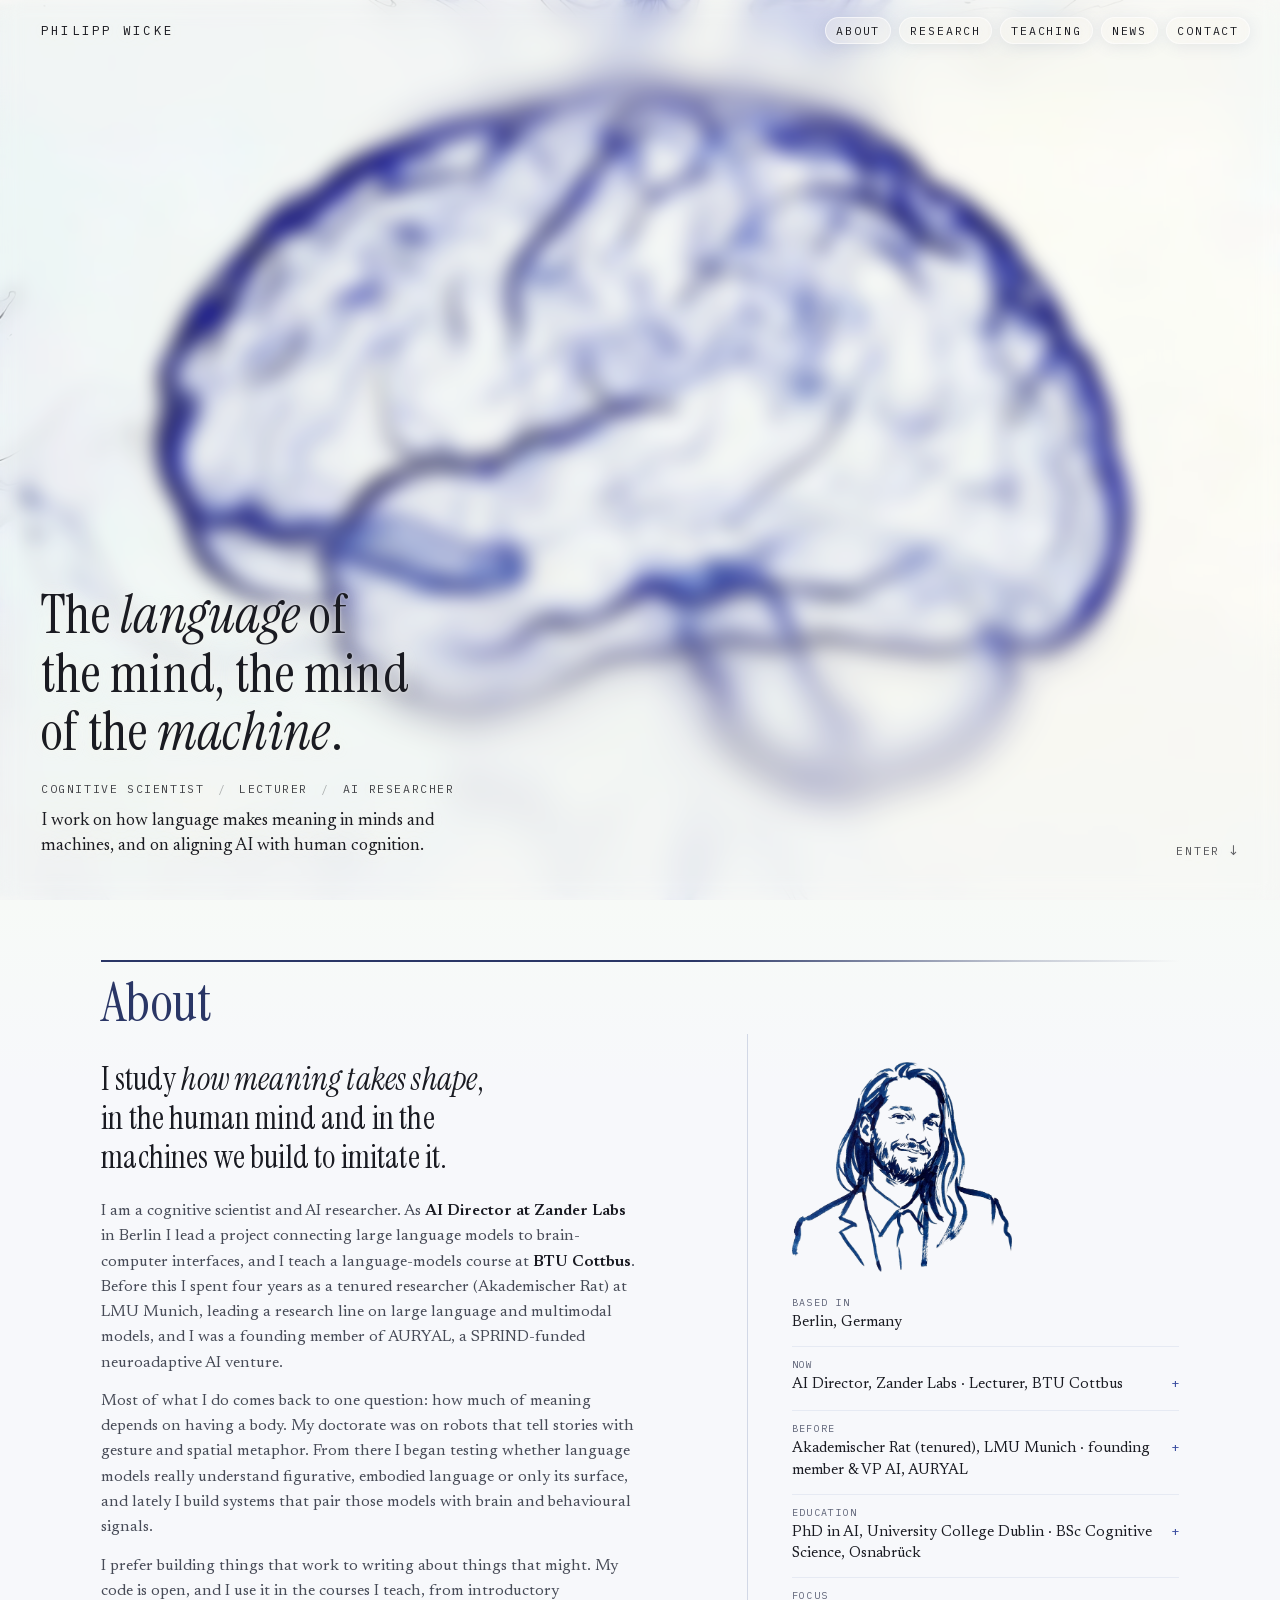
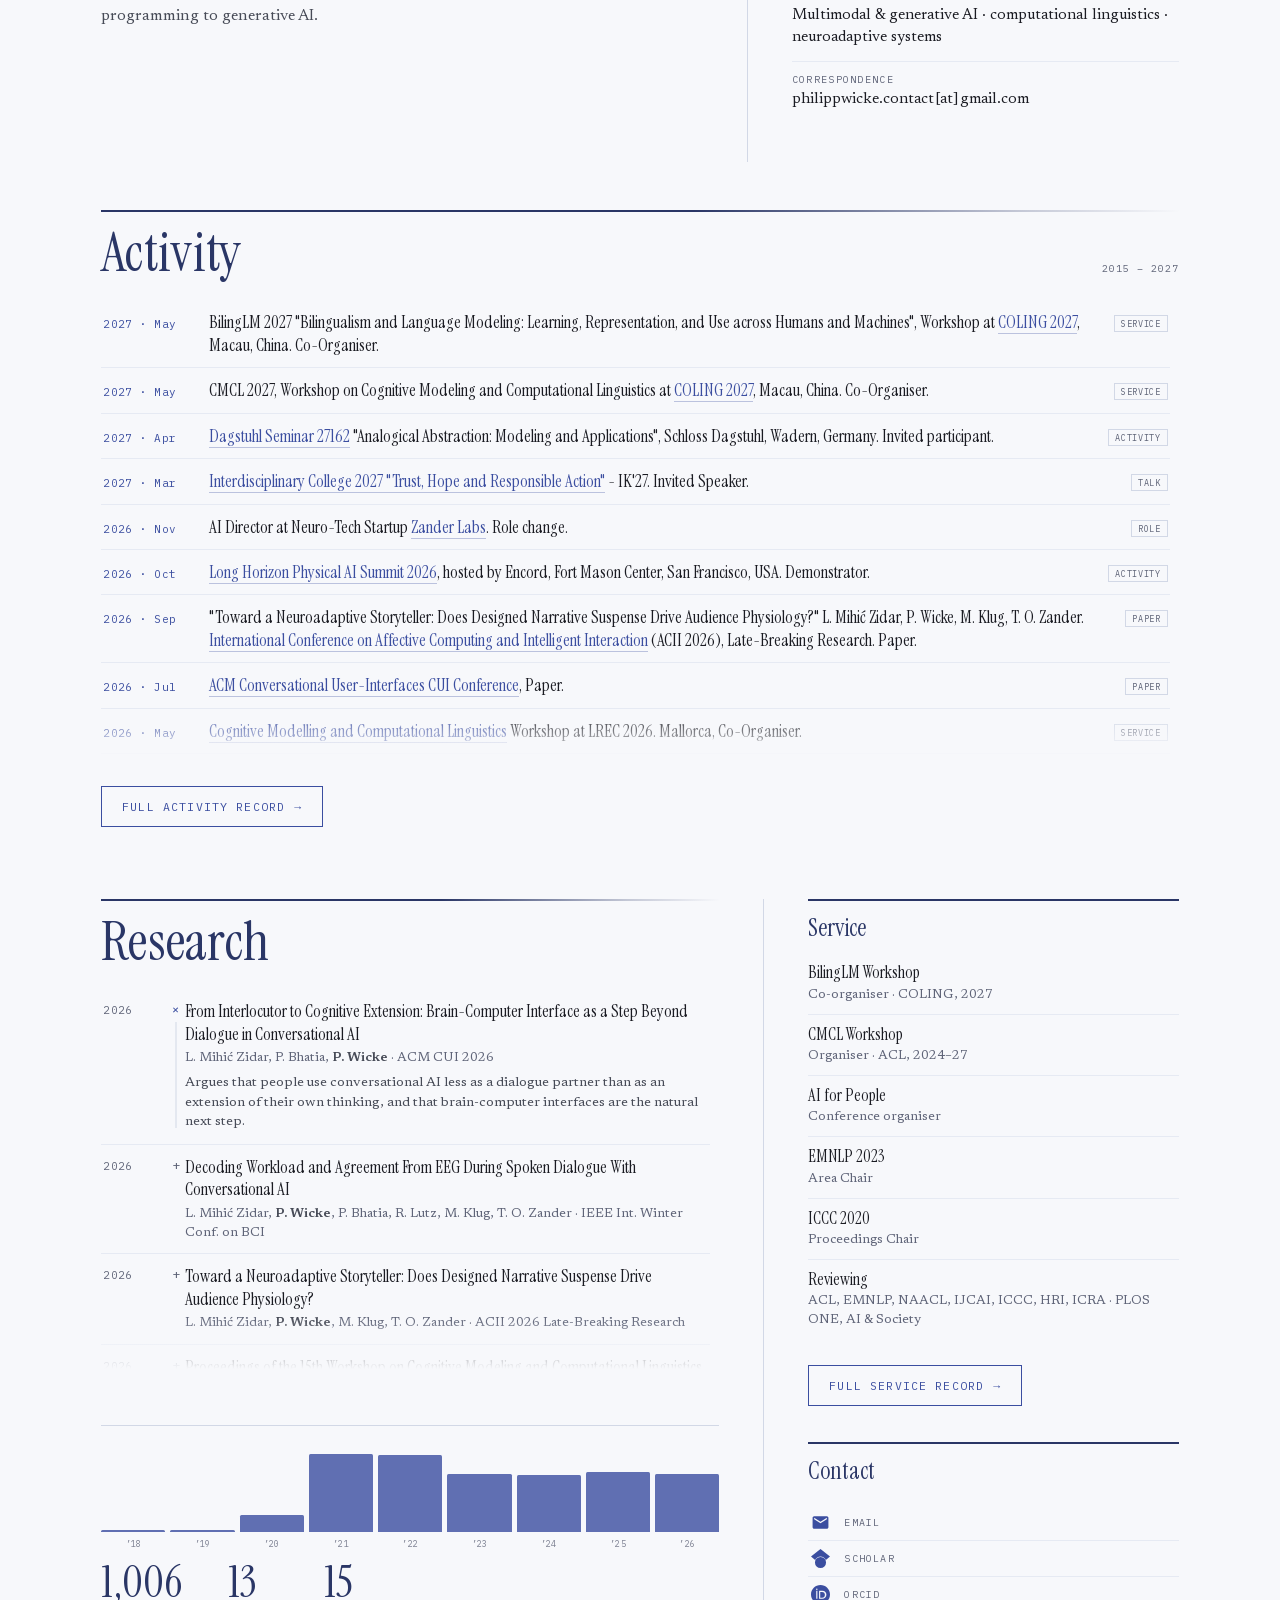
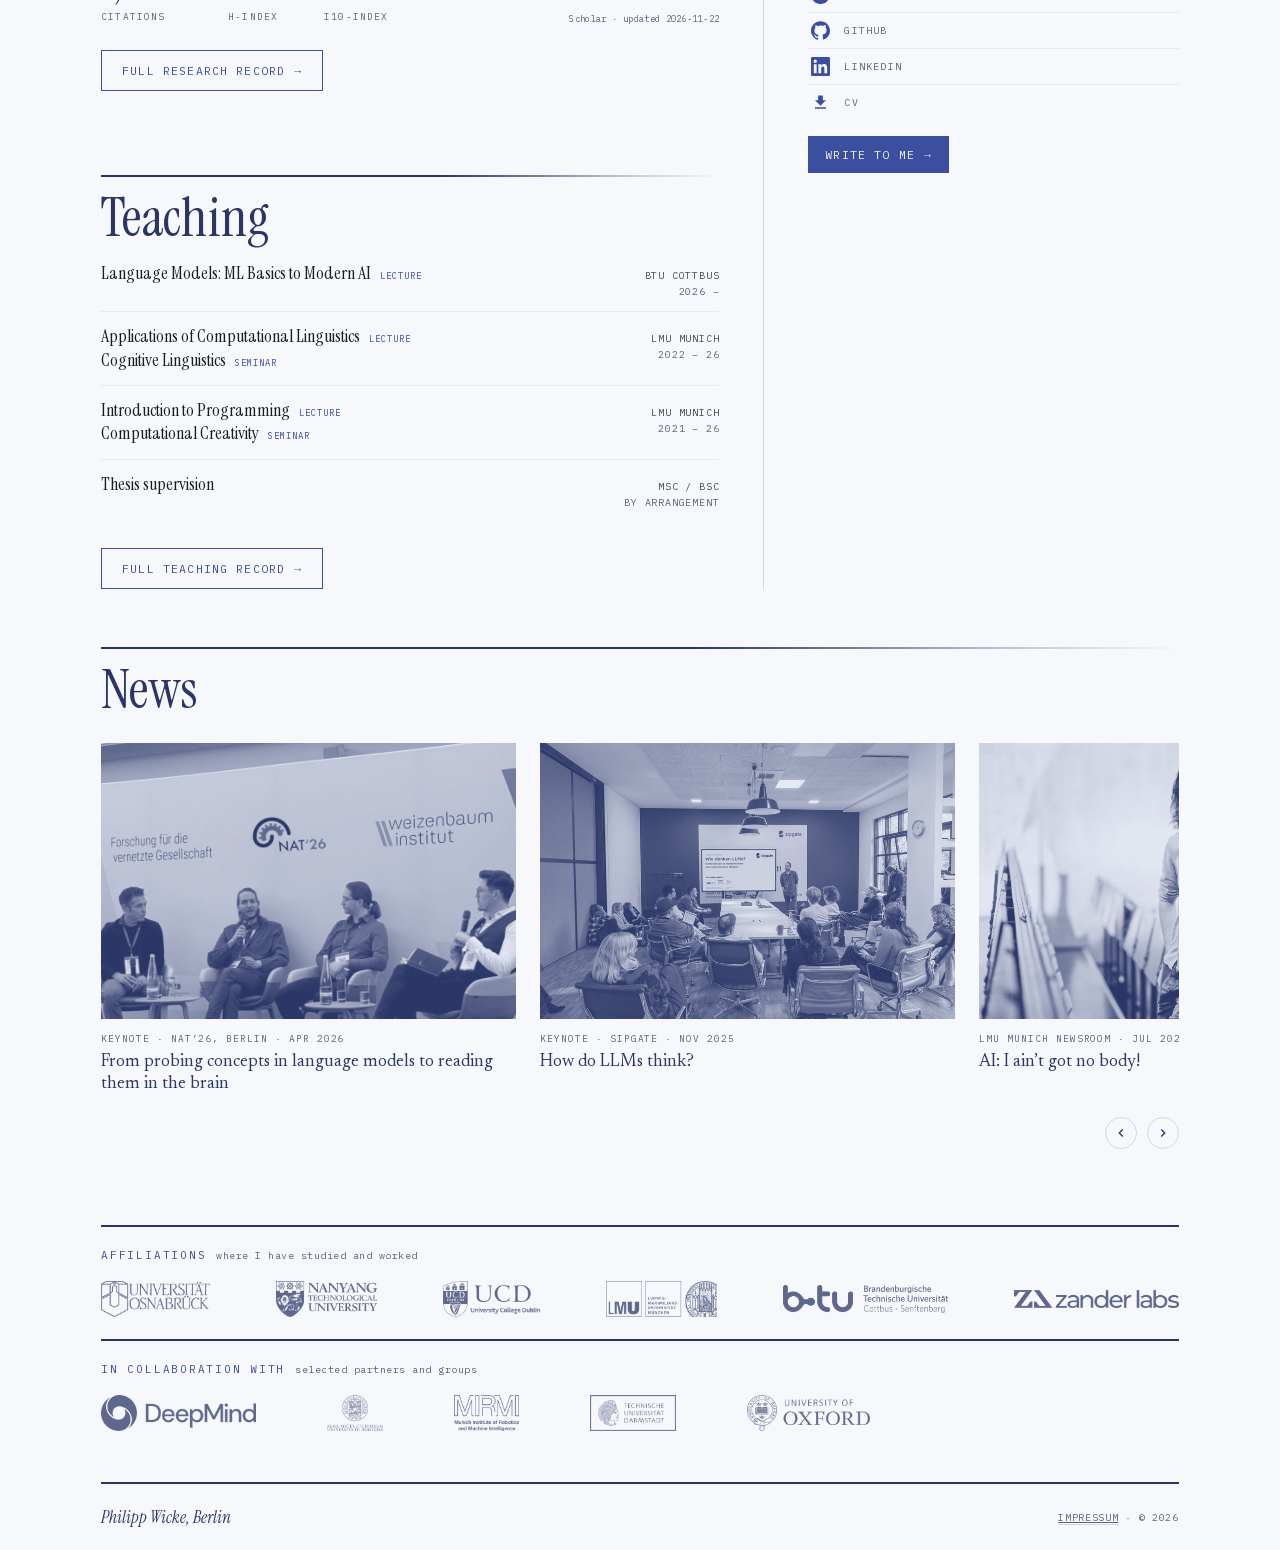
<file: index.html>
<!doctype html>
<html lang="en">
<head>
<meta charset="utf-8">
<meta name="viewport" content="width=device-width,initial-scale=1">
<title>Philipp Wicke</title>
<meta name="description" content="Cognitive scientist and AI researcher working on language, embodiment and neuroadaptive AI. AI Director at Zander Labs, lecturer at BTU Cottbus.">
<link rel="canonical" href="https://phil-wicke.com/">
<meta property="og:type" content="website">
<meta property="og:url" content="https://phil-wicke.com/">
<meta property="og:title" content="Philipp Wicke">
<meta property="og:description" content="Cognitive scientist and AI researcher. AI Director at Zander Labs, lecturer at BTU Cottbus.">
<meta property="og:image" content="https://phil-wicke.com/assets/hero-seq-poster.jpg">
<meta name="twitter:card" content="summary_large_image">
<link rel="icon" type="image/svg+xml" href="assets/favicon.svg">
<link rel="icon" type="image/png" sizes="32x32" href="assets/favicon-32.png">
<link rel="apple-touch-icon" href="assets/apple-touch-icon.png">
<link rel="stylesheet" href="assets/fonts/fonts.css">
<style>
  :root{ --ink:#1a1b22; --accent:#3b4ea0; --edge:clamp(20px,3.2vw,46px);
    --paper:#f7f8fb; --ink-soft:#474b57; --ink-mute:#5f6478; --rule:#d2d8e6; --rule-soft:#e6eaf3; --line:#2a3666; }
  *{box-sizing:border-box;margin:0;padding:0;}
  html{scroll-behavior:smooth;scroll-padding-top:62px;}
  body{font-family:"IBM Plex Mono",ui-monospace,monospace;color:var(--ink);background:var(--paper);
    -webkit-font-smoothing:antialiased;}

  /* ============ FLOATING NAV (carries from the hero across the page) ============ */
  .floatnav{position:fixed;top:0;left:0;right:0;z-index:30;
    display:flex;align-items:center;justify-content:space-between;
    padding:clamp(15px,2vw,22px) var(--edge);
    border-bottom:1px solid transparent;transition:background .3s ease,border-color .3s ease;}
  .floatnav.docked{background:rgba(247,248,251,.82);
    -webkit-backdrop-filter:blur(12px) saturate(1.04);backdrop-filter:blur(12px) saturate(1.04);
    border-bottom-color:var(--line);}
  .floatnav .brand{font-family:"IBM Plex Mono",monospace;font-size:12.5px;letter-spacing:.18em;
    text-transform:uppercase;color:var(--ink);text-decoration:none;white-space:nowrap;}
  .floatnav nav{display:flex;gap:30px;}
  .floatnav nav a{position:relative;color:var(--ink);text-decoration:none;font-size:11.5px;letter-spacing:.16em;
    text-transform:uppercase;opacity:.72;transition:opacity .25s ease;}
  .floatnav nav a:hover,.floatnav nav a:focus-visible{opacity:1;}
  /* legible over the video; dropped once docked over solid content */
  .floatnav:not(.docked) .brand,.floatnav:not(.docked) nav a{text-shadow:0 1px 16px rgba(246,245,236,.8),0 0 3px rgba(246,245,236,.6);}
  /* frosted-glass chips appear when the hero frost settles (staggered via .wake) */
  .floatnav nav a::before{content:"";position:absolute;inset:-6px -11px;z-index:-1;border-radius:100px;
    -webkit-backdrop-filter:blur(6px) saturate(1.08);backdrop-filter:blur(6px) saturate(1.08);
    background:rgba(248,247,240,.36);border:1px solid rgba(255,255,255,.6);
    box-shadow:0 2px 16px rgba(80,95,150,.12);opacity:0;transform:scale(.84);transition:opacity .6s ease,transform .6s ease;}
  .floatnav nav a.wake::before{opacity:1;transform:scale(1);}
  .floatnav nav a.cue.wake{opacity:1;}
  .floatnav.docked nav a::before{opacity:0;}
  .floatnav.docked nav a{opacity:1;}

  /* ============ HERO (first screen) ============ */
  .stage{position:relative;height:100vh;height:100svh;overflow:hidden;background:#f8f4eb;}  /* the cream of the video's first frame */
  .stage .bg{position:absolute;inset:0;width:100%;height:100%;object-fit:cover;z-index:0;}
  /* the settled-brain still is the END frame: it sits above the video but stays invisible while the clip plays
     (the video's poster is the first frame). It fades in once the clip has settled on that same frame, or as the
     fallback (reduced motion, blocked autoplay, video failed or never started) */
  .stage .still{opacity:0;pointer-events:none;transition:opacity 1.6s ease;}
  .stage.static .still{opacity:1;}
  .scrim{position:absolute;inset:0;pointer-events:none;background:linear-gradient(180deg,
    rgba(247,248,251,.22) 0%, rgba(247,248,251,0) 16%, rgba(247,248,251,0) 66%, rgba(247,248,251,.55) 100%);}
  .frost{position:absolute;left:0;right:0;z-index:1;pointer-events:none;
    -webkit-backdrop-filter:blur(18px) saturate(1.04);backdrop-filter:blur(18px) saturate(1.04);
    background:rgba(246,245,236,.20);}
  .frost-top{top:0;height:17%;
    -webkit-mask-image:linear-gradient(180deg,#000 52%,transparent 100%);mask-image:linear-gradient(180deg,#000 52%,transparent 100%);}
  .frost-bottom{bottom:0;height:34%;
    -webkit-mask-image:linear-gradient(0deg,#000 58%,transparent 100%);mask-image:linear-gradient(0deg,#000 58%,transparent 100%);}
  .frost-full{position:absolute;inset:0;z-index:1;pointer-events:none;opacity:0;
    -webkit-backdrop-filter:blur(10px) saturate(1.03);backdrop-filter:blur(10px) saturate(1.03);
    background:rgba(246,245,236,.10);transition:opacity 4s ease;}
  .stage.resting .frost-full{opacity:1;}
  .stage.breathing .frost-full{animation:glassbreath 14s ease-in-out 1s infinite alternate;}
  @keyframes glassbreath{from{opacity:1} to{opacity:.93}}

  /* easter egg: a glowing point on the brain, behind the frost (z-index:0, so the settled frost diffuses it); revealed only once resting, drifting very slowly and pulsing faintly. Links to Karl Friston's free-energy-principle clip. */
  .egg{position:absolute;z-index:0;top:43%;left:63%;width:13px;height:13px;transform:translate(-50%,-50%);border-radius:50%;opacity:0;pointer-events:none;transition:opacity 2.6s ease 4.2s;animation:eggdrift 30s ease-in-out infinite;}
  .stage.resting .egg{opacity:1;pointer-events:auto;}
  .egg::before{content:"";position:absolute;top:50%;left:50%;width:11px;height:11px;transform:translate(-50%,-50%);border-radius:50%;background:rgba(72,96,178,.98);box-shadow:0 0 12px 5px rgba(72,96,178,.7),0 0 30px 14px rgba(72,96,178,.38);animation:eggpulse 5.5s ease-in-out infinite;}
  @keyframes eggdrift{0%{transform:translate(calc(-50% - 13px),calc(-50% - 8px));}25%{transform:translate(calc(-50% + 11px),calc(-50% - 14px));}50%{transform:translate(calc(-50% + 14px),calc(-50% + 11px));}75%{transform:translate(calc(-50% - 9px),calc(-50% + 13px));}100%{transform:translate(calc(-50% - 13px),calc(-50% - 8px));}}
  @keyframes eggpulse{0%,100%{transform:translate(-50%,-50%) scale(.86);opacity:.7;}50%{transform:translate(-50%,-50%) scale(1.22);opacity:.98;}}
  @media (prefers-reduced-motion:reduce){ .egg,.egg::before{animation:none;} }

  .frame{position:relative;z-index:2;pointer-events:none;height:100%;display:flex;flex-direction:column;justify-content:flex-end;
    padding:var(--edge);padding-bottom:calc(var(--edge) + env(safe-area-inset-bottom,0px));}
  .statement,.meta,.lede,.enter{text-shadow:0 1px 16px rgba(246,245,236,.8),0 0 3px rgba(246,245,236,.6);}
  .id{max-width:min(62ch,52vw);}
  .statement{font-family:"Instrument Serif",Georgia,serif;font-weight:400;
    font-size:clamp(34px,4.2vw,60px);line-height:1.08;letter-spacing:.005em;}
  .statement em{font-style:italic;}
  .meta{margin-top:20px;display:flex;gap:13px;flex-wrap:wrap;font-size:11.5px;
    letter-spacing:.14em;text-transform:uppercase;opacity:.82;}
  .meta .sep{opacity:.4;}
  .lede{margin-top:13px;max-width:44ch;font-family:"Newsreader",Georgia,serif;font-weight:400;font-size:clamp(15px,1.5vw,18px);line-height:1.4;color:var(--ink);}
  .enter{position:absolute;z-index:3;right:var(--edge);bottom:calc(var(--edge) + env(safe-area-inset-bottom,0px));
    color:var(--ink);text-decoration:none;font-size:11.5px;letter-spacing:.16em;text-transform:uppercase;
    opacity:.72;display:inline-flex;align-items:center;gap:9px;transition:opacity .25s ease;}
  .enter:hover,.enter:focus-visible{opacity:1;}
  .enter .arr{font-size:14px;transition:transform .3s ease;}
  .enter:hover .arr{transform:translateY(3px);}
  a:focus-visible{outline:2px solid var(--accent);outline-offset:3px;border-radius:2px;}
  @media (prefers-reduced-motion:reduce){
    video.bg{display:none;}
    .stage .still{opacity:1;transition:none;}
    .frost-full,.enter,.enter .arr{transition:none;}
    .stage.breathing .frost-full{animation:none;}
    .floatnav nav a::before{transition:none;transform:none;}
  }

  /* ============ CANVAS 2 — content (broadsheet, in our language) ============ */
  #canvas2{background:linear-gradient(180deg,#f7faf7 0,var(--paper) 180px) no-repeat,var(--paper);color:var(--ink);}
  .content{max-width:1180px;margin:0 auto;padding:clamp(34px,5vw,60px) clamp(20px,4vw,56px) 0;}
  .tnum{font-variant-numeric:tabular-nums lining-nums;}
  .sec{padding-top:clamp(48px,7vw,84px);scroll-margin-top:62px;}
  #about{scroll-margin-top:62px;} #canvas2{scroll-margin-top:0;}
  .sechead{display:flex;align-items:baseline;gap:14px;border-top:2px solid var(--line);border-image:linear-gradient(90deg,var(--line) 55%,rgba(42,54,102,.25) 85%,transparent 100%) 1;padding:14px 0 4px;}
  .sechead .kick{font-family:"IBM Plex Mono",monospace;font-size:11.5px;letter-spacing:.16em;text-transform:uppercase;color:var(--accent);}
  .sechead h2{margin:0;font-family:"Instrument Serif",serif;font-weight:400;font-size:clamp(30px,4.6vw,54px);line-height:1;letter-spacing:.005em;color:var(--line);}
  .sechead .tag{margin-left:auto;font-family:"IBM Plex Mono",monospace;font-size:10px;letter-spacing:.1em;text-transform:uppercase;color:var(--ink-mute);align-self:flex-end;padding-bottom:5px;}
  /* News / in the press: any photo is mapped to a navy-to-paper duotone (SVG #duo) so disparate press images cohere */
  .duo-def{position:absolute;width:0;height:0;}
  .news-sec{margin-top:58px;}
  .news{display:flex;gap:24px;margin-top:22px;overflow-x:auto;scroll-snap-type:x mandatory;scroll-behavior:smooth;-webkit-overflow-scrolling:touch;scrollbar-width:none;padding-bottom:2px;}
  .news::-webkit-scrollbar{display:none;}
  .ni{flex:0 0 calc(40% - 16px);scroll-snap-align:start;color:inherit;text-decoration:none;}
  .news-nav{display:flex;justify-content:flex-end;gap:10px;margin-top:20px;}
  .news-nav button{width:32px;height:32px;border-radius:50%;border:1px solid var(--rule);background:none;color:var(--line);cursor:pointer;display:inline-flex;align-items:center;justify-content:center;transition:border-color .2s ease,color .2s ease;}
  .news-nav button:hover{border-color:var(--accent);color:var(--accent);}
  .news-nav button svg{width:16px;height:16px;fill:currentColor;}
  @media(max-width:920px){ .ni{flex:0 0 calc(58% - 12px);} }
  @media(max-width:600px){ .ni{flex:0 0 84%;} }
  .ni-img{display:block;aspect-ratio:3/2;overflow:hidden;background:var(--line);}
  .ni-img img{display:block;width:100%;height:100%;object-fit:cover;filter:url(#duo);transition:transform .55s cubic-bezier(.2,.7,.2,1);}
  .ni:hover .ni-img img,.ni:focus-visible .ni-img img{transform:scale(1.045);}
  .ni-txt{display:block;margin-top:13px;}
  .ni-meta{display:block;font-family:"IBM Plex Mono",monospace;font-size:9.5px;letter-spacing:.1em;text-transform:uppercase;color:var(--ink-mute);}
  .ni-h{display:block;margin-top:7px;font-family:"Newsreader",Georgia,serif;font-size:17px;line-height:1.25;color:var(--line);transition:color .2s ease;}
  .ni:hover .ni-h,.ni:focus-visible .ni-h{color:var(--accent);}
  .fold{display:grid;grid-template-columns:1.5fr 1fr;gap:0;}
  .fold__lead{padding:26px 44px 40px 0;border-right:1px solid var(--rule);}
  .fold__aside{padding:26px 0 40px 44px;}
  .deck{font-family:"Instrument Serif",serif;font-weight:400;font-size:clamp(22px,2.6vw,32px);line-height:1.22;letter-spacing:.005em;color:var(--ink);margin:0 0 22px;max-width:26ch;}
  .deck em{font-style:italic;}
  .bodytext{font-family:"Newsreader",Georgia,serif;font-size:16px;line-height:1.58;color:var(--ink-soft);max-width:60ch;}
  .bodytext p{margin:0 0 13px;}.bodytext b{color:var(--ink);font-weight:600;}
  .factsheet dt{font-family:"IBM Plex Mono",monospace;font-size:10px;letter-spacing:.13em;text-transform:uppercase;color:var(--ink-mute);padding-top:11px;border-top:1px solid var(--rule-soft);}
  .factsheet dt:first-child{border-top:0;padding-top:0;}
  .factsheet dd{margin:3px 0 12px;font-family:"Newsreader",Georgia,serif;font-size:15px;color:var(--ink);line-height:1.45;}
  .portrait{display:block;width:min(220px,72%);height:auto;margin:2px 0 24px;}
  /* expandable factsheet rows: a minimal +/x toggle reveals a short paragraph */
  .dd-x{display:flex;justify-content:space-between;align-items:baseline;gap:12px;width:100%;min-height:24px;background:none;border:0;padding:0;margin:0;font-family:"Newsreader",Georgia,serif;font-size:15px;line-height:1.45;color:var(--ink);text-align:left;cursor:pointer;}
  .dd-x:hover{color:var(--accent);}
  .dd-i{flex:none;font-family:"IBM Plex Mono",monospace;font-size:13px;line-height:1;color:var(--accent);transition:transform .3s ease;}
  .dd-x[aria-expanded="true"] .dd-i{transform:rotate(45deg);}
  .dd-m{max-height:0;overflow:hidden;opacity:0;margin:0;font-family:"Newsreader",Georgia,serif;font-size:13.5px;line-height:1.5;color:var(--ink-soft);transition:max-height .45s ease,opacity .35s ease,margin .45s ease;}
  .dd-m.on{max-height:280px;opacity:1;margin:7px 0 2px;}
  .entries{list-style:none;margin:0;padding:0;}
  .entry{display:grid;grid-template-columns:60px 1fr;gap:18px;padding:15px 0;border-top:1px solid var(--rule-soft);}
  .entry:first-child{border-top:0;}
  .entry .yr{font-family:"IBM Plex Mono",monospace;font-size:12.5px;font-weight:500;color:var(--accent);padding-top:4px;}
  .entry h3{margin:0 0 4px;font-family:"Instrument Serif",serif;font-weight:400;font-size:20px;line-height:1.2;color:var(--ink);}
  .entry h3 a{color:inherit;text-decoration:none;transition:color .14s ease;}
  .entry h3 a:hover{color:var(--accent);}
  .entry .note{margin:0;font-family:"Newsreader",Georgia,serif;font-size:14.5px;line-height:1.45;color:var(--ink-soft);max-width:60ch;}
  .entry .meta{margin-top:6px;display:flex;flex-wrap:wrap;gap:6px 11px;font-family:"IBM Plex Mono",monospace;font-size:10px;letter-spacing:.06em;text-transform:uppercase;color:var(--ink-mute);}
  .entry .meta .venue{color:var(--ink-soft);}
  .entry .meta .pill{border:1px solid var(--rule);padding:2px 7px;}
  .morelink{margin:16px 0 0;font-family:"IBM Plex Mono",monospace;font-size:11px;letter-spacing:.07em;text-transform:uppercase;color:var(--ink-mute);}
  .morelink a{color:var(--accent);border-bottom:1px solid rgba(59,78,160,.4);}
  .morelink a:hover{border-bottom-color:var(--accent);}
  .btn-line{display:inline-flex;align-items:center;gap:9px;margin-top:26px;
    font-family:"IBM Plex Mono",monospace;font-size:11.5px;letter-spacing:.1em;text-transform:uppercase;
    color:var(--accent);text-decoration:none;border:1px solid var(--accent);padding:12px 20px;transition:background .15s ease,color .15s ease;}
  .btn-line:hover{background:var(--accent);color:#fff;}
  .btn-line .a{transition:transform .25s ease;}.btn-line:hover .a{transform:translateX(3px);}
  /* recent-activity feed: top of the timeline, scroll for more (full record on activity.html) */
  .recent-wrap{position:relative;margin-top:16px;}
  .recent-wrap::after{content:"";position:absolute;left:0;right:7px;bottom:0;height:52px;background:linear-gradient(transparent,var(--paper));pointer-events:none;}
  .recent-wrap::before{content:"";position:absolute;left:0;right:7px;top:0;height:40px;background:linear-gradient(var(--paper),transparent);pointer-events:none;z-index:1;opacity:0;transition:opacity .25s ease;}
  .recent-wrap.scrolled::before{opacity:1;}
  .recent{max-height:460px;overflow-y:auto;padding-right:9px;padding-bottom:52px;}
  .recent::-webkit-scrollbar{width:5px;}
  .recent::-webkit-scrollbar-thumb{background:var(--rule);border-radius:3px;}
  .recent::-webkit-scrollbar-track{background:transparent;}
  .recent .e{display:grid;grid-template-columns:92px 1fr auto;gap:14px;align-items:baseline;padding:11px 2px;border-top:1px solid var(--rule-soft);}
  .recent .e:first-child{border-top:0;}
  .recent .e .yr{font-family:"IBM Plex Mono",monospace;font-size:11px;letter-spacing:.03em;color:var(--accent);padding-top:4px;white-space:nowrap;}
  .recent .e .d{font-family:"Instrument Serif",serif;font-size:17px;line-height:1.32;color:var(--ink);}
  .recent .e .d a{color:var(--accent);text-decoration:none;border-bottom:1px solid rgba(59,78,160,.32);}
  .recent .e .d a:hover{border-bottom-color:var(--accent);}
  .recent .e .ty{font-family:"IBM Plex Mono",monospace;font-size:8.5px;letter-spacing:.08em;text-transform:uppercase;color:var(--ink-mute);border:1px solid var(--rule);padding:2px 6px;align-self:start;margin-top:4px;white-space:nowrap;}
  /* publications feed: the full Google Scholar list, scrollable, with subtle live per-paper citations */
  .recent.papers{max-height:380px;}
  .papers .e .yr{color:var(--ink-mute);}   /* mute the per-row year so blue isn't repeated down the column */
  .papers .e{grid-template-columns:50px 1fr;align-items:start;}
  .papers .e .yr{padding-top:3px;}
  .papers .e .d a{color:var(--ink);border-bottom:1px solid transparent;}
  .papers .e .d a:hover{color:var(--accent);border-bottom-color:var(--accent);}
  .papers .e .au{display:block;font-family:"Newsreader",Georgia,serif;font-size:13px;line-height:1.45;color:var(--ink-mute);margin-top:4px;}
  .papers .e .au b{color:var(--ink-soft);font-weight:500;}
  /* left toggle gutter: a + sits to the left of the title; expanding turns it to x and drops a thin line to the description */
  .papers .e .d.hasexp{display:flex;gap:0;}
  .papers .pex-t{flex:none;width:18px;align-self:stretch;position:relative;background:none;border:0;padding:0;margin:0;cursor:pointer;}
  .papers .pex-t::before{content:"";position:absolute;top:0;bottom:0;left:-4px;right:-3px;}  /* widens the tap target to >=24px without moving the layout */
  .papers .pex-i{position:absolute;top:3px;left:50%;transform:translateX(-50%);font-family:"IBM Plex Mono",monospace;font-size:13px;line-height:1;color:var(--ink-mute);transition:transform .3s ease,color .2s ease;}
  .papers .pex-t:hover .pex-i{color:var(--accent);}
  .papers .pex-t[aria-expanded="true"] .pex-i{transform:translateX(-50%) rotate(45deg);color:var(--accent);}
  .papers .pex-t::after{content:"";position:absolute;left:50%;transform:translateX(-50%);top:22px;bottom:5px;width:1px;background:var(--rule);opacity:0;transition:opacity .35s ease;}
  .papers .pex-t[aria-expanded="true"]::after{opacity:1;}
  .papers .pex-body{flex:1;min-width:0;}
  .papers .pex-au{display:block;font-family:"Newsreader",Georgia,serif;font-size:13px;line-height:1.45;color:var(--ink-mute);margin-top:4px;}
  .papers .pex-au b{color:var(--ink-soft);font-weight:600;}
  .papers .pex{max-height:200px;opacity:1;overflow:hidden;margin:6px 0 0;font-family:"Newsreader",Georgia,serif;font-size:13.5px;line-height:1.45;color:var(--ink-soft);transition:max-height .4s ease,opacity .3s ease,margin .4s ease;}
  .papers .pex.collapsed{max-height:0;opacity:0;margin-top:0;}
  .papers .cit{text-align:right;white-space:nowrap;padding-top:4px;}
  .papers .cit b{display:block;font-family:"IBM Plex Mono",monospace;font-weight:500;font-size:12.5px;color:var(--ink-soft);font-variant-numeric:tabular-nums;}
  .papers .cit span{display:block;font-family:"IBM Plex Mono",monospace;font-size:8.5px;letter-spacing:.06em;color:var(--ink-mute);margin-top:1px;}
  @media (max-width:560px){ .recent .e{grid-template-columns:1fr auto;} .recent .e .yr{grid-column:1/-1;padding-top:0;} }
  /* citation overview — dynamic, from assets/scholar.json (refreshed by a scheduled Scholar fetch) */
  .scholar{border-top:1px solid var(--rule);margin-top:56px;padding-top:28px;}
  .sch-bars{display:flex;align-items:flex-end;gap:5px;height:78px;margin-bottom:30px;}
  .sch-bars .bar{flex:1;background:var(--accent);min-height:2px;border-radius:1.5px 1.5px 0 0;opacity:.8;position:relative;transition:opacity .15s ease;}
  .sch-bars .bar:hover{opacity:1;}
  .sch-bars .bar .yr{position:absolute;left:0;right:0;bottom:-17px;text-align:center;font-family:"IBM Plex Mono",monospace;font-size:8.5px;letter-spacing:.02em;color:var(--ink-mute);}
  .sch-meta{display:flex;align-items:flex-end;justify-content:space-between;flex-wrap:wrap;gap:14px 24px;}
  .sch-nums{display:flex;gap:clamp(22px,4vw,46px);}
  .snum b{display:block;font-family:"Instrument Serif",serif;font-weight:400;font-size:clamp(30px,3.8vw,44px);line-height:.95;color:var(--line);font-variant-numeric:tabular-nums;}
  .snum span{font-family:"IBM Plex Mono",monospace;font-size:9.5px;letter-spacing:.12em;text-transform:uppercase;color:var(--ink-mute);}
  .sch-link{text-align:right;font-family:"IBM Plex Mono",monospace;font-size:11px;letter-spacing:.07em;text-transform:uppercase;}
  .sch-link a{color:var(--accent);border-bottom:1px solid rgba(59,78,160,.4);}
  .sch-link a:hover{border-bottom-color:var(--accent);}
  .sch-upd{display:block;color:var(--ink-mute);font-size:9px;letter-spacing:.04em;text-transform:none;}
  .body2{display:grid;grid-template-columns:1.6fr 1fr;gap:0;margin-top:clamp(40px,6vw,72px);}
  #research{padding-top:0;}  /* align the Research and Service column rules on one baseline */
  .body2 .main{padding-right:44px;border-right:1px solid var(--rule);}
  .body2 .side{padding-left:44px;}
  .sideblock{margin-bottom:36px;}
  .sideblock h3{margin:0;font-family:"Instrument Serif",serif;font-weight:400;font-size:24px;border-top:2px solid var(--line);padding:11px 0 6px;color:var(--line);}
  .teach{list-style:none;margin:0;padding:0;}
  .teach li{display:grid;grid-template-columns:1fr auto;gap:10px 16px;align-items:baseline;padding:13px 0;border-top:1px solid var(--rule-soft);}
  .teach li:first-child{border-top:0;}
  .teach .tc{display:block;}
  .teach .tt{font-family:"Instrument Serif",serif;font-weight:400;font-size:18px;line-height:1.3;color:var(--ink);}
  .teach .fmt{font-family:"IBM Plex Mono",monospace;font-size:9px;letter-spacing:.1em;text-transform:uppercase;color:var(--accent);margin-left:9px;white-space:nowrap;}
  .teach .tnote{display:block;font-family:"Newsreader",Georgia,serif;font-size:13.5px;line-height:1.45;color:var(--ink-soft);margin-top:4px;}
  .teach .kind{font-family:"IBM Plex Mono",monospace;font-size:10px;letter-spacing:.08em;text-transform:uppercase;color:var(--ink-soft);text-align:right;white-space:nowrap;}
  .teach .kind span{display:block;color:var(--ink-mute);margin-top:3px;}
  /* service rows: same register as paper entries — serif carries the content, Newsreader annotates */
  .svc{list-style:none;margin:0;padding:0;}
  .svc li{padding:9px 0;border-top:1px solid var(--rule-soft);}
  .svc li:first-child{border-top:0;padding-top:2px;}
  .svc .st{display:block;font-family:"Instrument Serif",serif;font-size:16.5px;line-height:1.3;color:var(--ink);}
  .svc .sd{display:block;font-family:"Newsreader",Georgia,serif;font-size:13px;line-height:1.45;color:var(--ink-mute);margin-top:2px;}
  .clist{list-style:none;margin:0;padding:0;}
  .clist li{border-top:1px solid var(--rule-soft);}
  .clist li:first-child{border-top:0;}
  .clist .ci-row{display:flex;align-items:center;gap:12px;width:100%;padding:8px 0;background:none;border:0;cursor:pointer;color:inherit;text-decoration:none;font:inherit;text-align:left;}
  .clist .ci-ico{flex:none;width:24px;display:inline-flex;justify-content:center;line-height:0;}
  .clist .ci{width:19px;height:19px;fill:var(--accent);transition:fill .2s ease;display:block;}
  .clist .lab{font-family:"IBM Plex Mono",monospace;font-size:10px;letter-spacing:.12em;text-transform:uppercase;color:var(--ink-mute);transition:color .2s ease;}
  .clist .ci-row:hover .ci,.clist .ci-row:focus-visible .ci{fill:var(--line);}
  .clist .ci-row:hover .lab,.clist .ci-row:focus-visible .lab{color:var(--ink);}
  .cta{margin-top:16px;display:inline-flex;align-items:center;gap:9px;background:var(--accent);color:#f3f1ea;font-family:"IBM Plex Mono",monospace;font-size:11.5px;letter-spacing:.1em;text-transform:uppercase;padding:11px 17px;border:0;cursor:pointer;}
  .cta:hover{background:#33458d;}
  /* affiliations & collaboration logo wall */
  .places{margin-top:clamp(44px,6vw,76px);}
  .places .grp{border-top:2px solid var(--line);padding-top:16px;margin-bottom:22px;}
  .places .grp:last-child{margin-bottom:0;}
  .places .lab{font-family:"IBM Plex Mono",monospace;font-size:11px;letter-spacing:.16em;text-transform:uppercase;color:var(--accent);}
  .places .sub{font-family:"IBM Plex Mono",monospace;font-size:10px;letter-spacing:.05em;color:var(--ink-mute);margin-left:10px;}
  .logo-row{display:flex;flex-wrap:wrap;align-items:center;justify-content:space-between;gap:22px 30px;margin-top:18px;}
  #collab-row{justify-content:flex-start;gap:24px clamp(40px,5.5vw,76px);}  /* fewer collaborators: keep them left */
  .logo-row img{max-height:36px;max-width:clamp(120px,14vw,165px);width:auto;height:auto;opacity:.74;transition:opacity .2s ease;}
  .logo-row img:hover{opacity:1;}
  @media (max-width:560px){ .logo-row img{max-height:28px;max-width:108px;} }
  .logo-row img{cursor:help;}
  /* tooltip showing the institution name behind each logo (hover) */
  .logotip{position:fixed;z-index:50;pointer-events:none;transform:translate(-50%,-100%);
    background:var(--line);color:#fff;font-family:"IBM Plex Mono",monospace;font-size:10px;letter-spacing:.02em;
    line-height:1.35;text-align:center;padding:5px 9px;border-radius:5px;max-width:230px;
    opacity:0;transition:opacity .14s ease;box-shadow:0 5px 18px rgba(42,54,102,.22);}
  .logotip.on{opacity:1;}
  .logotip::after{content:"";position:absolute;top:100%;left:50%;transform:translateX(-50%);
    border:5px solid transparent;border-top-color:var(--line);}
  .foot{margin-top:clamp(34px,4vw,52px);border-top:2px solid var(--line);}
  .foot .row{display:flex;flex-wrap:wrap;align-items:center;justify-content:space-between;gap:14px;padding:22px 0;font-family:"IBM Plex Mono",monospace;font-size:10px;letter-spacing:.07em;text-transform:uppercase;color:var(--ink-mute);}
  .foot .imprint{font-family:"Instrument Serif",serif;font-style:italic;font-size:17px;text-transform:none;letter-spacing:0;color:var(--line);}
  .foot a{color:var(--ink-mute);border-bottom:1px solid var(--rule);}.foot a:hover{color:var(--accent);border-bottom-color:var(--accent);}
  @media (max-width:860px){
    .fold,.body2{grid-template-columns:1fr;}
    .fold__lead{padding:22px 0 28px;border-right:0;border-bottom:1px solid var(--rule);}
    .fold__aside{padding:24px 0 8px;}
    .body2 .main{padding-right:0;border-right:0;border-bottom:1px solid var(--rule);padding-bottom:24px;margin-bottom:24px;}
    .body2 .side{padding-left:0;}
  }
  @media (max-width:680px){
    .floatnav{padding:4px var(--edge);}
    .floatnav .brand{font-size:9px;letter-spacing:.07em;}
    .floatnav nav{gap:6px;}
    .floatnav nav a{font-size:9px;letter-spacing:.05em;padding:14px 4px;line-height:1;}  /* ~42px tap height */
    .floatnav nav a::before{inset:8px 1px;}
    .statement{font-size:clamp(30px,9vw,46px);}
    .meta{gap:14px;max-width:62vw;} .meta .sep{display:none;}
    .id{max-width:90vw;}
    /* reserve a strip for the Enter cue so the lede can never run into it */
    .frame{padding-bottom:calc(var(--edge) + 44px + env(safe-area-inset-bottom,0px));}
  }
  @media (max-width:560px){ .entry{grid-template-columns:46px 1fr;gap:12px;} .teach li,.clist li{grid-template-columns:1fr;} .teach .kind{text-align:left;} }
</style>
</head>
<body>
  <header class="floatnav">
    <a class="brand" href="#top">Philipp Wicke</a>
    <nav aria-label="Sections">
      <a class="cue c0" href="#about">About</a>
      <a class="cue c1" href="#research">Research</a>
      <a class="cue c2" href="#teaching">Teaching</a>
      <a class="cue c3" href="#news">News</a>
      <a class="cue c4" href="#contact">Contact</a>
    </nav>
  </header>

  <main>
  <section class="stage" id="top">
    <video id="hero" class="bg" autoplay muted playsinline poster="assets/hero-seq-start.jpg">
      <source src="assets/hero-sequence.mp4" type="video/mp4" onerror="this.parentNode.setAttribute('data-failed','')"></video>
    <img class="bg still" src="assets/hero-seq-poster.jpg" alt="" fetchpriority="low" decoding="async">
    <div class="scrim"></div>
    <div class="frost frost-top"></div>
    <div class="frost frost-bottom"></div>
    <div class="frost-full"></div>
    <!-- easter egg: a subtly glowing point on the brain, revealed only once the frost settles; the ink-drop-into-brain is Karl Friston's free-energy-principle metaphor -->
    <a class="egg" href="https://youtu.be/NIu_dJGyIQI?t=326" target="_blank" rel="noopener noreferrer" aria-label="The ink drop: Karl Friston on the free-energy principle"></a>
    <div class="frame">
      <div class="id">
        <h1 class="statement">The <em>language</em> of<br>the mind, the mind<br>of the <em>machine</em>.</h1>
        <p class="meta">
          <span>Cognitive Scientist</span><span class="sep">/</span>
          <span>Lecturer</span><span class="sep">/</span>
          <span>AI Researcher</span>
        </p>
        <p class="lede">I work on how language makes meaning in minds and machines, and on aligning AI with human cognition.</p>
      </div>
    </div>
    <a class="enter cue c4" href="#canvas2" aria-label="Enter">Enter <span class="arr" aria-hidden="true">&darr;</span></a>
  </section>

  <section id="canvas2">
    <div class="content">
      <!-- ABOUT -->
      <section id="about" class="sec" style="padding-top:0;">
        <div class="sechead"><h2>About</h2></div>
        <div class="fold">
          <div class="fold__lead">
            <p class="deck">I study <em>how meaning takes shape</em>, in the human mind and in the machines we build to imitate&nbsp;it.</p>
            <div class="bodytext">
              <p>I am a cognitive scientist and AI researcher. As <b>AI Director at Zander Labs</b> in Berlin I lead a project connecting large language models to brain-computer interfaces, and I teach a language-models course at <b>BTU Cottbus</b>. Before this I spent four years as a tenured researcher (Akademischer Rat) at LMU Munich, leading a research line on large language and multimodal models, and I was a founding member of AURYAL, a SPRIND-funded neuroadaptive AI venture.</p>
              <p>Most of what I do comes back to one question: how much of meaning depends on having a body. My doctorate was on robots that tell stories with gesture and spatial metaphor. From there I began testing whether language models really understand figurative, embodied language or only its surface, and lately I build systems that pair those models with brain and behavioural signals.</p>
              <p>I prefer building things that work to writing about things that might. My code is open, and I use it in the courses I teach, from introductory programming to generative AI.</p>
            </div>
          </div>
          <aside class="fold__aside" aria-label="At a glance">
            <img class="portrait" src="assets/portrait.png" width="620" height="593" alt="Ink portrait of Philipp Wicke" loading="lazy">
            <dl class="factsheet">
              <dt>Based in</dt><dd>Berlin, Germany</dd>
              <dt>Now</dt><dd><button class="dd-x" type="button" aria-expanded="false">AI Director, Zander Labs &middot; Lecturer, BTU Cottbus<span class="dd-i" aria-hidden="true">+</span></button><p class="dd-m">At Zander Labs I lead the language side of a brain-computer interface: large language models that can use mental states for supportive and empathetic AI systems. At BTU Cottbus I teach the language-models course, from the machine-learning basics up to how current systems are built.</p></dd>
              <dt>Before</dt><dd><button class="dd-x" type="button" aria-expanded="false">Akademischer Rat (tenured), LMU Munich &middot; founding member &amp; VP AI, AURYAL<span class="dd-i" aria-hidden="true">+</span></button><p class="dd-m">At LMU Munich I held a permanent research post (Akademischer Rat) at the Center for Information and Language Processing, working on large language and multimodal models and supervising students. AURYAL is a SPRIND-funded venture I helped found; as its VP of AI I built and led the foundation-model work behind its neuroadaptive systems.</p></dd>
              <dt>Education</dt><dd><button class="dd-x" type="button" aria-expanded="false">PhD in AI, University College Dublin &middot; BSc Cognitive Science, Osnabr&uuml;ck<span class="dd-i" aria-hidden="true">+</span></button><p class="dd-m">My doctorate at University College Dublin asked whether a robot could tell a story with its body, using gesture and spatial metaphor the way people do; it passed without corrections. The cognitive-science degree at Osnabr&uuml;ck came first, and it set the question I have followed since: how much of meaning depends on having a body.</p></dd>
              <dt>Focus</dt><dd>Multimodal &amp; generative AI &middot; computational linguistics &middot; neuroadaptive systems</dd>
              <dt>Correspondence</dt><dd>philippwicke.contact&#8202;[at]&#8202;gmail.com</dd>
            </dl>
          </aside>
        </div>

        <div class="sechead" style="margin-top:48px;"><h2>Activity</h2><span class="tag">2015 &ndash; 2027</span></div>
        <div class="recent-wrap">
          <div class="recent" id="recent">
<!-- RECENT-START -->
<div class="e"><div class="yr tnum">2027 &middot; May</div><div class="d">BilingLM 2027 "Bilingualism and Language Modeling: Learning, Representation, and Use across Humans and Machines", Workshop at <a href="https://2027.coling-iccl.org/">COLING 2027</a>, Macau, China. Co-Organiser.</div><div class="ty">Service</div></div>
<div class="e"><div class="yr tnum">2027 &middot; May</div><div class="d">CMCL 2027, Workshop on Cognitive Modeling and Computational Linguistics at <a href="https://2027.coling-iccl.org/">COLING 2027</a>, Macau, China. Co-Organiser.</div><div class="ty">Service</div></div>
<div class="e"><div class="yr tnum">2027 &middot; Apr</div><div class="d"><a href="https://www.dagstuhl.de/27162">Dagstuhl Seminar 27162</a> "Analogical Abstraction: Modeling and Applications", Schloss Dagstuhl, Wadern, Germany. Invited participant.</div><div class="ty">Activity</div></div>
<div class="e"><div class="yr tnum">2027 &middot; Mar</div><div class="d"><a href="https://interdisciplinary-college.org/">Interdisciplinary College 2027 "Trust, Hope and Responsible Action"</a> - IK'27. Invited Speaker.</div><div class="ty">Talk</div></div>
<div class="e"><div class="yr tnum">2026 &middot; Nov</div><div class="d">AI Director at Neuro-Tech Startup <a href="https://www.zanderlabs.com/">Zander Labs</a>. Role change.</div><div class="ty">Role</div></div>
<div class="e"><div class="yr tnum">2026 &middot; Oct</div><div class="d"><a href="https://encord.com/long-horizon/">Long Horizon Physical AI Summit 2026</a>, hosted by Encord, Fort Mason Center, San Francisco, USA. Demonstrator.</div><div class="ty">Activity</div></div>
<div class="e"><div class="yr tnum">2026 &middot; Sep</div><div class="d">"Toward a Neuroadaptive Storyteller: Does Designed Narrative Suspense Drive Audience Physiology?" L. Mihić Zidar, P. Wicke, M. Klug, T. O. Zander. <a href="https://acii-conf.net/">International Conference on Affective Computing and Intelligent Interaction</a> (ACII 2026), Late-Breaking Research. Paper.</div><div class="ty">Paper</div></div>
<div class="e"><div class="yr tnum">2026 &middot; Jul</div><div class="d"><a href="https://cui.acm.org/2026/">ACM Conversational User-Interfaces CUI Conference</a>, Paper.</div><div class="ty">Paper</div></div>
<div class="e"><div class="yr tnum">2026 &middot; May</div><div class="d"><a href="https://sites.google.com/view/cmclworkshop/cfp">Cognitive Modelling and Computational Linguistics</a> Workshop at LREC 2026. Mallorca, Co-Organiser.</div><div class="ty">Service</div></div>
<div class="e"><div class="yr tnum">2026 &middot; May</div><div class="d">Senior AI Lead at Neuro-Tech Startup <a href="https://www.zanderlabs.com/">Zander Labs</a>. Role change.</div><div class="ty">Role</div></div>
<div class="e"><div class="yr tnum">2026 &middot; Apr</div><div class="d"><a href="https://www.dhbw.de/die-dhbw/dhbw-ai-transfer-congress">DHBW AI Transfer Congress</a>, Heilbronn, Germany. Program Committee.</div><div class="ty">Service</div></div>
<div class="e"><div class="yr tnum">2026 &middot; Apr</div><div class="d">International <a href="https://neuroadaptive.org/conference/2026/">Conference on Neuroadaptive Technology</a> 2026 (NAT'26). Keynote Speaker.</div><div class="ty">Talk</div></div>
<div class="e"><div class="yr tnum">2026 &middot; Mar</div><div class="d"><a href="https://interdisciplinary-college.org/">Interdisciplinary College 2026</a>, Bridging Realities of Brains, Language, and Technology. Chair, Lecturer, Organiser.</div><div class="ty">Talk</div></div>
<div class="e"><div class="yr tnum">2026 &middot; Mar</div><div class="d">"Neuroadaptive Architecture Integrating Synthetic Neural Feedback and Control" P. Bhatia, L. Becker, R. Lutz, L. Mihić Zidar, M. Klug, T. O. Zander, P. Wicke. <a href="https://interdisciplinary-college.org/">Interdisciplinary College 2026</a>, Poster.</div><div class="ty">Paper</div></div>
<div class="e"><div class="yr tnum">2026 &middot; Feb</div><div class="d">"Decoding Workload and Agreement From EEG During Spoken Dialogue With Conversational AI" L. Mihić Zidar, P. Wicke, P. Bhatia, R. Lutz, M. Klug, T. O. Zander. <a href="https://brain.korea.ac.kr/bci2026/acceptedpaper.php">International Winter Conference on Brain-Computer Interface</a> (BCI 2026), Korea University. Paper.</div><div class="ty">Paper</div></div>
<div class="e"><div class="yr tnum">2026 &middot; Jan</div><div class="d"><a href="https://qualiastudios.dev/">Qualia</a> Meeting - Embodied '26. Copenhagen. AI in Robotics Meeting. Attendance.</div><div class="ty">Activity</div></div>
<div class="e"><div class="yr tnum">2025 &middot; Nov</div><div class="d">Area Chair ACL "Linguistic theories, Cognitive Modeling and Psycholinguistics". Area Chair.</div><div class="ty">Service</div></div>
<div class="e"><div class="yr tnum">2025 &middot; Nov</div><div class="d">sipgate Tech-Day 2025. Düsseldorf, Germany. Keynote Speaker.</div><div class="ty">Talk</div></div>
<div class="e"><div class="yr tnum">2025 &middot; Oct</div><div class="d">VP AI, Lead AI Scientist at Neuro-Tech Startup <a href="https://auryal.com/">AURYAL</a>. Role change.</div><div class="ty">Role</div></div>
<div class="e"><div class="yr tnum">2025 &middot; Oct</div><div class="d">"<a href="https://graduateschool.charite.de/incredible_research_conference_2025">(In)Credible Research Conference 2025</a>" Charité Graduate Studies Support (Berlin University Alliance). Panelist.</div><div class="ty">Service</div></div>
<div class="e"><div class="yr tnum">2025 &middot; Sep</div><div class="d">"<a href="https://www.cas.lmu.de/de/veranstaltungen/veranstaltung/on-non-verbal-behavior-and-embodiment-in-human-ai-communication.html">On Non-Verbal Behavior and Embodiment in Human-AI Communication</a>" Center for Advanced Studies Workshop at LMU. Organiser.</div><div class="ty">Service</div></div>
<div class="e"><div class="yr tnum">2025 &middot; Aug</div><div class="d"><a href="https://2025.aclweb.org/">ACL'25</a> - "<a href="https://openreview.net/pdf?id=HeOBD9V9NE">Time Course MechInterp: Analyzing the Evolution of Components and Knowledge in Large Language Models</a>" A. D. Hakimi, A. Modarressi, P. Wicke, H. Schuetze. ACL Findings (long). Co-Author.</div><div class="ty">Paper</div></div>
<div class="e"><div class="yr tnum">2025 &middot; Aug</div><div class="d"><a href="https://2025.ijcai.org/">IJCAI'25</a> - <a href="https://2025.ijcai.org/call-for-papers-ai-arts-creativity/">AI, Arts and Creativity</a>. Special Track Program Committee Member. Reviewer.</div><div class="ty">Service</div></div>
<div class="e"><div class="yr tnum">2025 &middot; Jul</div><div class="d">"<a href="https://www.lmu.de/en/newsroom/news-overview/news/ai-i-aint-got-no-body.html">AI: I ain’t got no body!</a>" LMU Newsroom Article. Press release.</div><div class="ty">Paper</div></div>
<div class="e"><div class="yr tnum">2025 &middot; Jul</div><div class="d"><a href="https://analogy-angle.github.io/">Workshop on Analogical Abstraction in Cognition, Perception, and Language (Analogy-Angle II)</a> at ACL 2025, Vienna. PC Member.</div><div class="ty">Service</div></div>
<div class="e"><div class="yr tnum">2025 &middot; Jul</div><div class="d">Center for Advanced Studies (CAS). <a href="https://www.cas.lmu.de/en/events/event/lunch-talk-understanding-of-non-verbal-behavior-by-multimodal-ai-systems.html">Lunch Talk: Understanding of Non-Verbal Behavior by Multimodal AI Systems.</a> Speaker.</div><div class="ty">Talk</div></div>
<div class="e"><div class="yr tnum">2025 &middot; May</div><div class="d">"<a href="https://aktuell.uni-bielefeld.de/event/philipp-wicke-muenchen-computational-creativity-and-generative-storytelling/">Computational creativity and generative storytelling</a>" Research Colloquium of SFB 1646 "Language Creativity in Communication". University Bielefeld. Invited Speaker.</div><div class="ty">Talk</div></div>
<div class="e"><div class="yr tnum">2025 &middot; May</div><div class="d"><a href="https://cmclorg.github.io/">Workshop on Cognitive Modeling and Computational Linguistics (CMCL)</a> at NAACL 2025. Organiser.</div><div class="ty">Service</div></div>
<div class="e"><div class="yr tnum">2025 &middot; Apr</div><div class="d"><a href="https://neuroadaptive.org/conference/2025/">NAT'25 - Conference on Neuroadaptive Technology</a> 2025. Berlin. Accepted Paper. Speaker.</div><div class="ty">Paper</div></div>
<div class="e"><div class="yr tnum">2025 &middot; Mar</div><div class="d"><a href="https://interdisciplinary-college.org/">Interdisciplinary College 2025 "Augmenting Minds and Bodies"</a> - IK'25. PC Member, Invited Speaker.</div><div class="ty">Talk</div></div>
<div class="e"><div class="yr tnum">2024 &middot; Dec</div><div class="d">"<a href="https://www.eventbrite.co.uk/e/unleashing-ai-agents-tickets-1075607152949">Unleashing AI Agents – Focusing on New Opportunities for AI Adoption in Industries</a>," co-hosted by appliedAI and SAP. Invited Speaker.</div><div class="ty">Talk</div></div>
<div class="e"><div class="yr tnum">2024 &middot; Nov</div><div class="d">Review for the German Research Foundation (Deutsche Forschungsgemeinschaft - DFG). Reviewer.</div><div class="ty">Service</div></div>
<div class="e"><div class="yr tnum">2024 &middot; Oct</div><div class="d">Reviewer of the <a href="https://humanrobotinteraction.org/2025/">International Conference on Human-Robot Interaction</a> HRI'25. Reviewer.</div><div class="ty">Service</div></div>
<div class="e"><div class="yr tnum">2024 &middot; Oct</div><div class="d">Tenured Position at LMU Munich, <a href="https://cisnlp.github.io/">CIS lab by Hinrich Schuetze</a> - Researcher and Lecturer (Entf. Akademischer Rat) at CIS.</div><div class="ty">Role</div></div>
<div class="e"><div class="yr tnum">2024 &middot; Sep</div><div class="d">"<a href="https://www.youtube.com/watch?v=dMvE5IjtI7g">Exploring Spatial Intuitions and Analogical Reasoning in Large Language Models</a>". Department of Modern Languages, Literatures, and Cultures, University Bologna. Research Colloquium Talk. Invited Speaker.</div><div class="ty">Talk</div></div>
<div class="e"><div class="yr tnum">2024 &middot; Aug</div><div class="d">"<a href="https://arxiv.org/pdf/2402.00956">Exploring Spatial Schema Intuitions in Large Language and Vision Models</a>" Philipp Wicke and Lennart Wachowiak. ACL 2024 Findings. Bangkok, Bangkok, Thailand. Paper.</div><div class="ty">Paper</div></div>
<div class="e"><div class="yr tnum">2024 &middot; Aug</div><div class="d"><a href="https://2024.aclweb.org/">ACL'24</a>, Annual Meeting of the Association for Computational Linguistics. Reviewer.</div><div class="ty">Service</div></div>
<div class="e"><div class="yr tnum">2024 &middot; Aug</div><div class="d"><a href="https://cmclorg.github.io/">Cognitive Modeling and Computational Linguistics (CMCL)</a> 2024 at ACL 2024. Organizer.</div><div class="ty">Service</div></div>
<div class="e"><div class="yr tnum">2024 &middot; Aug</div><div class="d"><a href="https://analogy-angle.github.io/">The First Workshop on Analogical Abstraction in Cognition, Perception, and Language (Analogy-ANGLE)</a> co-located with <a href="https://ijcai24.org/">IJCAI 2024</a>. Accepted Paper.</div><div class="ty">Paper</div></div>
<div class="e"><div class="yr tnum">2024 &middot; Jul</div><div class="d"><a href="https://geriatronics.mirmi.tum.de/en/geriatronics-summit-2024/">Geriatronics Summit 2024 Conference</a>. July 09-10, Congress Center Garmisch-Partenkirchen. Poster presentation.</div><div class="ty">Paper</div></div>
<div class="e"><div class="yr tnum">2024 &middot; Jul</div><div class="d"><a href="https://www.dhbw.de/die-dhbw/dhbw-ai-transfer-congress">DHBW AI Transfer Congress</a>. Program Committee Member.</div><div class="ty">Service</div></div>
<div class="e"><div class="yr tnum">2024 &middot; Jun</div><div class="d">Associate Member of the <a href="https://www.lmu.de/en/newsroom/news-overview/news/munich-center-for-linguistics-launched.html">Munich Center for Linguistics</a> (MCL).</div><div class="ty">Award</div></div>
<div class="e"><div class="yr tnum">2024 &middot; Jun</div><div class="d"><a href="https://computationalcreativity.net/iccc24/">International Conference on Computational Creativity, ICCC’24</a>. Program Committee Member.</div><div class="ty">Service</div></div>
<div class="e"><div class="yr tnum">2024 &middot; Jun</div><div class="d">NAACL 2024. <a href="https://2024.naacl.org/">Annual Conference of the North American Chapter of the Association for Computational Linguistics</a>. Reviewer.</div><div class="ty">Service</div></div>
<div class="e"><div class="yr tnum">2024 &middot; May</div><div class="d"><a href="https://pages.ucsd.edu/~bkbergen/">Language and Cognition</a> Lab by Prof. Benjamin Bergen. Virtual lab visit and presentation. Lecturer.</div><div class="ty">Talk</div></div>
<div class="e"><div class="yr tnum">2024 &middot; May</div><div class="d"><a href="https://www.b-tu.de/fg-neuroadaptive-hci">Neuroadaptive HCI</a>, Virtual lab visit and presentation. Invited Speaker.</div><div class="ty">Talk</div></div>
<div class="e"><div class="yr tnum">2024 &middot; May</div><div class="d">LREC-COLING. 2024 <a href="https://cltl.github.io/reference-framing-perspective/">Workshop on Reference, Framing, and Perspective</a>. Program Committee Member.</div><div class="ty">Service</div></div>
<div class="e"><div class="yr tnum">2024 &middot; May</div><div class="d"><a href="https://2024.ieee-icra.org/">ICRA 2024</a>. IEEE International Conference on Robotics and Automation. Reviewer.</div><div class="ty">Service</div></div>
<div class="e"><div class="yr tnum">2024 &middot; Apr</div><div class="d">Guest-Lecture at TU Cottbus-Senftenberg: »<a href="https://www.b-tu.de/researchschool/aktuelles/ansicht/26425-default-8b92afc1ed">Introduction to Large Language Models (LLMs) and Prompt Engineering</a>« Lecturer.</div><div class="ty">Talk</div></div>
<div class="e"><div class="yr tnum">2024 &middot; Apr</div><div class="d"><a href="https://uni-tuebingen.de/en/fakultaeten/mathematisch-naturwissenschaftliche-fakultaet/fachbereiche/informatik/studium/studiengaenge/kognitionswissenschaft/forschungskolloquium/">Cognitive Science Colloquium</a>. University Tuebingen. "Embodied Cognitive Linguistics". Lecturer.</div><div class="ty">Talk</div></div>
<div class="e"><div class="yr tnum">2024 &middot; Mar</div><div class="d"><a href="https://interdisciplinary-college.org/">Interdisciplinary College 2024</a>, IK 'Robustness, Resilience, Responsibility'. Lecturer, Program Committee Member, Organizer.</div><div class="ty">Talk</div></div>
<div class="e"><div class="yr tnum">2024 &middot; Feb</div><div class="d"><a href="https://www.lmu.de/de/studium/beratung-und-orientierung/lmu-erleben/campustage.html">CampusDay at LMU 2024</a>. "Introduction to Programming for Computational Linguistics" Sample Lecture. Lecturer.</div><div class="ty">Talk</div></div>
<div class="e"><div class="yr tnum">2023 &middot; Dec</div><div class="d"><a href="https://www.robot-learning.ml/2020/">RobotLearning@NeurIPS2023</a>. "<a href="https://arxiv.org/pdf/2310.12020.pdf">LoHoRavens: A Long-Horizon Language-Conditioned Benchmark for Robotic Tabletop Manipulation</a>" S. Zhang, P. Wicke, L.K. Senel, L. Figueredo, A. Naceri, S. Haddadin, B. Plank, H.Schuetze. Poster.</div><div class="ty">Paper</div></div>
<div class="e"><div class="yr tnum">2023 &middot; Dec</div><div class="d"><a href="https://2023.emnlp.org/">EMNLP'23</a> - Conference on Empirical Methods in Natural Language Processing. Area Chair.</div><div class="ty">Service</div></div>
<div class="e"><div class="yr tnum">2023 &middot; Nov</div><div class="d">"<a href="https://aiforpeople.org/conference/">International Conference on AI for People: Democratizing AI</a>" CAIP'23. 24-26 November 2023, Bologna, Italy. Organizer.</div><div class="ty">Service</div></div>
<div class="e"><div class="yr tnum">2023 &middot; Sep</div><div class="d"><a href="https://epia2023.inesctec.pt/">EPIA'23</a>, 22nd Portuguese Conference on Artificial Intelligence. Program Committee Member.</div><div class="ty">Service</div></div>
<div class="e"><div class="yr tnum">2023 &middot; Jul</div><div class="d">Journal: <a href="https://www.tandfonline.com/toc/plcp21/current">Language, Cognition and Neuroscience.</a> Reviewer.</div><div class="ty">Paper</div></div>
<div class="e"><div class="yr tnum">2023 &middot; Jul</div><div class="d">"<a href="https://arxiv.org/abs/2305.03445">LMs stand their Ground: Investigating the Effect of Embodiment in Figurative Language Interpretation by Language Models</a>" P. Wicke, ACL 2023 Findings (long). Toronto, Canada. Paper.</div><div class="ty">Paper</div></div>
<div class="e"><div class="yr tnum">2023 &middot; Jul</div><div class="d">"<a href="https://arxiv.org/abs/2305.08475">A Crosslingual Investigation of Conceptualization in 1335 Languages</a>" Y. Liu, H. Ye, L. Weissweiler, P. Wicke, R. Pei, R. Zangenfeind and H. Schütze, ACL 2023 Main (long). Toronto, Canada. Paper.</div><div class="ty">Paper</div></div>
<div class="e"><div class="yr tnum">2023 &middot; Jul</div><div class="d">"Towards Language-Based Modulation of Assistive Robots through Multimodal Models" P. Wicke, L. Şenel, S. Zhang, L. Figueredo, A. Naceri, S. Haddadin and H. Schütze, <a href="https://geriatronics.mirmi.tum.de/en/geriatronics-summit-2023/">Geriatronics Summit 2023</a>, Germany. Presenter.</div><div class="ty">Activity</div></div>
<div class="e"><div class="yr tnum">2023 &middot; Jun</div><div class="d">"<a href="https://kommuniziertki.imascientist.de/">Kommuniziert KI</a>?"  - I'm a Scientist. Online-Mentoring of Live-Chats with young, German pupils. Science Communication. Scientist / Advisor.</div><div class="ty">Activity</div></div>
<div class="e"><div class="yr tnum">2023 &middot; May</div><div class="d"><a href="https://ldjam.com/events/ludum-dare/53">Ludum Dare 53</a>. Game Jam, <a href="https://ldjam.com/events/ludum-dare/53/w-o-o-t-warp-optimized-order-transport">Generative Art for Video Games</a>. Participant.</div><div class="ty">Activity</div></div>
<div class="e"><div class="yr tnum">2023 &middot; Apr</div><div class="d"><a href="https://computationalcreativity.net/iccc23/">International Conference on Computational Creativity</a>, ICCC23. Reviewer.</div><div class="ty">Service</div></div>
<div class="e"><div class="yr tnum">2023 &middot; Mar</div><div class="d">IK'23 Interdisciplinary College 2023, <a href="https://interdisciplinary-college.org/">Dynamics of Experience – Minds, Bodies, and Things</a>. Organization Team Member, Program Commitee Member and Lecturer.</div><div class="ty">Talk</div></div>
<div class="e"><div class="yr tnum">2023 &middot; Mar</div><div class="d">Associated Member of the <a href="http://www.mcml.ai/">Munich Center for Machine Learning</a> (MCML).</div><div class="ty">Award</div></div>
<div class="e"><div class="yr tnum">2022 &middot; Dec</div><div class="d">Lingua (Elsevier). Reviewer.</div><div class="ty">Service</div></div>
<div class="e"><div class="yr tnum">2022 &middot; Nov</div><div class="d">Workshop "<a href="https://www.dagstuhl.de/22475">Language-Based Expert-AI Cooperation</a>" of TU Darmstadt and LMU, Schloss Dagstuhl. Organization.</div><div class="ty">Activity</div></div>
<div class="e"><div class="yr tnum">2022 &middot; Oct</div><div class="d"><a href="https://ldjam.com/">Ludum Dare 51</a>. Game Jam. Visual Design for <a href="https://ldj.am/$305607">Emotimon</a>.</div><div class="ty">Activity</div></div>
<div class="e"><div class="yr tnum">2022 &middot; Jun</div><div class="d">"The Role of Gestures and Movement in Computational, Embodied Storytelling". <a href="https://lauramariahherman.wixsite.com/workshopiccc22">The Role of Embodiment in the Perception of Human &amp; Artificial Creativity</a>. ICCC'22 Workshop. Workshop Publication.</div><div class="ty">Paper</div></div>
<div class="e"><div class="yr tnum">2022 &middot; May</div><div class="d">"<a href="https://link.springer.com/article/10.1007/s00146-022-01478-z">Immune moral models? Pro-social rule breaking as a moral enhancement approach for ethical AI</a>" Ramanayake, R., Wicke, P. &amp; Nallur, V.  AI &amp; Soc.</div><div class="ty">Activity</div></div>
<div class="e"><div class="yr tnum">2022 &middot; May</div><div class="d"><a href="https://journals.plos.org/plosone/">PLOS ONE</a>. Journal. Reviewer.</div><div class="ty">Paper</div></div>
<div class="e"><div class="yr tnum">2022 &middot; Mar</div><div class="d">IK'22 <a href="https://interdisciplinary-college.org/">Interdisciplinary College 2022</a>. "Flexibility", 07.03.-17.03.2022. Technical Committee Member.</div><div class="ty">Service</div></div>
<div class="e"><div class="yr tnum">2021 &middot; Dec</div><div class="d"><a href="https://journals.plos.org/plosone/">PLOS ONE</a>. Journal. Reviewer.</div><div class="ty">Paper</div></div>
<div class="e"><div class="yr tnum">2021 &middot; Dec</div><div class="d"><a href="https://eudl.eu/proceedings/CAIP/2021">Proceedings of the First International Conference on AI for People</a>. CORE. EAI. Editor.</div><div class="ty">Paper</div></div>
<div class="e"><div class="yr tnum">2021 &middot; Nov</div><div class="d">CAIP'21. <a href="https://www.aiforpeople.org/conference/">International Conference on AI for People: "Towards Sustainable AI"</a>. Conference. General Chair / Organizer.</div><div class="ty">Service</div></div>
<div class="e"><div class="yr tnum">2021 &middot; Nov</div><div class="d"><a href="https://journals.plos.org/plosone/">PLOS ONE</a>. Journal. Reviewer.</div><div class="ty">Paper</div></div>
<div class="e"><div class="yr tnum">2021 &middot; Oct</div><div class="d">Akademischer Rat (~Assistant Professor) at Ludwig Maximilian University of Munich. <a href="https://schuetze.cis.lmu.de/">Schuetze's Lab</a>. PostDoc.</div><div class="ty">Role</div></div>
<div class="e"><div class="yr tnum">2021 &middot; Oct</div><div class="d"><a href="https://academic.oup.com/bioscience">BioScience, Oxford Academic</a> Journal. Reviewer.</div><div class="ty">Paper</div></div>
<div class="e"><div class="yr tnum">2021 &middot; Sep</div><div class="d">"<a href="https://researchrepository.ucd.ie/handle/10197/12891">Computational Storytelling as an Embodied Robot Performance with Gesture and Spatial Metaphor</a>". Philipp Wicke. PhD Thesis.</div><div class="ty">Paper</div></div>
<div class="e"><div class="yr tnum">2021 &middot; Sep</div><div class="d"><a href="https://computationalcreativity.net/iccc23/">International Conference on Computational Creativity</a>, ICCC'21. Program Committee Member.</div><div class="ty">Service</div></div>
<div class="e"><div class="yr tnum">2021 &middot; Apr</div><div class="d">"<a href="https://www.frontiersin.org/articles/10.3389/frobt.2021.662182/full">Creative Action at a Distance: A Conceptual Framework for Embodied Performance With Robotic Actors</a>" Philipp Wicke and Tony Veale. Frontiers in Robotics and AI. Creativity and Robotics. 2021. Journal Paper.</div><div class="ty">Paper</div></div>
<div class="e"><div class="yr tnum">2021 &middot; Apr</div><div class="d"><a href="https://www.springer.com/journal/146/updates/18583616">AI &amp; Society</a>. Springer. Journal of Knowledge, Culture and Communication. Special issue on AI for People. 2021. Reviewer.</div><div class="ty">Paper</div></div>
<div class="e"><div class="yr tnum">2021 &middot; Mar</div><div class="d">"<a href="https://www.frontiersin.org/articles/10.3389/fcomm.2021.651997/full">Covid-19 Discourse on Twitter: How the Topics, Sentiments, Subjectivity, and Figurative Frames Changed Over Time</a>" Philipp Wicke and Marianna Bolognesi. Frontiers in Communication. Journal Publication.</div><div class="ty">Paper</div></div>
<div class="e"><div class="yr tnum">2021 &middot; Mar</div><div class="d">"<a href="https://dl.acm.org/doi/10.1145/3434074.3447159">Are You Not Entertained? Computational Storytelling with Non-Verbal Interaction</a>" Philipp Wicke and Tony Veale. HRI '21 Late-Breaking Report. ACM/IEEE <a href="https://humanrobotinteraction.org/2025/">International Conference on Human-Robot Interaction</a>. Publication.</div><div class="ty">Paper</div></div>
<div class="e"><div class="yr tnum">2021 &middot; Mar</div><div class="d"><a href="https://interdisciplinary-college.org/">Virtual Interdisciplinary College</a>. "Connected in Cyberspace". Social Committee Member.</div><div class="ty">Service</div></div>
<div class="e"><div class="yr tnum">2021 &middot; Jan</div><div class="d"><a href="https://docs.google.com/document/d/1I0-KBshqERN9HkV2voTMDYn4lvj5QrhDZXqLbTYc3ko/edit">The Bremen-Groningen Online Workshops on Multimodality</a>. Speaker.</div><div class="ty">Talk</div></div>
<div class="e"><div class="yr tnum">2020 &middot; Dec</div><div class="d"><a href="https://studiegids.vu.nl/en/exchange/2020-2021/L_NCMACIW021">The Power of Metaphor</a> Vrije Universiteit Amsterdam (NL). Guest Lecturer.</div><div class="ty">Talk</div></div>
<div class="e"><div class="yr tnum">2020 &middot; Sep</div><div class="d">"<a href="https://journals.plos.org/plosone/article?id=10.1371/journal.pone.0240010">Framing COVID-19: How we conceptualize and discuss the pandemic on Twitter</a>" P. Wicke and M. Bolognesi. <a href="https://journals.plos.org/plosone/">PLOS ONE</a>. Journal Publication.</div><div class="ty">Paper</div></div>
<div class="e"><div class="yr tnum">2020 &middot; Sep</div><div class="d">"<a href="https://www.springerprofessional.de/the-show-must-go-on-on-the-use-of-embodiment-space-and-gesture-i/18351514">The Show Must Go On: On the Use of Embodiment, Space and Gesture in Computational Storytelling</a>" New Generation Computing (Springer). Journal Publication.</div><div class="ty">Paper</div></div>
<div class="e"><div class="yr tnum">2020 &middot; Sep</div><div class="d"><a href="http://goodtechs.eu/2020">EAI Goodtechs 2020</a>, European Alliance for Innovation, International Conference on Smart Objects and Technologies for Social Good, Antwerp (BE). Program Committee Member.</div><div class="ty">Service</div></div>
<div class="e"><div class="yr tnum">2020 &middot; Sep</div><div class="d">ICCC20 - <a href="https://computationalcreativity.net/iccc23/">International Conference on Computational Creativity</a>, Coimbra (PRT). Paper &amp; Short Paper.</div><div class="ty">Paper</div></div>
<div class="e"><div class="yr tnum">2020 &middot; Aug</div><div class="d">"<a href="https://www.youtube.com/watch?v=26K_xxaY4WE&amp;t=0s">A hands-on Exercise in Natural Language Processing</a>" <a href="https://sites.google.com/view/ai-for-people-workshop">1st AI for People Workshop</a>. Speaker &amp; Organizer.</div><div class="ty">Talk</div></div>
<div class="e"><div class="yr tnum">2020 &middot; May</div><div class="d">"<a href="https://link.springer.com/article/10.1007/s10339-020-00971-x">Emoji-based semantic representations for abstract and concrete concepts</a>" Cognitive Processing, Springer. Paper.</div><div class="ty">Paper</div></div>
<div class="e"><div class="yr tnum">2020 &middot; Apr</div><div class="d">"<a href="https://www.researchgate.net/publication/343548636_Walk_the_Line_Digital_Storytelling_as_Embodied_Spatial_Performance">Walk the Line: Digital Storytelling as Embodied Spatial Performance</a>". AISB20 - Symposium on Computational Creativity. Extended Abstract.</div><div class="ty">Paper</div></div>
<div class="e"><div class="yr tnum">2020 &middot; Mar</div><div class="d">AI for People's <a href="https://sites.google.com/view/codingclass">Coding Class</a>. Free Online Coding Class for Beginner. Lecturer.</div><div class="ty">Talk</div></div>
<div class="e"><div class="yr tnum">2020 &middot; Jan</div><div class="d"><a href="https://www.hsozkult.de/event/id/termine-40532">Hacking the Computable</a> HDMK Suttgart (GER), Deutsche Gesellschaft für Ästhetik. Speaker.</div><div class="ty">Talk</div></div>
<div class="e"><div class="yr tnum">2019 &middot; Dec</div><div class="d"><a href="https://studiegids.vu.nl/en/exchange/2020-2021/L_NCMACIW021">The Power of Metaphor</a> Vrije Universiteit Amsterdam (NL). Guest Lecturer.</div><div class="ty">Talk</div></div>
<div class="e"><div class="yr tnum">2019 &middot; Oct</div><div class="d"><a href="http://www.comco2019.com/">Computational Cognition Workshop</a>, Osnabrück (GER). Poster.</div><div class="ty">Paper</div></div>
<div class="e"><div class="yr tnum">2019 &middot; Jul</div><div class="d">HumTec Workshop "<a href="https://www.css-lab.rwth-aachen.de/Embodied_AI_Exbodied_Mind_Program_Final.pdfhttps://www.css-lab.rwth-aachen.de/Embodied_AI_Exbodied_Mind_Program_Final.pdf">Embodied A.I. / Exbodied Mind</a>", HumTec RWTH Aachen (GER). Speaker.</div><div class="ty">Talk</div></div>
<div class="e"><div class="yr tnum">2019 &middot; Jun</div><div class="d">ICCC19 <a href="https://computationalcreativity.net/iccc23/">International Conference on Computational Creativity</a>, Charlotte, North Carolina (USA). Poster.</div><div class="ty">Paper</div></div>
<div class="e"><div class="yr tnum">2019 &middot; Jun</div><div class="d">ISSAI Interdisciplinary Summer School on Artificial Intelligence, Vila Nova de Cerveira (PRT). Attendance.</div><div class="ty">Activity</div></div>
<div class="e"><div class="yr tnum">2019 &middot; Apr</div><div class="d">Dagstuhl Seminar "<a href="https://www.dagstuhl.de/de/programm/kalender/semhp/?semnr=19172">Computational Creativity Meets Digital Literary Studies</a>" (19172), Schloss Dagstuhl (GER). Speaker.</div><div class="ty">Talk</div></div>
<div class="e"><div class="yr tnum">2019 &middot; Mar</div><div class="d">Conference on Creative Multilingualism: The Creative Power of Metaphor, Oxford (UK). Attendance.</div><div class="ty">Activity</div></div>
<div class="e"><div class="yr tnum">2019 &middot; Mar</div><div class="d">IK19 Interdisciplinary College, Guenne (GER). "Out Of Your Senses. From Data To Insight". Attendance.</div><div class="ty">Activity</div></div>
<div class="e"><div class="yr tnum">2018 &middot; Mar</div><div class="d">IK18 Interdisciplinary College, Guenne (GER). "Me, Myself and I".  3rd Best Poster Award. Poster presenter.</div><div class="ty">Paper</div></div>
<div class="e"><div class="yr tnum">2018</div><div class="d">TriCoLore18. 4th Image Schema Day, Bozen (IT). "<a href="https://www.researchgate.net/profile/Philipp_Wicke/publication/328580013_Wheels_Within_Wheels_A_Causal_Treatment_of_Image_Schemas_in_An_Embodied_Storytelling_System/links/5c177693a6fdcc494ffa82e1/Wheels-Within-Wheels-A-Causal-Treatment-of-Image-Schemas-in-An-Embodied-Storytelling-System.pdf">Wheels Within Wheels: A Causal Treatment of Image Schemas in An Embodied Storytelling System</a>" P.Wicke and T.Veale. Speaker.</div><div class="ty">Talk</div></div>
<div class="e"><div class="yr tnum">2018</div><div class="d">Good AIfternoon Colloquium, Radboud University Nijmegen (NL). Introduction to Computational Creativity. Invited Speaker.</div><div class="ty">Talk</div></div>
<div class="e"><div class="yr tnum">2018</div><div class="d">ICCC18 <a href="https://computationalcreativity.net/iccc23/">International Conference on Computational Creativity</a>, Salamanca (ES). "<a href="https://pdfs.semanticscholar.org/f56a/89db47fcd8fda1aca2b133c76b2a3e8a0250.pdf">Interview with the Robot: Question-Guided Collaboration in a Story-telling System</a>" P.Wicke and T.Veale. Speaker.</div><div class="ty">Talk</div></div>
<div class="e"><div class="yr tnum">2018</div><div class="d">AISB18 Conference on Artificial Intelligence and Simulated Behavior, Liverpool (UK). Paper presentation "<a href="http://afflatus.ucd.ie/Papers/AISB18-Wicke-Veale.pdf">Storytelling by a Show of Hands: A framework for interactive embodied storytelling in robotic agents</a>" P.Wicke and T. Veale. Speaker.</div><div class="ty">Paper</div></div>
<div class="e"><div class="yr tnum">2017 &middot; Mar</div><div class="d">IK17 Interdisciplinary College, Guenne (GER). "Creativity and Intelligence in Brains and Machines". Attendance.</div><div class="ty">Activity</div></div>
<div class="e"><div class="yr tnum">2017</div><div class="d">Outreach Talk, UCD School of Computer Science Opening Evening, Dublin (IRL). Speaker.</div><div class="ty">Talk</div></div>
<div class="e"><div class="yr tnum">2017</div><div class="d">High-Concepts, Low-Downs. Workshop on Computational Creativity, UCD Dublin (IRL). Speaker.</div><div class="ty">Talk</div></div>
<div class="e"><div class="yr tnum">2017</div><div class="d">Bachelor of Science, Cognitive Science (GPA 1.1 with distinction) - University Osnabrueck (GER). <a href="https://www.researchgate.net/publication/316168050_Ideograms_as_Semantic_Primes_Emoji_in_Computational_Linguistic_Creativity">Ideograms as Semantic Primes: Emoji in Computational Linguistic Creativity</a>. Graduate.</div><div class="ty">Award</div></div>
<div class="e"><div class="yr tnum">2016 &middot; Sep</div><div class="d">NTU EEE-NVIDIA Deep Learning Day workshop Nanyang Technological University, Singapore. Participation.</div><div class="ty">Activity</div></div>
<div class="e"><div class="yr tnum">2016 &middot; Apr</div><div class="d">2nd PROSECCO Code Camp on Computational Creativity, Antwerp Belgium (<a href="http://bestofbotworlds.com/">bestofbotworlds.com</a>). Participation.</div><div class="ty">Activity</div></div>
<div class="e"><div class="yr tnum">2016 &middot; Mar</div><div class="d">IK16 Interdisciplinary College, Guenne (GER). "Transitions and Transformations in Cognition, Biology and Interactive Systems". Attendance.</div><div class="ty">Activity</div></div>
<div class="e"><div class="yr tnum">2016</div><div class="d">RISE Scholarship 2016, DAAD. Awardee.</div><div class="ty">Award</div></div>
<div class="e"><div class="yr tnum">2016</div><div class="d">Internship - Prediction of optimal brain surgery in epileptic patients, <a href="https://www.dauwelslab.com/">Dauwels Lab</a>, Nanyang Technological University, Singapore. Intern.</div><div class="ty">Role</div></div>
<div class="e"><div class="yr tnum">2016</div><div class="d">ERASMUS+ Scholarship 2016. Awardee.</div><div class="ty">Award</div></div>
<div class="e"><div class="yr tnum">2016</div><div class="d">Internship - Computational Creativity, <a href="http://afflatus.ucd.ie/">The Creative Language System Group</a>, University College Dublin, Ireland. Intern.</div><div class="ty">Role</div></div>
<div class="e"><div class="yr tnum">2015</div><div class="d">Oxford's Summerfield lab (Dept. of Experimental Psychology), Brown’s lab (Nuffield Department of Clinical Neurosciences), Vogels' lab (Centre for Neural Circuits and Behaviour). Visit.</div><div class="ty">Activity</div></div>
<div class="e"><div class="yr tnum">2015</div><div class="d">Cognium Macaque Laboratory Bremen. Introduction to neuroscientific work on primates by Prof. Michael Koch from Brain Research Institute, Department of Neuropharmacology. Visit.</div><div class="ty">Activity</div></div>
<div class="e"><div class="yr tnum">2015</div><div class="d">GAP.9 Ninth International Conference of the German Society for Analytic Philosophy. Assistance.</div><div class="ty">Activity</div></div>
<!-- RECENT-END -->
          </div>
        </div>
        <a class="btn-line" href="activity.html">Full activity record <span class="a" aria-hidden="true">&rarr;</span></a>
      </section>

      <!-- BODY -->
      <div class="body2">
        <div class="main">
          <section id="research" class="sec">
            <div class="sechead"><h2>Research</h2></div>
            <div class="recent-wrap" style="margin-top:16px;">
              <div class="recent papers" id="papers">
<!-- PAPERS-START -->
<div class="e"><div class="yr tnum">2026</div><div class="d hasexp"><button class="pex-t" type="button" aria-expanded="true" aria-label="Toggle description"><span class="pex-i" aria-hidden="true">+</span></button><div class="pex-body"><a href="https://scholar.google.com/citations?view_op=view_citation&amp;hl=en&amp;user=qEXBDy4AAAAJ&amp;pagesize=100&amp;citation_for_view=qEXBDy4AAAAJ:hC7cP41nSMkC">From Interlocutor to Cognitive Extension: Brain-Computer Interface as a Step Beyond Dialogue in Conversational AI</a><span class="pex-au">L. Mihić Zidar, P. Bhatia, <b>P. Wicke</b> &middot; ACM CUI 2026</span><p class="pex">Argues that people use conversational AI less as a dialogue partner than as an extension of their own thinking, and that brain-computer interfaces are the natural next step.</p></div></div></div>
<div class="e"><div class="yr tnum">2026</div><div class="d hasexp"><button class="pex-t" type="button" aria-expanded="true" aria-label="Toggle description"><span class="pex-i" aria-hidden="true">+</span></button><div class="pex-body"><a href="https://brain.korea.ac.kr/bci2026/acceptedpaper.php">Decoding Workload and Agreement From EEG During Spoken Dialogue With Conversational AI</a><span class="pex-au">L. Mihić Zidar, <b>P. Wicke</b>, P. Bhatia, R. Lutz, M. Klug, T. O. Zander &middot; IEEE Int. Winter Conf. on BCI</span><p class="pex">Tests whether brainwave readings can reveal a person's mental effort and silent agreement while they chat with an AI, and finds effort easier to detect than agreement.</p></div></div></div>
<div class="e"><div class="yr tnum">2026</div><div class="d hasexp"><button class="pex-t" type="button" aria-expanded="true" aria-label="Toggle description"><span class="pex-i" aria-hidden="true">+</span></button><div class="pex-body"><a href="https://scholar.google.com/citations?view_op=view_citation&amp;hl=en&amp;user=qEXBDy4AAAAJ&amp;pagesize=100&amp;citation_for_view=qEXBDy4AAAAJ:TQgYirikUcIC">Toward a Neuroadaptive Storyteller: Does Designed Narrative Suspense Drive Audience Physiology?</a><span class="pex-au">L. Mihić Zidar, <b>P. Wicke</b>, M. Klug, T. O. Zander &middot; ACII 2026 Late-Breaking Research</span><p class="pex">Asks whether suspense deliberately written into a story shows up in the audience's bodily signals as they listen.</p></div></div></div>
<div class="e"><div class="yr tnum">2026</div><div class="d hasexp"><button class="pex-t" type="button" aria-expanded="true" aria-label="Toggle description"><span class="pex-i" aria-hidden="true">+</span></button><div class="pex-body"><a href="https://scholar.google.com/citations?view_op=view_citation&amp;hl=en&amp;user=qEXBDy4AAAAJ&amp;pagesize=100&amp;citation_for_view=qEXBDy4AAAAJ:mB3voiENLucC">Proceedings of the 15th Workshop on Cognitive Modeling and Computational Linguistics</a><span class="pex-au">B.-D. Oh, T. Kuribayashi, G. Rambelli, E. Takmaz, <b>P. Wicke</b>, J. Li, R. Yoshida &middot; CMCL Workshop 2026</span><p class="pex">Collects the 26 papers of the 2026 CMCL workshop, where researchers compare human and machine language processing, from real-time reading to language acquisition.</p></div></div></div>
<div class="e"><div class="yr tnum">2026</div><div class="d hasexp"><button class="pex-t" type="button" aria-expanded="true" aria-label="Toggle description"><span class="pex-i" aria-hidden="true">+</span></button><div class="pex-body"><a href="https://scholar.google.com/citations?view_op=view_citation&amp;hl=en&amp;user=qEXBDy4AAAAJ&amp;pagesize=100&amp;citation_for_view=qEXBDy4AAAAJ:HDshCWvjkbEC">Neuroadaptive Robotic Control: Integrating Synthetic Neural Signal and Embodied Reasoning for a VLA Policy</a><span class="pex-au">P. Bhatia, L. Becker, R. Lutz, L. Mihić Zidar, M. Klug, T. O. Zander, <b>P. Wicke</b> &middot; The Fifth Neuroadaptive Technology Conference</span><p class="pex">In a robot simulation, a simulated brain signal from an onlooker flags a mistake, and a language model reads the robot's own reasoning to give it a corrected instruction mid-task.</p></div></div></div>
<div class="e"><div class="yr tnum">2025</div><div class="d hasexp"><button class="pex-t" type="button" aria-expanded="true" aria-label="Toggle description"><span class="pex-i" aria-hidden="true">+</span></button><div class="pex-body"><a href="https://scholar.google.com/citations?view_op=view_citation&amp;hl=en&amp;user=qEXBDy4AAAAJ&amp;pagesize=100&amp;citation_for_view=qEXBDy4AAAAJ:Wp0gIr-vW9MC">Red and blue language: Word choices in the Trump and Harris 2024 presidential debate</a><span class="pex-au"><b>P. Wicke</b>, M. M. Bolognesi &middot; PLOS ONE</span><p class="pex">Compares the words Trump and Harris used in their 2024 debate and finds she framed issues as recovery while he stressed crisis and decline.</p></div></div></div>
<div class="e"><div class="yr tnum">2025</div><div class="d hasexp"><button class="pex-t" type="button" aria-expanded="true" aria-label="Toggle description"><span class="pex-i" aria-hidden="true">+</span></button><div class="pex-body"><a href="https://scholar.google.com/citations?view_op=view_citation&amp;hl=en&amp;user=qEXBDy4AAAAJ&amp;pagesize=100&amp;citation_for_view=qEXBDy4AAAAJ:9ZlFYXVOiuMC">Time course mechinterp: Analyzing the evolution of components and knowledge in large language models</a><span class="pex-au">A. D. Hakimi, A. Modarressi, <b>P. Wicke</b>, H. Schütze &middot; Findings of ACL</span><p class="pex">Tracks how an AI language model's inner parts shift from general to specialized jobs while learning facts during training, with facts about places mastered before facts about names.</p></div></div></div>
<div class="e"><div class="yr tnum">2025</div><div class="d hasexp"><button class="pex-t" type="button" aria-expanded="true" aria-label="Toggle description"><span class="pex-i" aria-hidden="true">+</span></button><div class="pex-body"><a href="https://scholar.google.com/citations?view_op=view_citation&amp;hl=en&amp;user=qEXBDy4AAAAJ&amp;pagesize=100&amp;citation_for_view=qEXBDy4AAAAJ:L8Ckcad2t8MC">SLAyiNG: Towards Queer Language Processing</a><span class="pex-au">L. Veloso, L. Hirlimann, <b>P. Wicke</b>, H. Schütze &middot; arXiv</span><p class="pex">Builds the first labeled collection of queer slang from subtitles, social media, and podcasts so language tools stop mistaking it for hate speech.</p></div></div></div>
<div class="e"><div class="yr tnum">2025</div><div class="d hasexp"><button class="pex-t" type="button" aria-expanded="true" aria-label="Toggle description"><span class="pex-i" aria-hidden="true">+</span></button><div class="pex-body"><a href="https://scholar.google.com/citations?view_op=view_citation&amp;hl=en&amp;user=qEXBDy4AAAAJ&amp;pagesize=100&amp;citation_for_view=qEXBDy4AAAAJ:7PzlFSSx8tAC">Testing Spatial Intuitions of Humans and Large Language and Multimodal Models in Analogies</a><span class="pex-au">I. Bueno, A. Bavaresco, J. M. Cunha, <b>P. Wicke</b> &middot; Analogy-Angle II Workshop at ACL 2025</span><p class="pex">Asks people and AI models to link words with spatial directions through analogies, and finds the models reason about space quite differently from humans.</p></div></div></div>
<div class="e"><div class="yr tnum">2025</div><div class="d hasexp"><button class="pex-t" type="button" aria-expanded="true" aria-label="Toggle description"><span class="pex-i" aria-hidden="true">+</span></button><div class="pex-body"><a href="https://scholar.google.com/citations?view_op=view_citation&amp;hl=en&amp;user=qEXBDy4AAAAJ&amp;pagesize=100&amp;citation_for_view=qEXBDy4AAAAJ:IWHjjKOFINEC">Exploring LLM's Interpretation of Gestures Within Textual Contexts for Neuroadaptive Technologies</a><span class="pex-au"><b>P. Wicke</b> &middot; Neuroadaptive Technology Conference</span><p class="pex">Tests whether two Llama language models can work out what 96 described hand gestures mean from text alone, and finds they mostly failed.</p></div></div></div>
<div class="e"><div class="yr tnum">2024</div><div class="d hasexp"><button class="pex-t" type="button" aria-expanded="true" aria-label="Toggle description"><span class="pex-i" aria-hidden="true">+</span></button><div class="pex-body"><a href="https://scholar.google.com/citations?view_op=view_citation&amp;hl=en&amp;user=qEXBDy4AAAAJ&amp;pagesize=100&amp;citation_for_view=qEXBDy4AAAAJ:YOwf2qJgpHMC">Exploring Spatial Schema Intuitions in Large Language and Vision Models</a><span class="pex-au"><b>P. Wicke</b>, L. Wachowiak &middot; Findings of ACL</span><p class="pex">Reruns three psychology experiments on AI language and image models to check whether they share people's instincts about basic spatial ideas like up, down, and inside.</p></div></div></div>
<div class="e"><div class="yr tnum">2024</div><div class="d hasexp"><button class="pex-t" type="button" aria-expanded="true" aria-label="Toggle description"><span class="pex-i" aria-hidden="true">+</span></button><div class="pex-body"><a href="https://scholar.google.com/citations?view_op=view_citation&amp;hl=en&amp;user=qEXBDy4AAAAJ&amp;pagesize=100&amp;citation_for_view=qEXBDy4AAAAJ:ULOm3_A8WrAC">Probing Language Models' Gesture Understanding for Enhanced Human-AI Interaction</a><span class="pex-au"><b>P. Wicke</b> &middot; arXiv</span><p class="pex">Checks whether language models such as GPT-3 and Llama-2 can read hand gestures described in words the way people from different cultures do.</p></div></div></div>
<div class="e"><div class="yr tnum">2024</div><div class="d hasexp"><button class="pex-t" type="button" aria-expanded="true" aria-label="Toggle description"><span class="pex-i" aria-hidden="true">+</span></button><div class="pex-body"><a href="https://scholar.google.com/citations?view_op=view_citation&amp;hl=en&amp;user=qEXBDy4AAAAJ&amp;pagesize=100&amp;citation_for_view=qEXBDy4AAAAJ:M3ejUd6NZC8C">Using Analogical Reasoning to Prompt LLMs for their Intuitions of Abstract Spatial Schemas</a><span class="pex-au"><b>P. Wicke</b>, L. Hirlimann, J. M. Cunha &middot; IJCAI Workshop on Analogical Abstraction</span><p class="pex">Tests whether prompting large language models with analogies makes their guesses about which words feel upward or downward match human choices more closely.</p></div></div></div>
<div class="e"><div class="yr tnum">2024</div><div class="d hasexp"><button class="pex-t" type="button" aria-expanded="true" aria-label="Toggle description"><span class="pex-i" aria-hidden="true">+</span></button><div class="pex-body"><a href="https://scholar.google.com/citations?view_op=view_citation&amp;hl=en&amp;user=qEXBDy4AAAAJ&amp;pagesize=100&amp;citation_for_view=qEXBDy4AAAAJ:qxL8FJ1GzNcC">Proceedings of the Workshop on Cognitive Modeling and Computational Linguistics</a><span class="pex-au">T. Kuribayashi, G. Rambelli, E. Takmaz, <b>P. Wicke</b>, Y. Oseki &middot; CMCL Workshop 2024</span><p class="pex">Collects the papers from a 2024 workshop where scientists compared how computers and human minds process language, from reading speed to grammar judgments.</p></div></div></div>
<div class="e"><div class="yr tnum">2024</div><div class="d hasexp"><button class="pex-t" type="button" aria-expanded="true" aria-label="Toggle description"><span class="pex-i" aria-hidden="true">+</span></button><div class="pex-body"><a href="https://scholar.google.com/citations?view_op=view_citation&amp;hl=en&amp;user=qEXBDy4AAAAJ&amp;pagesize=100&amp;citation_for_view=qEXBDy4AAAAJ:_kc_bZDykSQC">Robustness Testing of Multi-Modal Models in Varied Home Environments for Assistive Robots</a><span class="pex-au">L. Hirlimann, S. Zhang, H. Schütze, <b>P. Wicke</b> &middot; Geriatronics Summit</span><p class="pex">Tests how home-helper robot models cope inside a simulated house when the lights are dimmed or walls turned to mirrors, which trips up their vision and movement.</p></div></div></div>
<div class="e"><div class="yr tnum">2024</div><div class="d hasexp"><button class="pex-t" type="button" aria-expanded="true" aria-label="Toggle description"><span class="pex-i" aria-hidden="true">+</span></button><div class="pex-body"><a href="https://scholar.google.com/citations?view_op=view_citation&amp;hl=en&amp;user=qEXBDy4AAAAJ&amp;pagesize=100&amp;citation_for_view=qEXBDy4AAAAJ:4DMP91E08xMC">Proceedings of the 2nd Conference on AI for People: Democratizing AI</a><span class="pex-au">M. Ziosi, G. Sartor, J. M. Cunha, A. Trotta, <b>P. Wicke</b> &middot; Conference on AI for People, CAIP</span><p class="pex">Collects eleven peer-reviewed papers from a 2023 Bologna conference on making artificial intelligence more accountable to ordinary people, covering its ethics, governance, law, and privacy.</p></div></div></div>
<div class="e"><div class="yr tnum">2023</div><div class="d hasexp"><button class="pex-t" type="button" aria-expanded="true" aria-label="Toggle description"><span class="pex-i" aria-hidden="true">+</span></button><div class="pex-body"><a href="https://scholar.google.com/citations?view_op=view_citation&amp;hl=en&amp;user=qEXBDy4AAAAJ&amp;pagesize=100&amp;citation_for_view=qEXBDy4AAAAJ:Zph67rFs4hoC">LoHoRavens: A Long-Horizon Language-Conditioned Benchmark for Robotic Tabletop Manipulation</a><span class="pex-au">S. Zhang, <b>P. Wicke</b>, L. K. Şenel, L. Figueredo, A. Naceri, S. Haddadin, B. Plank, H. Schütze &middot; NeurIPS Robot Learning Workshop</span><p class="pex">Builds a simulated block-stacking test where a robot arm follows multi-step plain-language orders requiring counting, comparing colors, and remembering earlier moves.</p></div></div></div>
<div class="e"><div class="yr tnum">2023</div><div class="d hasexp"><button class="pex-t" type="button" aria-expanded="true" aria-label="Toggle description"><span class="pex-i" aria-hidden="true">+</span></button><div class="pex-body"><a href="https://scholar.google.com/citations?view_op=view_citation&amp;hl=en&amp;user=qEXBDy4AAAAJ&amp;pagesize=100&amp;citation_for_view=qEXBDy4AAAAJ:aqlVkmm33-oC">A crosslingual investigation of conceptualization in 1335 languages</a><span class="pex-au">Y. Liu, H. Ye, L. Weissweiler, <b>P. Wicke</b>, R. Pei, R. Zangenfeind, H. Schütze &middot; arXiv</span><p class="pex">Compares how 1,335 languages carve the world into words and shows concrete things line up across languages better than abstract ones, roughly grouping languages into families.</p></div></div></div>
<div class="e"><div class="yr tnum">2023</div><div class="d hasexp"><button class="pex-t" type="button" aria-expanded="true" aria-label="Toggle description"><span class="pex-i" aria-hidden="true">+</span></button><div class="pex-body"><a href="https://scholar.google.com/citations?view_op=view_citation&amp;hl=en&amp;user=qEXBDy4AAAAJ&amp;pagesize=100&amp;citation_for_view=qEXBDy4AAAAJ:LkGwnXOMwfcC">Immune moral models? Pro-social rule breaking as a moral enhancement approach for ethical AI</a><span class="pex-au">R. Ramanayake, <b>P. Wicke</b>, V. Nallur &middot; AI &amp; Society</span><p class="pex">Argues that helpful AI should sometimes break its designers' rules for the common good, and tests the idea by asking people to solve a COVID vaccine dilemma.</p></div></div></div>
<div class="e"><div class="yr tnum">2023</div><div class="d hasexp"><button class="pex-t" type="button" aria-expanded="true" aria-label="Toggle description"><span class="pex-i" aria-hidden="true">+</span></button><div class="pex-body"><a href="https://scholar.google.com/citations?view_op=view_citation&amp;hl=en&amp;user=qEXBDy4AAAAJ&amp;pagesize=100&amp;citation_for_view=qEXBDy4AAAAJ:8k81kl-MbHgC">LMs stand their ground: Investigating the effect of embodiment in figurative language interpretation by language models</a><span class="pex-au"><b>P. Wicke</b> &middot; Findings of ACL</span><p class="pex">Tests whether language models read metaphors better when the actions involve the body, and finds bigger models handle physical metaphors more accurately.</p></div></div></div>
<div class="e"><div class="yr tnum">2023</div><div class="d hasexp"><button class="pex-t" type="button" aria-expanded="true" aria-label="Toggle description"><span class="pex-i" aria-hidden="true">+</span></button><div class="pex-body"><a href="https://scholar.google.com/citations?view_op=view_citation&amp;hl=en&amp;user=qEXBDy4AAAAJ&amp;pagesize=100&amp;citation_for_view=qEXBDy4AAAAJ:3fE2CSJIrl8C">Towards language-based modulation of assistive robots through multimodal models</a><span class="pex-au"><b>P. Wicke</b>, L. K. Şenel, S. Zhang, L. Figueredo, A. Naceri, S. Haddadin, H. Schütze &middot; Geriatronics Summit</span><p class="pex">Proposes letting elderly-care robots adjust their actions on the fly from spoken commands, and outlines a crowd-sourced set of household instructions to train them.</p></div></div></div>
<div class="e"><div class="yr tnum">2022</div><div class="d hasexp"><button class="pex-t" type="button" aria-expanded="true" aria-label="Toggle description"><span class="pex-i" aria-hidden="true">+</span></button><div class="pex-body"><a href="https://scholar.google.com/citations?view_op=view_citation&amp;hl=en&amp;user=qEXBDy4AAAAJ&amp;pagesize=100&amp;citation_for_view=qEXBDy4AAAAJ:Se3iqnhoufwC">The Role of Gestures and Movement in Computational, Embodied Storytelling.</a><span class="pex-au"><b>P. Wicke</b> &middot; TREPHAC Workshop at ICCC 2022</span><p class="pex">Argues that storytelling robots should add hand gestures and body movement to spoken tales, so audiences can follow the action and grasp its meaning more easily.</p></div></div></div>
<div class="e"><div class="yr tnum">2021</div><div class="d hasexp"><button class="pex-t" type="button" aria-expanded="true" aria-label="Toggle description"><span class="pex-i" aria-hidden="true">+</span></button><div class="pex-body"><a href="https://scholar.google.com/citations?view_op=view_citation&amp;hl=en&amp;user=qEXBDy4AAAAJ&amp;pagesize=100&amp;citation_for_view=qEXBDy4AAAAJ:eQOLeE2rZwMC">Covid-19 discourse on twitter: How the topics, sentiments, subjectivity, and figurative frames changed over time</a><span class="pex-au"><b>P. Wicke</b>, M. M. Bolognesi &middot; Frontiers in Communication</span><p class="pex">Follows COVID-19 tweets through the first 2020 wave, tracking how topics, mood, and figurative frames shifted as lockdowns wore on, with the war metaphor slowly losing ground.</p></div></div></div>
<div class="e"><div class="yr tnum">2021</div><div class="d hasexp"><button class="pex-t" type="button" aria-expanded="true" aria-label="Toggle description"><span class="pex-i" aria-hidden="true">+</span></button><div class="pex-body"><a href="https://scholar.google.com/citations?view_op=view_citation&amp;hl=en&amp;user=qEXBDy4AAAAJ&amp;pagesize=100&amp;citation_for_view=qEXBDy4AAAAJ:ufrVoPGSRksC">Creative action at a distance: A conceptual framework for embodied performance with robotic actors</a><span class="pex-au"><b>P. Wicke</b>, T. Veale &middot; Frontiers in Robotics and AI</span><p class="pex">Proposes a way for robots to act out machine-written stories with gestures, poses, and movement, sometimes performing actions metaphorically rather than literally to seem more creative.</p></div></div></div>
<div class="e"><div class="yr tnum">2021</div><div class="d hasexp"><button class="pex-t" type="button" aria-expanded="true" aria-label="Toggle description"><span class="pex-i" aria-hidden="true">+</span></button><div class="pex-body"><a href="https://scholar.google.com/citations?view_op=view_citation&amp;hl=en&amp;user=qEXBDy4AAAAJ&amp;pagesize=100&amp;citation_for_view=qEXBDy4AAAAJ:WF5omc3nYNoC">Are you not entertained? Computational storytelling with non-verbal interaction</a><span class="pex-au"><b>P. Wicke</b>, T. Veale &middot; ACM/IEEE HRI 2021 Companion</span><p class="pex">Shows a setup where robots tell an AI-generated story and change the plot on the fly from the audience's gestures and facial reactions instead of spoken words.</p></div></div></div>
<div class="e"><div class="yr tnum">2021</div><div class="d hasexp"><button class="pex-t" type="button" aria-expanded="true" aria-label="Toggle description"><span class="pex-i" aria-hidden="true">+</span></button><div class="pex-body"><a href="https://scholar.google.com/citations?view_op=view_citation&amp;hl=en&amp;user=qEXBDy4AAAAJ&amp;pagesize=100&amp;citation_for_view=qEXBDy4AAAAJ:_FxGoFyzp5QC">Metaphor, blending and irony in action: Creative performance as interpretation and emotionally-grounded choice</a><span class="pex-au">T. Veale, <b>P. Wicke</b></span><p class="pex">Gives a robot actor emotional reactions to its lines, letting it interpret a script and choose its own metaphors, blends, and ironic touches rather than merely reciting.</p></div></div></div>
<div class="e"><div class="yr tnum">2021</div><div class="d hasexp"><button class="pex-t" type="button" aria-expanded="true" aria-label="Toggle description"><span class="pex-i" aria-hidden="true">+</span></button><div class="pex-body"><a href="https://scholar.google.com/citations?view_op=view_citation&amp;hl=en&amp;user=qEXBDy4AAAAJ&amp;pagesize=100&amp;citation_for_view=qEXBDy4AAAAJ:roLk4NBRz8UC">Computational storytelling as an embodied robot performance with gesture and spatial metaphor</a><span class="pex-au"><b>P. Wicke</b> &middot; PhD thesis, University College Dublin</span><p class="pex">Builds a system that lets robots act out computer-generated stories, using hand gestures and where they stand to convey characters' feelings and relationships.</p></div></div></div>
<div class="e"><div class="yr tnum">2020</div><div class="d hasexp"><button class="pex-t" type="button" aria-expanded="true" aria-label="Toggle description"><span class="pex-i" aria-hidden="true">+</span></button><div class="pex-body"><a href="https://scholar.google.com/citations?view_op=view_citation&amp;hl=en&amp;user=qEXBDy4AAAAJ&amp;pagesize=100&amp;citation_for_view=qEXBDy4AAAAJ:UeHWp8X0CEIC">Framing COVID-19: How we conceptualize and discuss the pandemic on Twitter</a><span class="pex-au"><b>P. Wicke</b>, M. M. Bolognesi &middot; PLOS ONE</span><p class="pex">Reads COVID-19 tweets from spring 2020 and finds people often described the virus as a war, though the war framing fit some topics better than others.</p></div></div></div>
<div class="e"><div class="yr tnum">2020</div><div class="d hasexp"><button class="pex-t" type="button" aria-expanded="true" aria-label="Toggle description"><span class="pex-i" aria-hidden="true">+</span></button><div class="pex-body"><a href="https://scholar.google.com/citations?view_op=view_citation&amp;hl=en&amp;user=qEXBDy4AAAAJ&amp;pagesize=100&amp;citation_for_view=qEXBDy4AAAAJ:IjCSPb-OGe4C">Emoji-based semantic representations for abstract and concrete concepts</a><span class="pex-au"><b>P. Wicke</b>, M. Bolognesi &middot; Cognitive Processing</span><p class="pex">Gathered the emoji people link to 300 English nouns and used them as picture-based meaning cues to compare how abstract and concrete words differ.</p></div></div></div>
<div class="e"><div class="yr tnum">2020</div><div class="d hasexp"><button class="pex-t" type="button" aria-expanded="true" aria-label="Toggle description"><span class="pex-i" aria-hidden="true">+</span></button><div class="pex-body"><a href="https://scholar.google.com/citations?view_op=view_citation&amp;hl=en&amp;user=qEXBDy4AAAAJ&amp;pagesize=100&amp;citation_for_view=qEXBDy4AAAAJ:Y0pCki6q_DkC">The show must go on: On the use of embodiment, space and gesture in computational storytelling</a><span class="pex-au"><b>P. Wicke</b>, T. Veale &middot; New Generation Computing</span><p class="pex">Uses pairs of robots to act out computer-written stories, with pantomime gestures and stage positioning standing in for characters' emotions and social ties.</p></div></div></div>
<div class="e"><div class="yr tnum">2020</div><div class="d hasexp"><button class="pex-t" type="button" aria-expanded="true" aria-label="Toggle description"><span class="pex-i" aria-hidden="true">+</span></button><div class="pex-body"><a href="https://scholar.google.com/citations?view_op=view_citation&amp;hl=en&amp;user=qEXBDy4AAAAJ&amp;pagesize=100&amp;citation_for_view=qEXBDy4AAAAJ:YsMSGLbcyi4C">Show, Don't (Just) Tell: Embodiment and Spatial Metaphor in Computational Story-Telling.</a><span class="pex-au"><b>P. Wicke</b>, T. Veale &middot; ICCC</span><p class="pex">Programs two small humanoid robots and an Alexa to act out a story with gestures and stage movement, so they perform it rather than just narrate.</p></div></div></div>
<div class="e"><div class="yr tnum">2020</div><div class="d hasexp"><button class="pex-t" type="button" aria-expanded="true" aria-label="Toggle description"><span class="pex-i" aria-hidden="true">+</span></button><div class="pex-body"><a href="https://scholar.google.com/citations?view_op=view_citation&amp;hl=en&amp;user=qEXBDy4AAAAJ&amp;pagesize=100&amp;citation_for_view=qEXBDy4AAAAJ:Tyk-4Ss8FVUC">Walk the line: Digital storytelling as embodied spatial performance</a><span class="pex-au"><b>P. Wicke</b>, T. Veale &middot; AISB 2021 (CC2021)</span><p class="pex">Turns a spoken story into physical motion, with a performer walking across a space so their shifting positions and gestures mirror how characters relate and the plot moves.</p></div></div></div>
<div class="e"><div class="yr tnum">2020</div><div class="d hasexp"><button class="pex-t" type="button" aria-expanded="true" aria-label="Toggle description"><span class="pex-i" aria-hidden="true">+</span></button><div class="pex-body"><a href="https://scholar.google.com/citations?view_op=view_citation&amp;hl=en&amp;user=qEXBDy4AAAAJ&amp;pagesize=100&amp;citation_for_view=qEXBDy4AAAAJ:zYLM7Y9cAGgC">An Approach for Text-to-Emoji Translation</a><span class="pex-au"><b>P. Wicke</b>, J. M. Cunha &middot; ICCC 2020</span><p class="pex">Builds a system that turns sentences from tweets, stories, and poems into emoji using word-meaning lookups instead of machine learning, then compares it with emoji-prediction apps.</p></div></div></div>
<div class="e"><div class="yr tnum">2019</div><div class="d hasexp"><button class="pex-t" type="button" aria-expanded="true" aria-label="Toggle description"><span class="pex-i" aria-hidden="true">+</span></button><div class="pex-body"><a href="https://scholar.google.com/citations?view_op=view_citation&amp;hl=en&amp;user=qEXBDy4AAAAJ&amp;pagesize=100&amp;citation_for_view=qEXBDy4AAAAJ:qjMakFHDy7sC">Duets Ex Machina: On The Performative Aspects of" Double Acts" in Computational Creativity.</a><span class="pex-au">T. Veale, <b>P. Wicke</b>, T. Mildner &middot; ICCC</span><p class="pex">Pairs an Alexa voice storyteller with a NAO robot that acts out the tale, turning the friction between the chatty one and the clumsy one into comedy.</p></div></div></div>
<div class="e"><div class="yr tnum">2019</div><div class="d hasexp"><button class="pex-t" type="button" aria-expanded="true" aria-label="Toggle description"><span class="pex-i" aria-hidden="true">+</span></button><div class="pex-body"><a href="https://scholar.google.com/citations?view_op=view_citation&amp;hl=en&amp;user=qEXBDy4AAAAJ&amp;pagesize=100&amp;citation_for_view=qEXBDy4AAAAJ:2osOgNQ5qMEC">Storytelling with Alexa and Nao</a><span class="pex-au"><b>P. Wicke</b>, T. Veale &middot; Dagstuhl Seminar 19172</span><p class="pex">Pairs an Amazon Alexa speaker with a NAO robot so the two perform a story together as a comedy double act, each covering the other's weaknesses.</p></div></div></div>
<div class="e"><div class="yr tnum">2018</div><div class="d hasexp"><button class="pex-t" type="button" aria-expanded="true" aria-label="Toggle description"><span class="pex-i" aria-hidden="true">+</span></button><div class="pex-body"><a href="https://scholar.google.com/citations?view_op=view_citation&amp;hl=en&amp;user=qEXBDy4AAAAJ&amp;pagesize=100&amp;citation_for_view=qEXBDy4AAAAJ:9yKSN-GCB0IC">Interview with the robot: Question-guided collaboration in a storytelling system.</a><span class="pex-au"><b>P. Wicke</b>, T. Veale &middot; ICCC</span><p class="pex">Builds a NAO robot that interviews someone about their life, then turns the answers into new stories it tells back using gestures.</p></div></div></div>
<div class="e"><div class="yr tnum">2018</div><div class="d hasexp"><button class="pex-t" type="button" aria-expanded="true" aria-label="Toggle description"><span class="pex-i" aria-hidden="true">+</span></button><div class="pex-body"><a href="https://scholar.google.com/citations?view_op=view_citation&amp;hl=en&amp;user=qEXBDy4AAAAJ&amp;pagesize=100&amp;citation_for_view=qEXBDy4AAAAJ:d1gkVwhDpl0C">Storytelling by a show of hands: a framework for interactive embodied storytelling in robotic agents</a><span class="pex-au"><b>P. Wicke</b>, T. Veale &middot; AISB 2018</span><p class="pex">Builds a robot that acts out stories by matching each of about 800 plot verbs to a hand gesture, and finds the gestures made audiences laugh more.</p></div></div></div>
<div class="e"><div class="yr tnum">2018</div><div class="d hasexp"><button class="pex-t" type="button" aria-expanded="true" aria-label="Toggle description"><span class="pex-i" aria-hidden="true">+</span></button><div class="pex-body"><a href="https://scholar.google.com/citations?view_op=view_citation&amp;hl=en&amp;user=qEXBDy4AAAAJ&amp;pagesize=100&amp;citation_for_view=qEXBDy4AAAAJ:u-x6o8ySG0sC">Wheels Within Wheels: A Causal Treatment of Image Schemas in An Embodied Storytelling System.</a><span class="pex-au"><b>P. Wicke</b>, T. Veale &middot; TriCoLore (C3GI/ISD/SCORE)</span><p class="pex">Builds a Nao robot that tells stories aloud while picking hand gestures from nine recurring spatial patterns, linking what happens in the plot to body movement.</p></div></div></div>
<div class="e"><div class="yr tnum">2017</div><div class="d hasexp"><button class="pex-t" type="button" aria-expanded="true" aria-label="Toggle description"><span class="pex-i" aria-hidden="true">+</span></button><div class="pex-body"><a href="https://scholar.google.com/citations?view_op=view_citation&amp;hl=en&amp;user=qEXBDy4AAAAJ&amp;pagesize=100&amp;citation_for_view=qEXBDy4AAAAJ:u5HHmVD_uO8C">Ideograms as semantic primes: Emoji in computational linguistic creativity</a><span class="pex-au"><b>P. Wicke</b> &middot; BSc thesis, Osnabrück University</span><p class="pex">Builds a system that turns words, especially action verbs, into strings of emoji using picture-puzzle tricks, metaphor, and idioms.</p></div></div></div>
<!-- PAPERS-END -->
              </div>
            </div>
            <div class="scholar" id="scholar">
              <div class="sch-bars" id="sch-bars" role="img" aria-label="Citations per year, from Google Scholar"></div>
              <div class="sch-meta">
                <div class="sch-nums">
                  <div class="snum"><b data-k="citations">907</b><span>Citations</span></div>
                  <div class="snum"><b data-k="hindex">12</b><span>h-index</span></div>
                  <div class="snum"><b data-k="i10index">15</b><span>i10-index</span></div>
                </div>
                <div class="sch-link">
                  <span class="sch-upd" data-k="updated"></span>
                </div>
              </div>
            </div>
            <a class="btn-line" href="research.html">Full research record <span class="a" aria-hidden="true">&rarr;</span></a>
          </section>

          <section id="teaching" class="sec">
            <div class="sechead"><h2>Teaching</h2></div>
            <ul class="teach">
              <li>
                <div class="tco">
                  <span class="tc"><span class="tt">Language Models: ML Basics to Modern AI</span><span class="fmt">Lecture</span></span>
                </div>
                <div class="kind">BTU Cottbus<span>2026 &ndash;</span></div>
              </li>
              <li>
                <div class="tco">
                  <span class="tc"><span class="tt">Applications of Computational Linguistics</span><span class="fmt">Lecture</span></span>
                  <span class="tc"><span class="tt">Cognitive Linguistics</span><span class="fmt">Seminar</span></span>
                </div>
                <div class="kind">LMU Munich<span>2022 &ndash; 26</span></div>
              </li>
              <li>
                <div class="tco">
                  <span class="tc"><span class="tt">Introduction to Programming</span><span class="fmt">Lecture</span></span>
                  <span class="tc"><span class="tt">Computational Creativity</span><span class="fmt">Seminar</span></span>
                </div>
                <div class="kind">LMU Munich<span>2021 &ndash; 26</span></div>
              </li>
              <li>
                <div class="tco">
                  <span class="tc"><span class="tt">Thesis supervision</span></span>
                </div>
                <div class="kind">MSc / BSc<span>By arrangement</span></div>
              </li>
            </ul>
            <a class="btn-line" href="teaching.html">Full teaching record <span class="a" aria-hidden="true">&rarr;</span></a>
          </section>
        </div>

        <div class="side">
          <section class="sideblock" aria-label="Service">
            <h3>Service</h3>
            <ul class="svc" style="margin-top:11px;">
              <li><span class="st">BilingLM Workshop</span><span class="sd">Co-organiser &middot; COLING, 2027</span></li>
              <li><span class="st">CMCL Workshop</span><span class="sd">Organiser &middot; ACL, 2024&ndash;27</span></li>
              <li><span class="st">AI for People</span><span class="sd">Conference organiser</span></li>
              <li><span class="st">EMNLP 2023</span><span class="sd">Area Chair</span></li>
              <li><span class="st">ICCC 2020</span><span class="sd">Proceedings Chair</span></li>
              <li><span class="st">Reviewing</span><span class="sd">ACL, EMNLP, NAACL, IJCAI, ICCC, HRI, ICRA &middot; PLOS ONE, AI &amp; Society</span></li>
            </ul>
            <a class="btn-line" href="service.html">Full service record <span class="a" aria-hidden="true">&rarr;</span></a>
          </section>

          <section id="contact" class="sideblock">
            <h3>Contact</h3>
            <ul class="clist" style="margin-top:13px;">
              <li><button class="ci-row ci-mail" type="button" aria-label="Email Philipp Wicke"><span class="ci-ico"><svg class="ci" viewBox="0 0 24 24" aria-hidden="true"><path d="M20 4H4c-1.1 0-1.99.9-1.99 2L2 18c0 1.1.9 2 2 2h16c1.1 0 2-.9 2-2V6c0-1.1-.9-2-2-2zm0 4l-8 5-8-5V6l8 5 8-5v2z"/></svg></span><span class="lab">Email</span></button></li>
              <li><a class="ci-row" href="https://scholar.google.com/citations?user=qEXBDy4AAAAJ" aria-label="Google Scholar profile"><span class="ci-ico"><svg class="ci" viewBox="0 0 24 24" aria-hidden="true"><path d="M5.242 13.769L0 9.5 12 0l12 9.5-5.242 4.269C17.548 11.249 14.978 9.5 12 9.5c-2.977 0-5.548 1.748-6.758 4.269zM12 10a7 7 0 1 0 0 14 7 7 0 0 0 0-14z"/></svg></span><span class="lab">Scholar</span></a></li>
              <li><a class="ci-row" href="https://orcid.org/0000-0001-9891-5353" aria-label="ORCID profile"><span class="ci-ico"><svg class="ci" viewBox="0 0 24 24" aria-hidden="true"><path d="M12 0C5.372 0 0 5.372 0 12s5.372 12 12 12 12-5.372 12-12S18.628 0 12 0zM7.369 4.378c.525 0 .947.431.947.947 0 .525-.422.947-.947.947-.525 0-.946-.422-.946-.947 0-.516.421-.947.946-.947zm-.722 3.038h1.444v10.041H6.647V7.416zm3.562 0h3.9c3.712 0 5.344 2.653 5.344 5.025 0 2.578-2.016 5.025-5.325 5.025h-3.919V7.416zm1.444 1.303v7.444h2.297c2.359 0 3.588-1.444 3.588-3.722 0-2.016-1.091-3.722-3.722-3.722h-2.163z"/></svg></span><span class="lab">ORCID</span></a></li>
              <li><a class="ci-row" href="https://github.com/PhilWicke" aria-label="GitHub profile"><span class="ci-ico"><svg class="ci" viewBox="0 0 24 24" aria-hidden="true"><path d="M12 .297c-6.63 0-12 5.373-12 12 0 5.303 3.438 9.8 8.205 11.385.6.113.82-.258.82-.577 0-.285-.01-1.04-.015-2.04-3.338.724-4.042-1.61-4.042-1.61C4.422 18.07 3.633 17.7 3.633 17.7c-1.087-.744.084-.729.084-.729 1.205.084 1.838 1.236 1.838 1.236 1.07 1.835 2.809 1.305 3.495.998.108-.776.417-1.305.76-1.605-2.665-.305-5.467-1.334-5.467-5.931 0-1.311.469-2.381 1.236-3.221-.124-.303-.535-1.524.117-3.176 0 0 1.008-.322 3.301 1.23A11.509 11.509 0 0112 5.803c1.02.005 2.047.138 3.006.404 2.291-1.552 3.297-1.23 3.297-1.23.653 1.653.242 2.874.118 3.176.77.84 1.235 1.911 1.235 3.221 0 4.609-2.807 5.624-5.479 5.921.43.372.823 1.102.823 2.222 0 1.606-.014 2.898-.014 3.293 0 .322.216.694.825.576C20.565 22.092 24 17.592 24 12.297c0-6.627-5.373-12-12-12"/></svg></span><span class="lab">GitHub</span></a></li>
              <li><a class="ci-row" href="https://www.linkedin.com/in/philipp-wicke-b442a1195" aria-label="LinkedIn profile"><span class="ci-ico"><svg class="ci" viewBox="0 0 24 24" aria-hidden="true"><path d="M20.447 20.452h-3.554v-5.569c0-1.328-.027-3.037-1.852-3.037-1.853 0-2.136 1.445-2.136 2.939v5.667H9.351V9h3.414v1.561h.046c.477-.9 1.637-1.85 3.37-1.85 3.601 0 4.267 2.37 4.267 5.455v6.286zM5.337 7.433c-1.144 0-2.063-.926-2.063-2.065 0-1.138.92-2.063 2.063-2.063 1.14 0 2.064.925 2.064 2.063 0 1.139-.925 2.065-2.064 2.065zm1.782 13.019H3.555V9h3.564v11.452zM22.225 0H1.771C.792 0 0 .774 0 1.729v20.542C0 23.227.792 24 1.771 24h20.451C23.2 24 24 23.227 24 22.271V1.729C24 .774 23.2 0 22.222 0h.003z"/></svg></span><span class="lab">LinkedIn</span></a></li>
              <li><a class="ci-row" href="assets/cv-philipp-wicke.pdf" aria-label="Download CV (PDF)"><span class="ci-ico"><svg class="ci" viewBox="0 0 24 24" aria-hidden="true"><path d="M19 9h-4V3H9v6H5l7 7 7-7zM5 18v2h14v-2H5z"/></svg></span><span class="lab">CV</span></a></li>
            </ul>
            <button class="cta" id="mailcta" type="button">Write to me <span aria-hidden="true">&rarr;</span></button>
          </section>
        </div>
      </div>

      <section id="news" class="news-sec" aria-label="News and press">
        <div class="sechead"><h2>News</h2></div>
        <svg class="duo-def" aria-hidden="true" focusable="false"><filter id="duo" color-interpolation-filters="sRGB"><feColorMatrix type="matrix" values="0.2126 0.7152 0.0722 0 0 0.2126 0.7152 0.0722 0 0 0.2126 0.7152 0.0722 0 0 0 0 0 1 0"/><feComponentTransfer><feFuncR type="table" tableValues="0.165 0.906"/><feFuncG type="table" tableValues="0.212 0.922"/><feFuncB type="table" tableValues="0.40 0.961"/></feComponentTransfer></filter></svg>
        <div class="news" id="newsTrack">
          <a class="ni" href="https://neuroadaptive.org/conference/2026/" target="_blank" rel="noopener noreferrer">
            <span class="ni-img"><img src="assets/news/nat.jpg" alt="Keynote at the Neuroadaptive Technology Conference 2026 in Berlin" loading="lazy" width="480" height="360"></span>
            <span class="ni-txt"><span class="ni-meta">Keynote &middot; NAT&rsquo;26, Berlin &middot; Apr 2026</span><span class="ni-h">From probing concepts in language models to reading them in the brain</span></span>
          </a>
          <a class="ni" href="https://www.sipgate.de/blog/was-llms-vom-menschlichen-denken-unterscheidet" target="_blank" rel="noopener noreferrer">
            <span class="ni-img"><img src="assets/news/sipgate.jpg" alt="Philipp Wicke giving a keynote on how LLMs think, at sipgate" loading="lazy" width="820" height="547"></span>
            <span class="ni-txt"><span class="ni-meta">Keynote &middot; sipgate &middot; Nov 2025</span><span class="ni-h">How do LLMs think?</span></span>
          </a>
          <a class="ni" href="https://www.lmu.de/en/newsroom/news-overview/news/ai-i-aint-got-no-body.html" target="_blank" rel="noopener noreferrer">
            <span class="ni-img"><img src="assets/news/lmu.jpg" alt="Philipp Wicke photographed in an LMU lecture hall" loading="lazy" width="600" height="400"></span>
            <span class="ni-txt"><span class="ni-meta">LMU Munich Newsroom &middot; Jul 2025</span><span class="ni-h">AI: I ain&rsquo;t got no body!</span></span>
          </a>
        </div>
        <div class="news-nav"><button class="news-prev" type="button" aria-label="Previous news"><svg viewBox="0 0 24 24" aria-hidden="true"><path d="M15.4 7.4 14 6l-6 6 6 6 1.4-1.4L10.8 12z"/></svg></button><button class="news-next" type="button" aria-label="Next news"><svg viewBox="0 0 24 24" aria-hidden="true"><path d="M8.6 7.4 10 6l6 6-6 6-1.4-1.4L13.2 12z"/></svg></button></div>
      </section>

      <section class="places" aria-label="Affiliations and collaboration">
        <div class="grp">
          <span class="lab">Affiliations</span><span class="sub">where I have studied and worked</span>
          <div class="logo-row">
            <img src="assets/logos/uos.png" alt="University of Osnabr&uuml;ck" loading="lazy">
            <img src="assets/logos/ntu.png" alt="Nanyang Technological University" loading="lazy">
            <img src="assets/logos/ucd.png" alt="University College Dublin" loading="lazy">
            <img src="assets/logos/lmu.png" alt="LMU Munich" loading="lazy">
            <img src="assets/logos/btu.png" alt="BTU Cottbus" loading="lazy">
            <img src="assets/logos/zander.png" alt="Zander Labs" loading="lazy">
          </div>
        </div>
        <div class="grp">
          <span class="lab">In collaboration with</span><span class="sub">selected partners and groups</span>
          <div class="logo-row" id="collab-row">
            <img src="assets/logos/deepmind.png" alt="Google DeepMind" loading="lazy">
            <img src="assets/logos/bologna.png" alt="University of Bologna" loading="lazy">
            <img src="assets/logos/mirmi.png" alt="MIRMI, Munich Institute of Robotics and Machine Intelligence" loading="lazy">
            <img src="assets/logos/tuda.png" alt="TU Darmstadt" loading="lazy">
            <img src="assets/logos/oxford.png" alt="University of Oxford" loading="lazy">
          </div>
        </div>
      </section>

      <footer class="foot">
        <div class="row">
          <span class="imprint">Philipp Wicke, Berlin</span>
          <span><a href="imprint.html">Impressum</a> &middot; &copy; 2026</span>
        </div>
      </footer>
    </div>
  </section>
  </main>

  <script>
  (function(){
    var stage=document.querySelector('.stage'),
        hero=document.getElementById('hero'),
        woke=false,
        decel=false;
    if(!stage) return;
    function frost(){ stage.classList.add('resting'); }
    function wake(instant){
      if(woke) return; woke=true;
      ['.c0','.c1','.c2','.c3','.c4'].forEach(function(sel,i){
        var el=document.querySelector(sel); if(!el) return;
        if(instant){ el.classList.add('wake'); }
        else { setTimeout(function(){ el.classList.add('wake'); }, i*650); }
      });
    }
    function reveal(){ frost(); wake(true); }
    /* the end-frame still takes over from the video: after a fallback, or once the clip has settled on its last frame */
    function settle(){
      var st=stage.querySelector('.still');
      /* crossfade only once the still is decoded, so it never pops in half-loaded */
      (st && st.decode ? st.decode() : Promise.resolve()).catch(function(){}).then(function(){ stage.classList.add('static'); });
    }
    /* the clip cannot play: stop it for good and show the still */
    function fallback(){ hero.removeAttribute('autoplay'); hero.pause(); settle(); reveal(); }
    function rampDown(){
      (function step(){
        if(hero.paused || hero.ended) return;
        var rem = hero.duration - hero.currentTime;
        if(rem <= 0.05){ hero.pause(); stage.classList.add('breathing'); settle(); return; }
        hero.playbackRate = Math.max(0.07, Math.min(1, rem/2.6));
        requestAnimationFrame(step);
      })();
    }
    /* run fn now if the page is visible, else on the next time it is shown */
    function whenVisible(fn){
      if(document.visibilityState !== 'hidden'){ fn(); return; }
      document.addEventListener('visibilitychange', function shown(){
        if(document.visibilityState === 'hidden') return;
        document.removeEventListener('visibilitychange', shown); fn();
      });
    }
    /* browsers hold muted autoplay back while the video is off screen (a deep link, a restored scroll),
       so the clip only gets judged while the page is visible AND the hero is in view */
    function onScreen(){ var r=hero.getBoundingClientRect(); return r.bottom > 0 && r.top < window.innerHeight; }
    function whenShown(fn){
      whenVisible(function(){
        if(onScreen() || !('IntersectionObserver' in window)){ fn(); return; }
        var io=new IntersectionObserver(function(es){
          if(!es[0].isIntersecting) return;
          io.disconnect(); fn();
        });
        io.observe(hero);
      });
    }
    if(!hero){ stage.classList.add('static'); reveal(); return; }
    if(window.matchMedia && matchMedia('(prefers-reduced-motion:reduce)').matches){
      hero.removeAttribute('autoplay'); hero.pause(); stage.classList.add('static'); reveal(); return;
    }
    var started=false;
    hero.addEventListener('playing',function(){ started=true; });
    hero.addEventListener('timeupdate',function(){
      if(hero.currentTime>=16.875) frost();
      if(hero.currentTime>=20.75) wake(false);
      if(!decel && hero.duration && (hero.duration - hero.currentTime) <= 2.6){ decel=true; rampDown(); }
    });
    hero.addEventListener('ended',function(){ stage.classList.add('breathing'); settle(); });
    hero.addEventListener('error', fallback);
    /* a failed <source> fires its error on the source, not the video; one that failed before this script ran is flagged by its onerror attribute */
    var src = hero.querySelector('source'); if(src) src.addEventListener('error', fallback);
    if(hero.hasAttribute('data-failed')){ fallback(); return; }
    /* blocked or unsupported: fall back; an AbortError only means a play request was interrupted (the check below still covers a stuck clip) */
    var p = hero.play && hero.play(); if(p && p.catch) p.catch(function(e){ if(!e || e.name !== 'AbortError') fallback(); });
    /* if the clip has not started after 4 s of being shown, fall back; a clip that is still downloading gets
       one more 4 s, and time in a background tab or with the hero scrolled away (where browsers hold it) does not count */
    function arm(){
      var waited=0;
      (function check(){
        setTimeout(function(){
          if(started || hero.currentTime > 0) return;
          if(document.visibilityState === 'hidden' || !onScreen()){ whenShown(check); return; }
          if(hero.networkState === hero.NETWORK_LOADING && !hero.error && ++waited < 2){ check(); return; }
          fallback();
        }, 4000);
      })();
      setTimeout(function(){ reveal(); }, 24000);
    }
    whenShown(arm);
  })();
  </script>
  <script>
  /* the floating nav docks (gets a glass bar) once you scroll past the hero */
  (function(){
    var nav=document.querySelector('.floatnav'); if(!nav) return;
    function onScroll(){ nav.classList.toggle('docked', window.scrollY > window.innerHeight*0.6); }
    window.addEventListener('scroll', onScroll, {passive:true}); onScroll();
  })();
  /* assemble the mailto at click time so the address is not in the raw HTML */
  (function(){
    var u='philippwicke.contact', d='gmail.com';
    function mail(e){ if(e) e.preventDefault(); window.location.href='mailto:'+u+'@'+d; }
    var c=document.getElementById('mailcta'); if(c) c.addEventListener('click',mail);
    document.querySelectorAll('.ci-mail').forEach(function(b){ b.addEventListener('click',mail); });
  })();
  /* News carousel: arrows scroll by one card and wrap around (drag/trackpad also work natively) */
  (function(){
    var t=document.getElementById('newsTrack'); if(!t) return;
    function step(){ var c=t.querySelector('.ni'); return c ? c.getBoundingClientRect().width+24 : t.clientWidth*0.4; }
    function go(dir){
      var max=t.scrollWidth-t.clientWidth, at=t.scrollLeft;
      if(dir>0){ t.scrollTo({left: at>=max-2 ? 0 : Math.min(at+step(),max), behavior:'smooth'}); }
      else { t.scrollTo({left: at<=2 ? max : Math.max(at-step(),0), behavior:'smooth'}); }
    }
    var p=document.querySelector('.news-prev'), n=document.querySelector('.news-next');
    if(n) n.addEventListener('click',function(){ go(1); });
    if(p) p.addEventListener('click',function(){ go(-1); });
  })();
  /* citation overview: drawn from an inlined snapshot (so it renders offline / on file://),
     then refreshed from assets/scholar.json when served (kept current by the scheduled Scholar fetch) */
  (function(){
    var root=document.getElementById('scholar'); if(!root) return;
    var SEED={"citations":907,"hindex":12,"i10index":15,"updated":"2026-06-27","perYear":[
      {"year":2018,"n":3},{"year":2019,"n":4},{"year":2020,"n":37},{"year":2021,"n":166},{"year":2022,"n":187},
      {"year":2023,"n":137},{"year":2024,"n":140},{"year":2025,"n":143},{"year":2026,"n":69}]};
    function render(d){
      ['citations','hindex','i10index'].forEach(function(k){
        var el=root.querySelector('[data-k="'+k+'"]');
        if(el && d[k]!=null) el.textContent=Number(d[k]).toLocaleString();
      });
      var up=root.querySelector('[data-k="updated"]'); if(up && d.updated) up.textContent='Scholar · updated '+d.updated;
      var bars=document.getElementById('sch-bars');
      if(bars && d.perYear && d.perYear.length){
        var max=Math.max.apply(null,d.perYear.map(function(p){return p.n;}))||1;
        bars.innerHTML=d.perYear.map(function(p){
          return '<div class="bar" style="height:'+Math.max(2,Math.round(p.n/max*100))+'%" title="'+p.year+': '+p.n+' citations"><span class="yr">’'+(''+p.year).slice(2)+'</span></div>';
        }).join('');
      }
    }
    render(SEED);
    if(window.fetch){ fetch('assets/scholar.json',{cache:'no-store'}).then(function(r){return r.json();}).then(render).catch(function(){}); }
  })();
  /* feeds: show the top fade only once scrolled, so text never tears at the box edge */
  (function(){
    document.querySelectorAll('.recent').forEach(function(r){
      r.addEventListener('scroll',function(){
        r.parentNode.classList.toggle('scrolled', r.scrollTop>4);
      },{passive:true});
    });
  })();
  /* logo tooltips: show the institution name (from alt) on hover */
  (function(){
    var imgs=document.querySelectorAll('.logo-row img'); if(!imgs.length) return;
    var tip=document.createElement('div'); tip.className='logotip'; tip.setAttribute('aria-hidden','true');
    document.body.appendChild(tip);
    function show(img){ tip.textContent=img.getAttribute('alt')||''; var r=img.getBoundingClientRect();
      tip.style.left=(r.left+r.width/2)+'px'; tip.style.top=(r.top-9)+'px'; tip.classList.add('on'); }
    function hide(){ tip.classList.remove('on'); }
    imgs.forEach(function(img){ img.addEventListener('mouseenter',function(){show(img);}); img.addEventListener('mouseleave',hide); });
    window.addEventListener('scroll',hide,{passive:true});
  })();
  /* expandable factsheet rows: toggle the short paragraph (the +/x is rotated by CSS) */
  (function(){
    document.querySelectorAll('.dd-x').forEach(function(btn){
      btn.addEventListener('click',function(){
        var open=btn.getAttribute('aria-expanded')==='true';
        btn.setAttribute('aria-expanded',String(!open));
        var m=btn.parentNode.querySelector('.dd-m');
        if(m) m.classList.toggle('on',!open);
      });
    });
  })();
  /* paper explanations: collapsible; the first (top, newest) paper opens by rule, the rest start closed */
  (function(){
    document.querySelectorAll('#papers .pex-t').forEach(function(btn,i){
      var pex=btn.parentNode.querySelector('.pex');
      if(i>0){ btn.setAttribute('aria-expanded','false'); if(pex) pex.classList.add('collapsed'); }
      btn.addEventListener('click',function(){
        var open=btn.getAttribute('aria-expanded')!=='true';
        btn.setAttribute('aria-expanded',String(open));
        if(pex) pex.classList.toggle('collapsed',!open);
      });
    });
  })();
  </script>
</body>
</html>
</file>
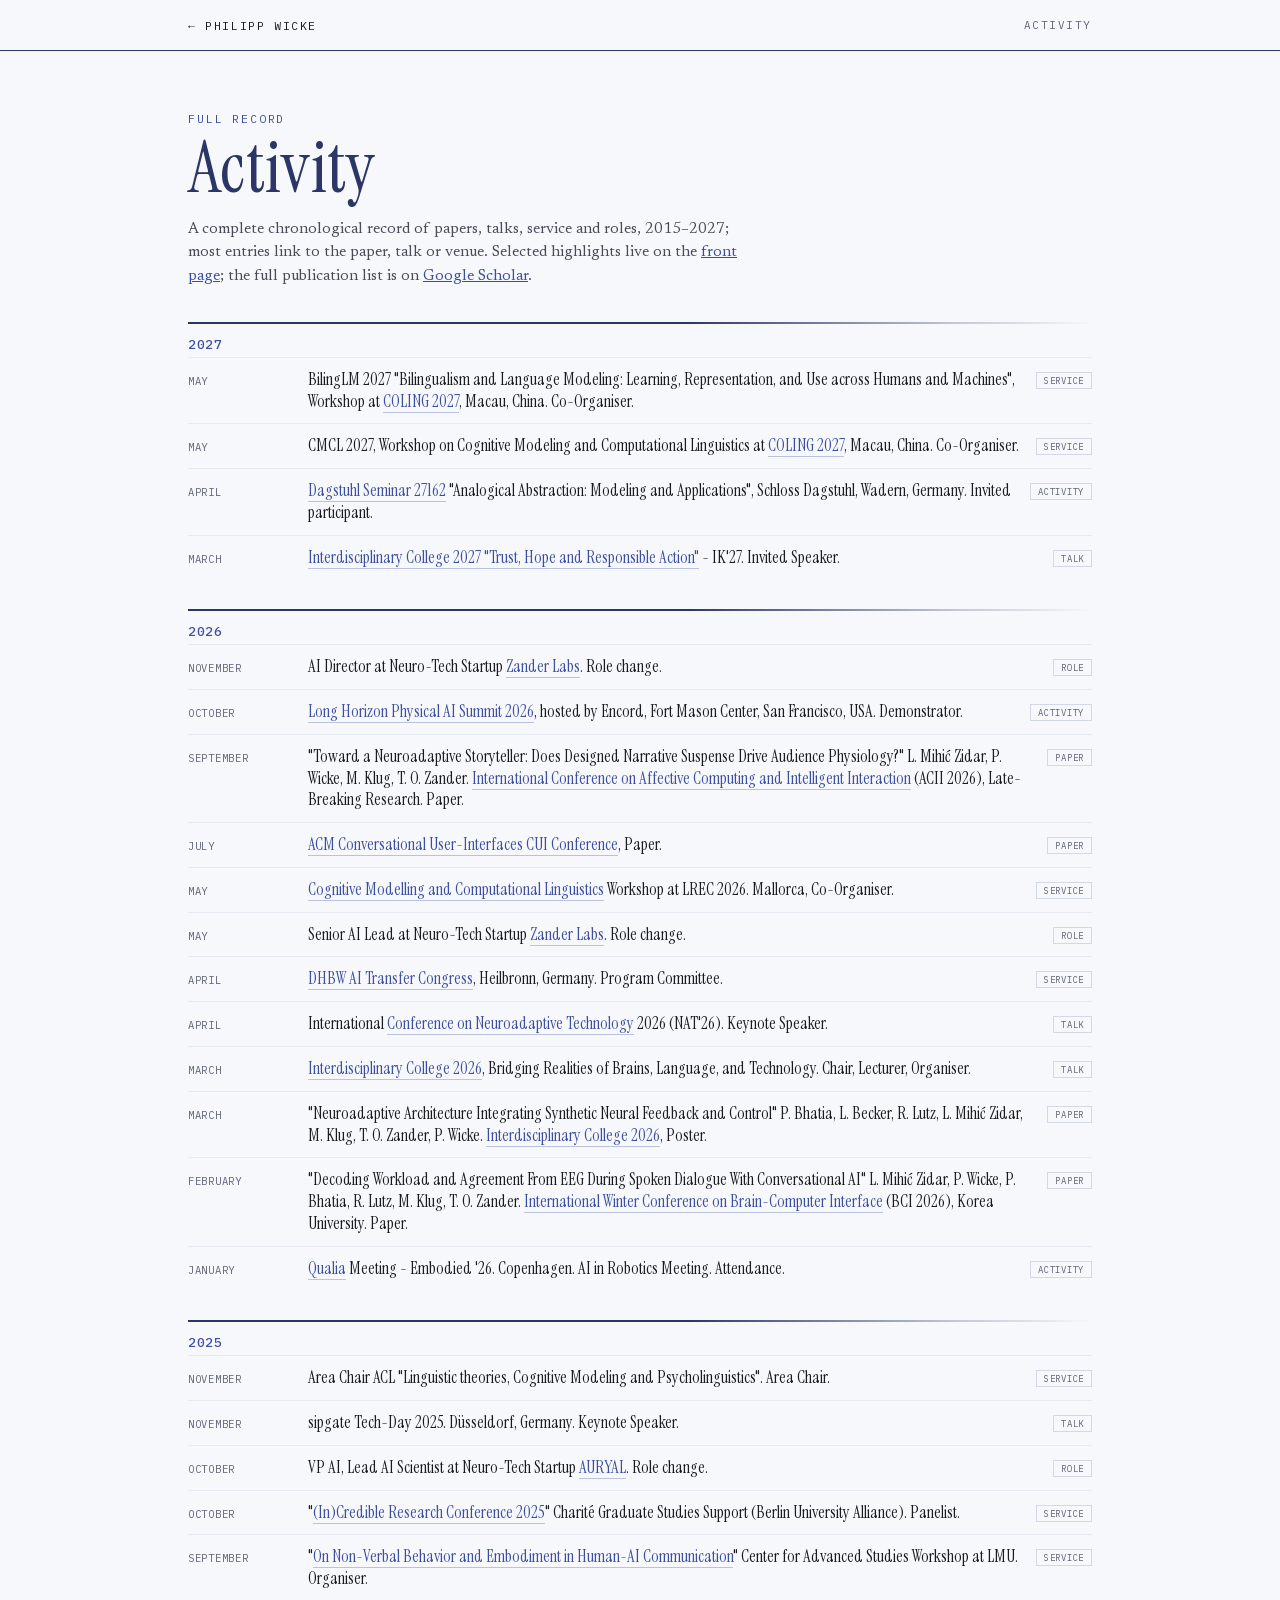
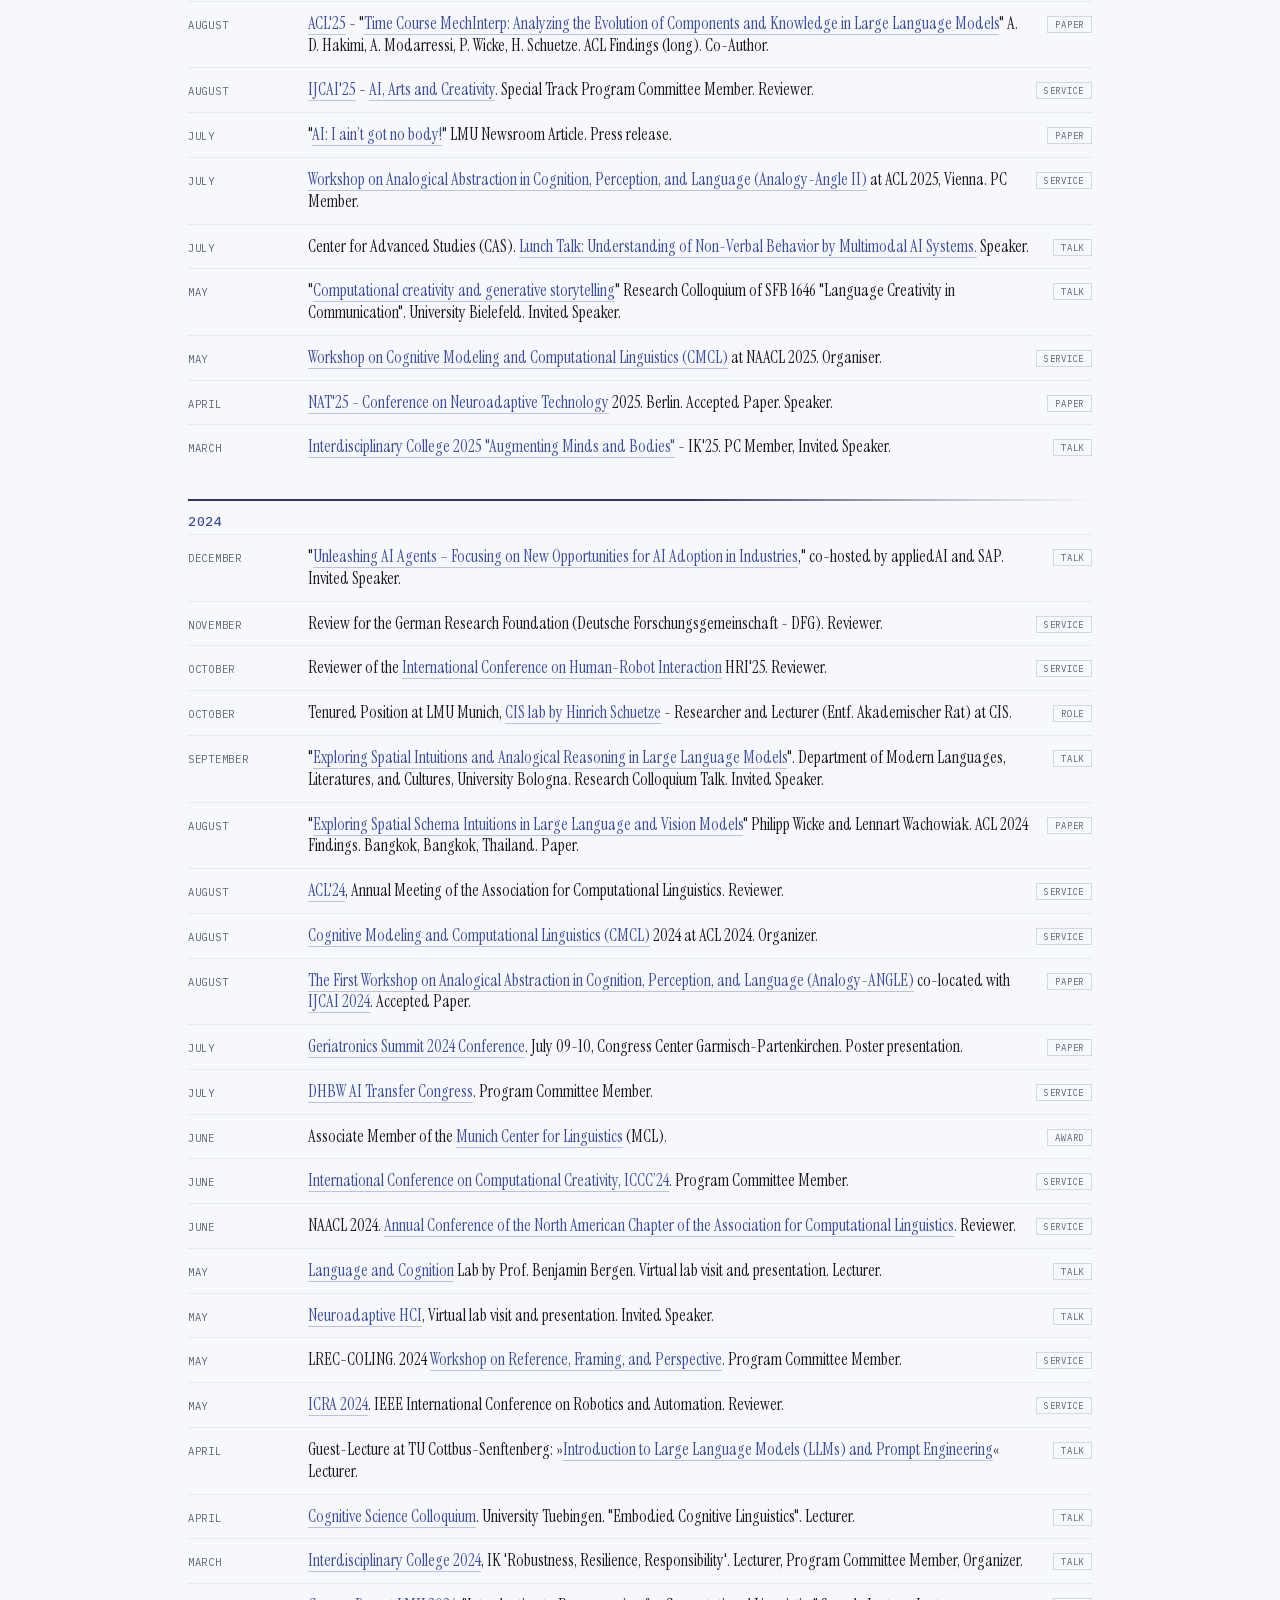
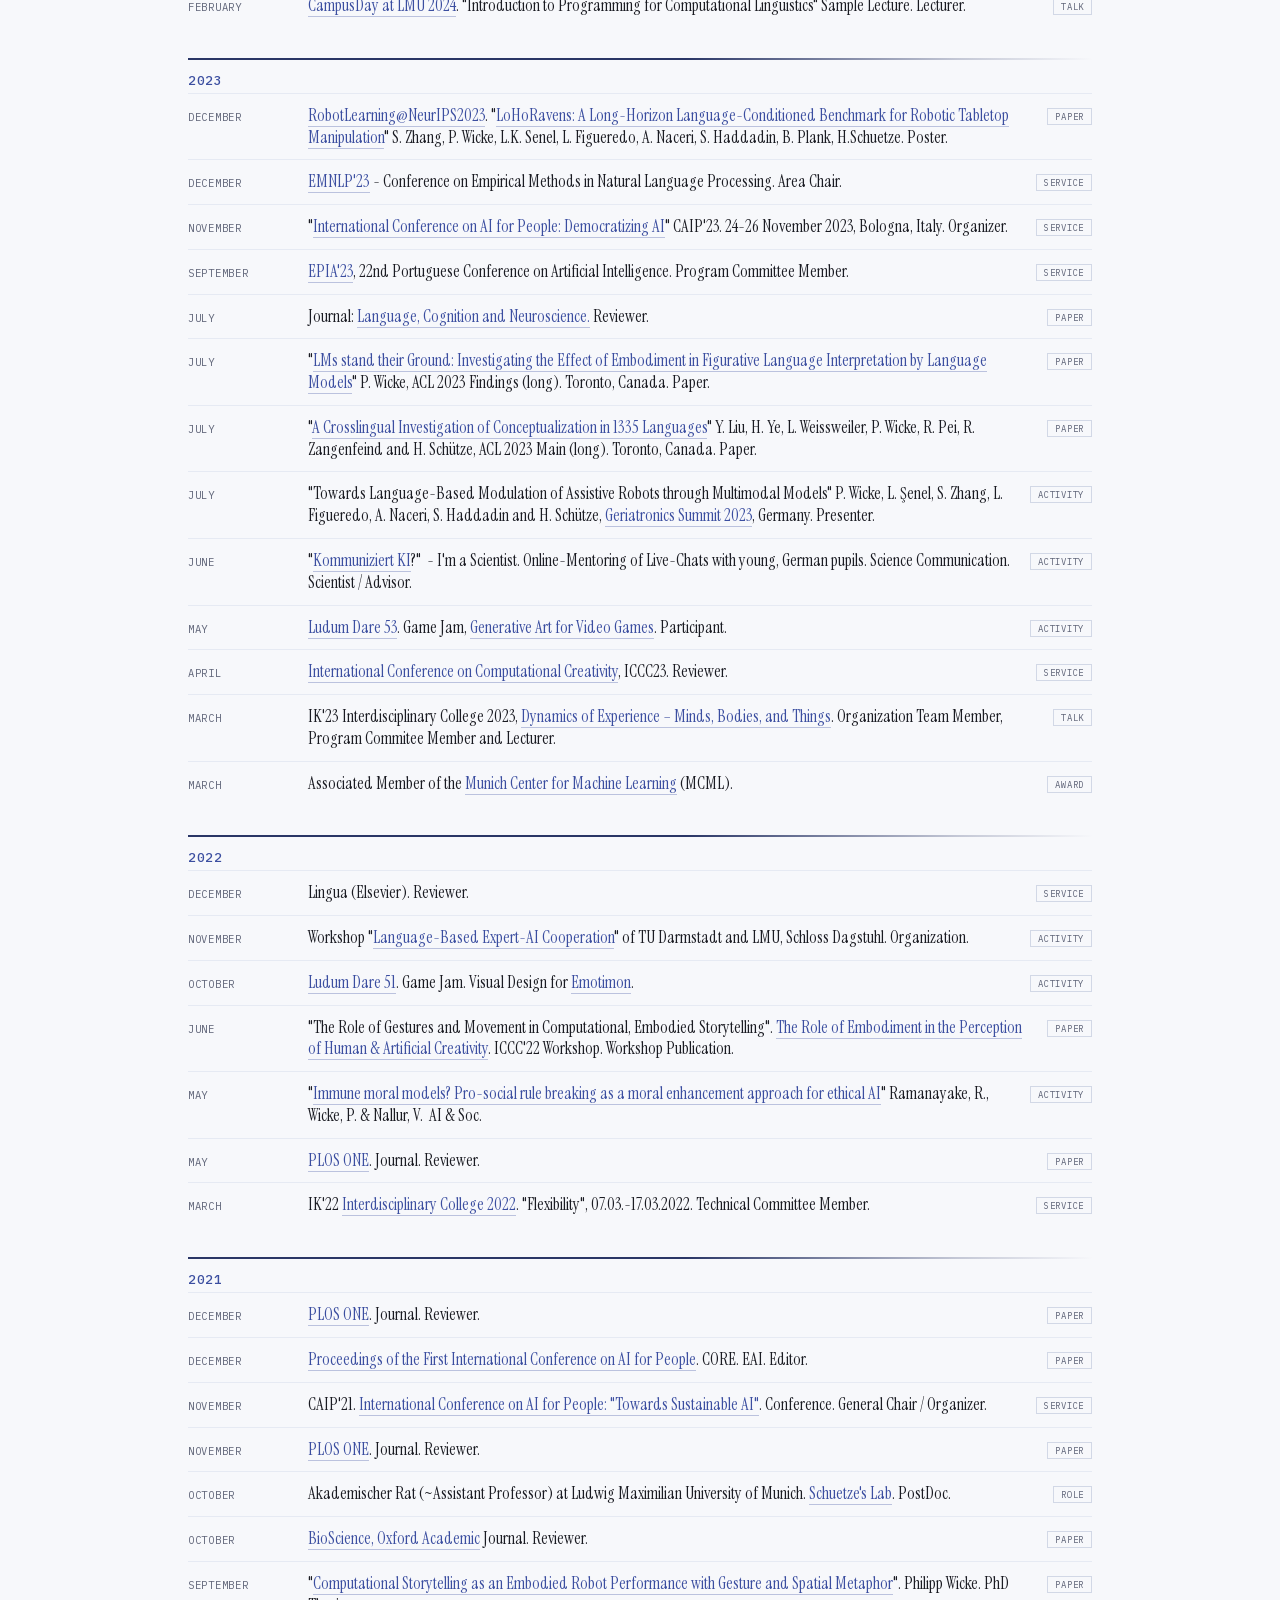
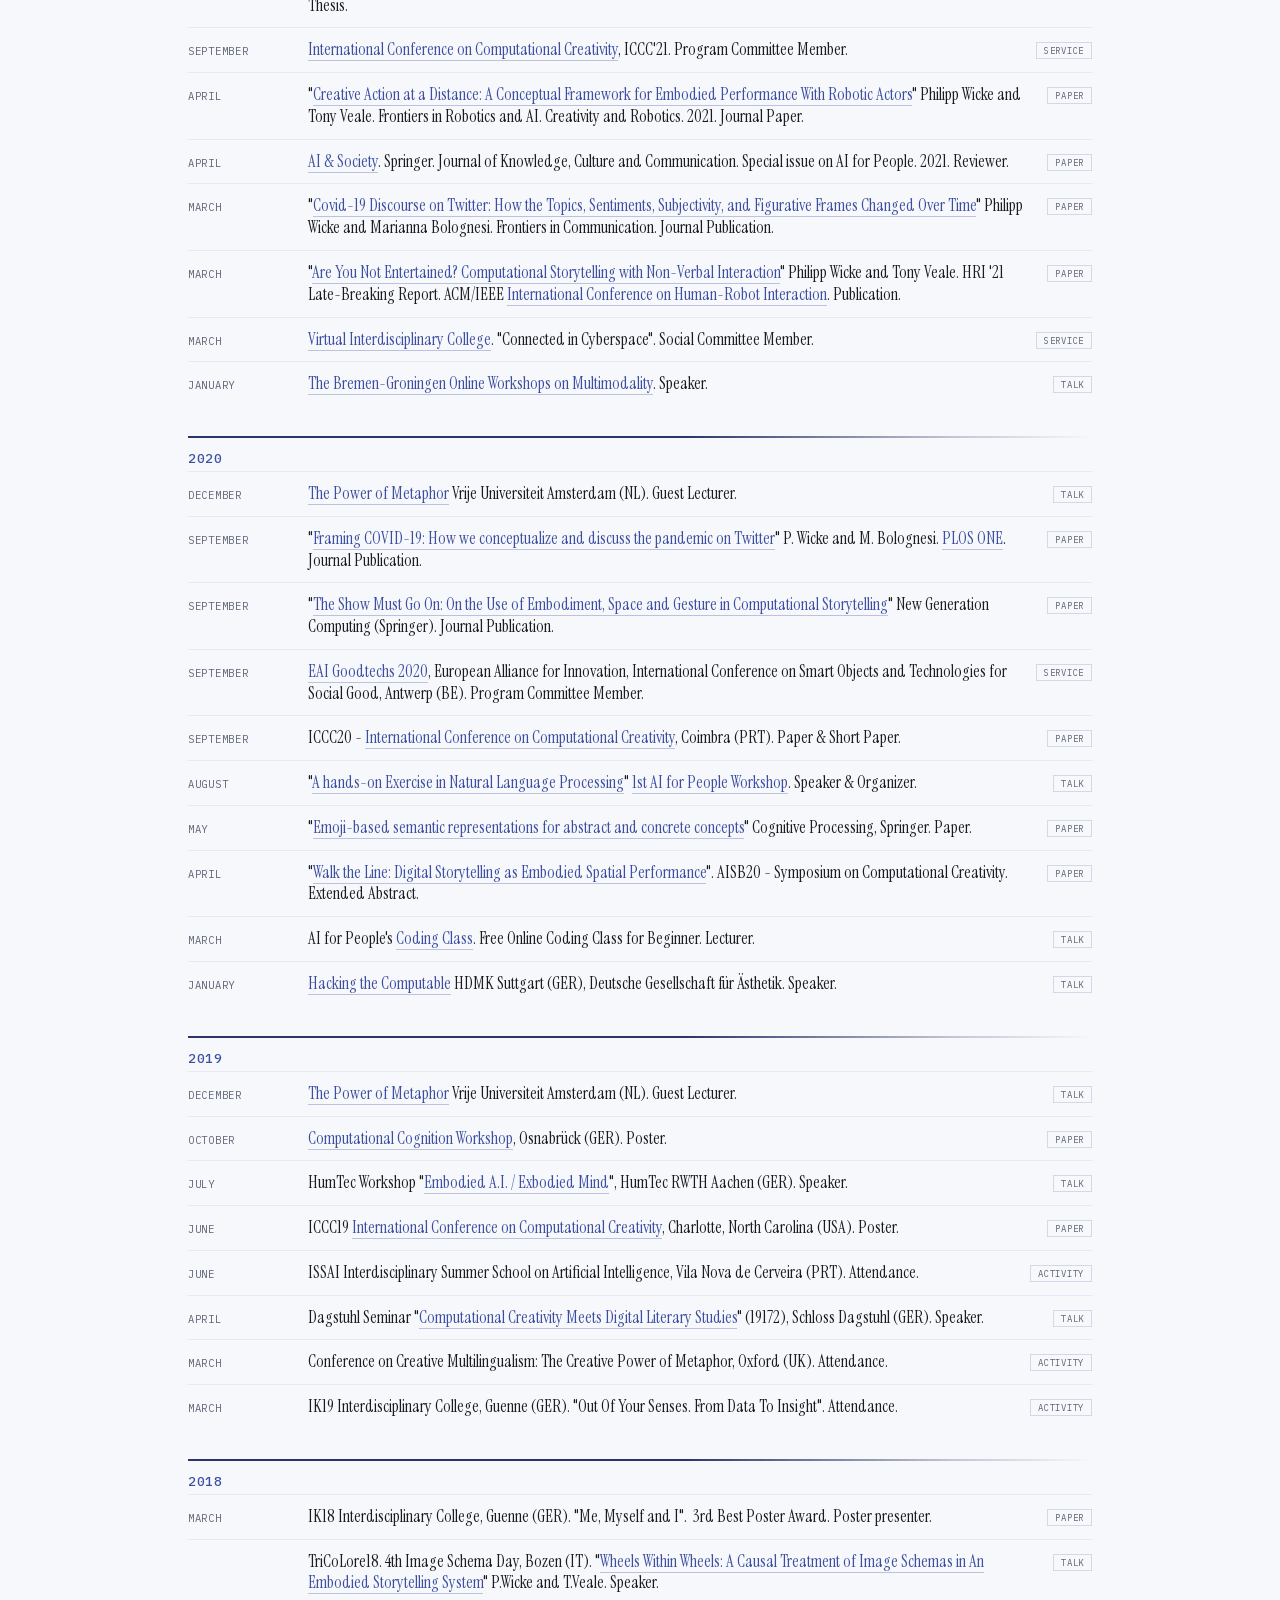
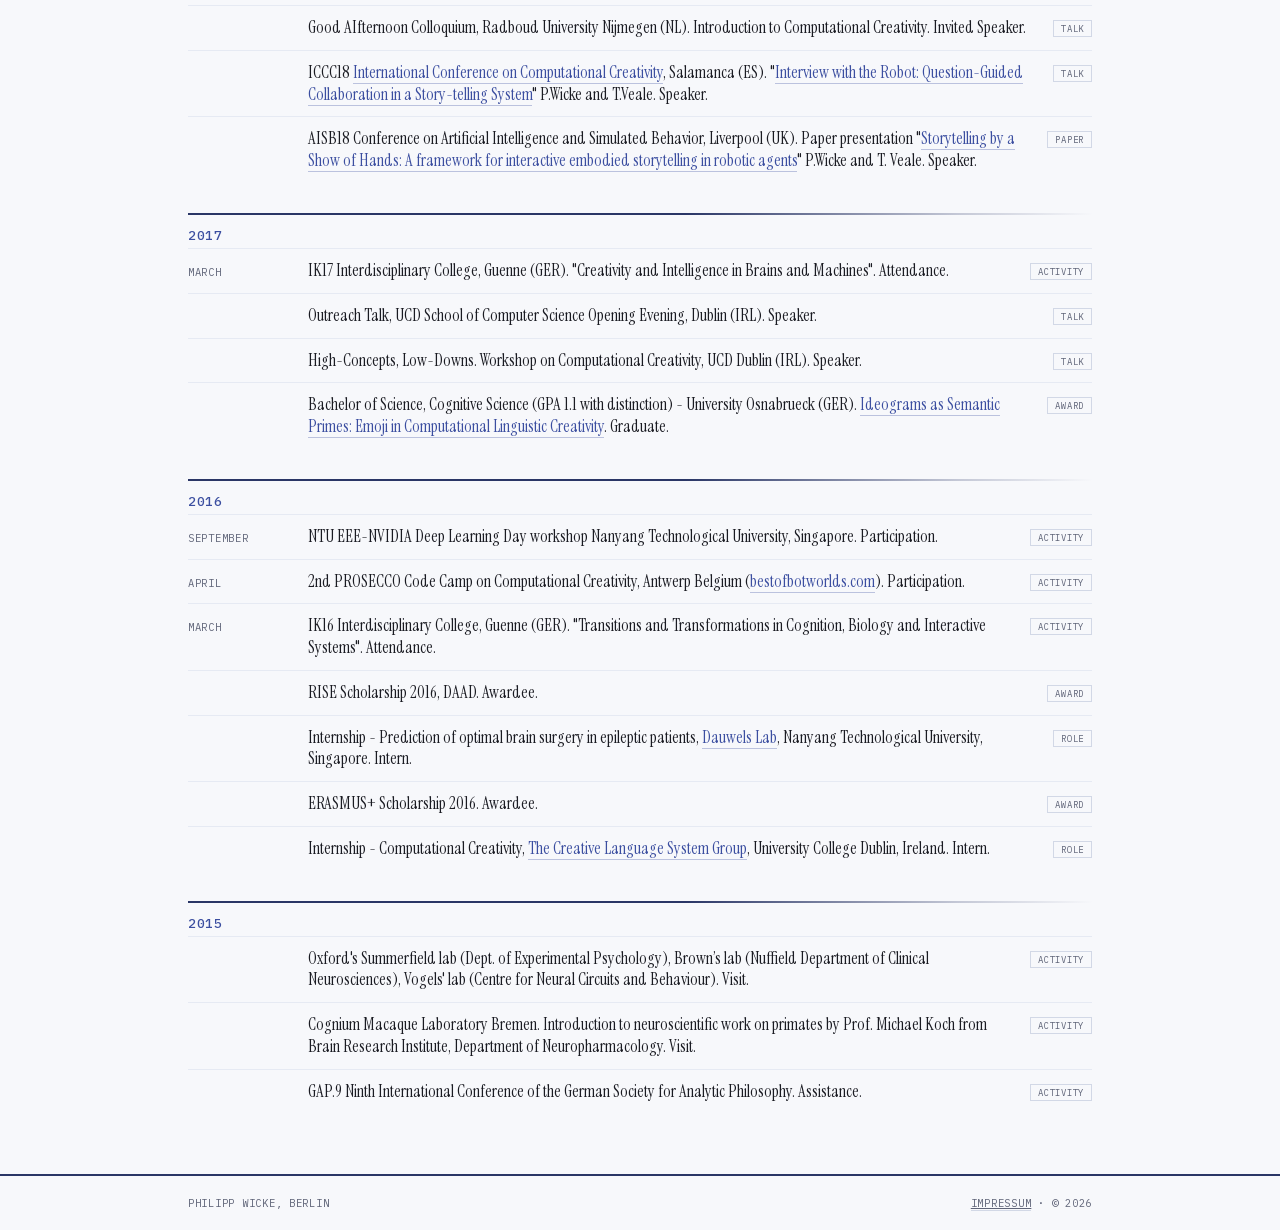
<file: activity.html>
<!doctype html>
<html lang="en">
<head>
<meta charset="utf-8">
<meta name="viewport" content="width=device-width,initial-scale=1">
<title>Activity · Philipp Wicke</title>
<meta name="robots" content="index,follow">
<link rel="icon" type="image/svg+xml" href="assets/favicon.svg">
<link rel="icon" type="image/png" sizes="32x32" href="assets/favicon-32.png">
<link rel="apple-touch-icon" href="assets/apple-touch-icon.png">
<link rel="stylesheet" href="assets/fonts/fonts.css">
<style>
:root{--ink:#1a1b22;--accent:#3b4ea0;--paper:#f7f8fb;--ink-soft:#474b57;--ink-mute:#5f6478;--rule:#d2d8e6;--rule-soft:#e6eaf3;--line:#2a3666;}
*{box-sizing:border-box;margin:0;padding:0;}
html{scroll-behavior:smooth;}
body{font-family:"IBM Plex Mono",ui-monospace,monospace;background:var(--paper);color:var(--ink);-webkit-font-smoothing:antialiased;}
a{color:inherit;}
.bar{position:sticky;top:0;z-index:10;background:rgba(247,248,251,.85);-webkit-backdrop-filter:blur(10px);backdrop-filter:blur(10px);border-bottom:1px solid var(--line);}
.bar .row{max-width:1000px;margin:0 auto;padding:0 clamp(20px,4vw,48px);height:50px;display:flex;align-items:center;justify-content:space-between;}
.bar a.back{font-size:11.5px;letter-spacing:.14em;text-transform:uppercase;text-decoration:none;}
.bar a.back:hover{color:var(--accent);}
.bar .pg{font-size:11px;letter-spacing:.14em;text-transform:uppercase;color:var(--ink-mute);}
.wrap{max-width:1000px;margin:0 auto;padding:0 clamp(20px,4vw,48px);}
.head{padding:clamp(34px,6vw,60px) 0 4px;}
.head .kick{font-size:11.5px;letter-spacing:.16em;text-transform:uppercase;color:var(--accent);}
.head h1{font-family:"Instrument Serif",serif;font-weight:400;font-size:clamp(38px,7vw,72px);line-height:1;margin:6px 0 0;letter-spacing:.005em;color:var(--line);}
.head p{margin:14px 0 0;font-family:"Newsreader",Georgia,serif;font-size:15px;color:var(--ink-soft);line-height:1.55;max-width:64ch;}
.head p a{color:var(--accent);}
.grp{border-top:2px solid var(--line);border-image:linear-gradient(90deg,var(--line) 55%,rgba(42,54,102,.25) 85%,transparent 100%) 1;margin-top:30px;}
.grp .gh{font-size:13px;font-weight:500;color:var(--accent);padding:12px 0 4px;letter-spacing:.04em;}
.e{display:grid;grid-template-columns:104px 1fr auto;gap:16px;align-items:baseline;padding:11px 0;border-top:1px solid var(--rule-soft);}
.e:first-of-type{border-top:0;}
.e .mo{font-size:10.5px;letter-spacing:.07em;text-transform:uppercase;color:var(--ink-mute);padding-top:3px;}
.e .d{font-family:"Instrument Serif",serif;font-size:16.5px;line-height:1.32;color:var(--ink);}
.e .d a{color:var(--accent);text-decoration:none;border-bottom:1px solid rgba(59,78,160,.32);}
.e .d a:hover{border-bottom-color:var(--accent);}
.e .ty{font-size:9px;letter-spacing:.08em;text-transform:uppercase;color:var(--ink-mute);border:1px solid var(--rule);padding:2px 7px;white-space:nowrap;align-self:start;margin-top:3px;}
.pub{display:grid;grid-template-columns:1fr auto;gap:22px;padding:15px 0;border-top:1px solid var(--rule-soft);align-items:start;}
.pub:first-of-type{border-top:0;}
.pub-t{font-family:"Instrument Serif",serif;font-size:18px;line-height:1.28;color:var(--ink);text-decoration:none;border-bottom:1px solid rgba(59,78,160,.28);}
.pub-t:hover{color:var(--accent);border-bottom-color:var(--accent);}
.pub-au{font-family:"Newsreader",Georgia,serif;font-size:13.5px;color:var(--ink-mute);margin-top:5px;line-height:1.45;}
.pub-au b{color:var(--ink-soft);font-weight:600;}
.pub-ex{font-family:"Newsreader",Georgia,serif;font-size:14px;line-height:1.5;color:var(--ink-soft);margin-top:7px;max-width:74ch;}
.pub-cit{font-family:"IBM Plex Mono",monospace;text-align:right;white-space:nowrap;padding-top:4px;}
.pub-cit b{font-size:13px;color:var(--ink-soft);font-weight:500;}
.pub-cit span{display:block;font-size:8px;letter-spacing:.1em;text-transform:uppercase;color:var(--ink-mute);margin-top:1px;}
.grp p{font-family:"Newsreader",Georgia,serif;font-size:14.5px;line-height:1.6;color:var(--ink-soft);padding:9px 0 3px;max-width:80ch;}
.grp p a{color:var(--accent);}
.grp p b{color:var(--ink);font-weight:500;}
.foot a{color:var(--ink-mute);border-bottom:1px solid var(--rule);}.foot a:hover{color:var(--accent);border-bottom-color:var(--accent);}
@media (max-width:620px){.pub{grid-template-columns:1fr;}.pub-cit{text-align:left;padding-top:2px;}}
@media print{
  .bar,.foot{display:none;}
  body{background:#fff;color:#000;}
  .head{padding-top:0;}
  .head h1,.pub-t,.e .d{color:#000;}
  .grp{border-image:none;border-top:1.5pt solid #000;}
  .grp .gh{color:#000;}
  .pub,.e{break-inside:avoid;}
  .pub-t{border-bottom:0;}
  a{color:#000;text-decoration:none;border-bottom:0 !important;}
  .pub-au,.pub-ex,.e .mo{color:#333;}
  .head .kick{color:#333;}
  .head p a,.grp p a,.e .d a{color:#000;}
}
.foot{margin-top:60px;border-top:2px solid var(--line);}
.foot .row{max-width:1000px;margin:0 auto;padding:20px clamp(20px,4vw,48px);font-size:10.5px;letter-spacing:.07em;text-transform:uppercase;color:var(--ink-mute);display:flex;justify-content:space-between;flex-wrap:wrap;gap:12px;}
@media (max-width:620px){.e{grid-template-columns:1fr auto;}.e .mo{grid-column:1/-1;}}
</style>
</head>
<body>
<header class="bar"><div class="row"><a class="back" href="index.html">&larr; Philipp Wicke</a><span class="pg">Activity</span></div></header>
<main class="wrap">
<div class="head"><div class="kick">Full record</div><h1>Activity</h1><p>A complete chronological record of papers, talks, service and roles, 2015&ndash;2027; most entries link to the paper, talk or venue. Selected highlights live on the <a href="index.html#about">front page</a>; the full publication list is on <a href="https://scholar.google.com/citations?user=qEXBDy4AAAAJ">Google Scholar</a>.</p></div>
<section class="grp"><div class="gh tnum">2027</div><div class="e"><div class="mo">May</div><div class="d">BilingLM 2027 "Bilingualism and Language Modeling: Learning, Representation, and Use across Humans and Machines", Workshop at <a href="https://2027.coling-iccl.org/">COLING 2027</a>, Macau, China. Co-Organiser.</div><div class="ty">Service</div></div><div class="e"><div class="mo">May</div><div class="d">CMCL 2027, Workshop on Cognitive Modeling and Computational Linguistics at <a href="https://2027.coling-iccl.org/">COLING 2027</a>, Macau, China. Co-Organiser.</div><div class="ty">Service</div></div><div class="e"><div class="mo">April</div><div class="d"><a href="https://www.dagstuhl.de/27162">Dagstuhl Seminar 27162</a> "Analogical Abstraction: Modeling and Applications", Schloss Dagstuhl, Wadern, Germany. Invited participant.</div><div class="ty">Activity</div></div><div class="e"><div class="mo">March</div><div class="d"><a href="https://interdisciplinary-college.org/">Interdisciplinary College 2027 "Trust, Hope and Responsible Action"</a> - IK'27. Invited Speaker.</div><div class="ty">Talk</div></div></div><section class="grp"><div class="gh tnum">2026</div><div class="e"><div class="mo">November</div><div class="d">AI Director at Neuro-Tech Startup <a href="https://www.zanderlabs.com/">Zander Labs</a>. Role change.</div><div class="ty">Role</div></div><div class="e"><div class="mo">October</div><div class="d"><a href="https://encord.com/long-horizon/">Long Horizon Physical AI Summit 2026</a>, hosted by Encord, Fort Mason Center, San Francisco, USA. Demonstrator.</div><div class="ty">Activity</div></div><div class="e"><div class="mo">September</div><div class="d">"Toward a Neuroadaptive Storyteller: Does Designed Narrative Suspense Drive Audience Physiology?" L. Mihić Zidar, P. Wicke, M. Klug, T. O. Zander. <a href="https://acii-conf.net/">International Conference on Affective Computing and Intelligent Interaction</a> (ACII 2026), Late-Breaking Research. Paper.</div><div class="ty">Paper</div></div><div class="e"><div class="mo">July</div><div class="d"><a href="https://cui.acm.org/2026/">ACM Conversational User-Interfaces CUI Conference</a>, Paper.</div><div class="ty">Paper</div></div><div class="e"><div class="mo">May</div><div class="d"><a href="https://sites.google.com/view/cmclworkshop/cfp">Cognitive Modelling and Computational Linguistics</a> Workshop at LREC 2026. Mallorca, Co-Organiser.</div><div class="ty">Service</div></div><div class="e"><div class="mo">May</div><div class="d">Senior AI Lead at Neuro-Tech Startup <a href="https://www.zanderlabs.com/">Zander Labs</a>. Role change.</div><div class="ty">Role</div></div><div class="e"><div class="mo">April</div><div class="d"><a href="https://www.dhbw.de/die-dhbw/dhbw-ai-transfer-congress">DHBW AI Transfer Congress</a>, Heilbronn, Germany. Program Committee.</div><div class="ty">Service</div></div><div class="e"><div class="mo">April</div><div class="d">International <a href="https://neuroadaptive.org/conference/2026/">Conference on Neuroadaptive Technology</a> 2026 (NAT'26). Keynote Speaker.</div><div class="ty">Talk</div></div><div class="e"><div class="mo">March</div><div class="d"><a href="https://interdisciplinary-college.org/">Interdisciplinary College 2026</a>, Bridging Realities of Brains, Language, and Technology. Chair, Lecturer, Organiser.</div><div class="ty">Talk</div></div><div class="e"><div class="mo">March</div><div class="d">"Neuroadaptive Architecture Integrating Synthetic Neural Feedback and Control" P. Bhatia, L. Becker, R. Lutz, L. Mihić Zidar, M. Klug, T. O. Zander, P. Wicke. <a href="https://interdisciplinary-college.org/">Interdisciplinary College 2026</a>, Poster.</div><div class="ty">Paper</div></div><div class="e"><div class="mo">February</div><div class="d">"Decoding Workload and Agreement From EEG During Spoken Dialogue With Conversational AI" L. Mihić Zidar, P. Wicke, P. Bhatia, R. Lutz, M. Klug, T. O. Zander. <a href="https://brain.korea.ac.kr/bci2026/acceptedpaper.php">International Winter Conference on Brain-Computer Interface</a> (BCI 2026), Korea University. Paper.</div><div class="ty">Paper</div></div><div class="e"><div class="mo">January</div><div class="d"><a href="https://qualiastudios.dev/">Qualia</a> Meeting - Embodied '26. Copenhagen. AI in Robotics Meeting. Attendance.</div><div class="ty">Activity</div></div></div><section class="grp"><div class="gh tnum">2025</div><div class="e"><div class="mo">November</div><div class="d">Area Chair ACL "Linguistic theories, Cognitive Modeling and Psycholinguistics". Area Chair.</div><div class="ty">Service</div></div><div class="e"><div class="mo">November</div><div class="d">sipgate Tech-Day 2025. Düsseldorf, Germany. Keynote Speaker.</div><div class="ty">Talk</div></div><div class="e"><div class="mo">October</div><div class="d">VP AI, Lead AI Scientist at Neuro-Tech Startup <a href="https://auryal.com/">AURYAL</a>. Role change.</div><div class="ty">Role</div></div><div class="e"><div class="mo">October</div><div class="d">"<a href="https://graduateschool.charite.de/incredible_research_conference_2025">(In)Credible Research Conference 2025</a>" Charité Graduate Studies Support (Berlin University Alliance). Panelist.</div><div class="ty">Service</div></div><div class="e"><div class="mo">September</div><div class="d">"<a href="https://www.cas.lmu.de/de/veranstaltungen/veranstaltung/on-non-verbal-behavior-and-embodiment-in-human-ai-communication.html">On Non-Verbal Behavior and Embodiment in Human-AI Communication</a>" Center for Advanced Studies Workshop at LMU. Organiser.</div><div class="ty">Service</div></div><div class="e"><div class="mo">August</div><div class="d"><a href="https://2025.aclweb.org/">ACL'25</a> - "<a href="https://openreview.net/pdf?id=HeOBD9V9NE">Time Course MechInterp: Analyzing the Evolution of Components and Knowledge in Large Language Models</a>" A. D. Hakimi, A. Modarressi, P. Wicke, H. Schuetze. ACL Findings (long). Co-Author.</div><div class="ty">Paper</div></div><div class="e"><div class="mo">August</div><div class="d"><a href="https://2025.ijcai.org/">IJCAI'25</a> - <a href="https://2025.ijcai.org/call-for-papers-ai-arts-creativity/">AI, Arts and Creativity</a>. Special Track Program Committee Member. Reviewer.</div><div class="ty">Service</div></div><div class="e"><div class="mo">July</div><div class="d">"<a href="https://www.lmu.de/en/newsroom/news-overview/news/ai-i-aint-got-no-body.html">AI: I ain’t got no body!</a>" LMU Newsroom Article. Press release.</div><div class="ty">Paper</div></div><div class="e"><div class="mo">July</div><div class="d"><a href="https://analogy-angle.github.io/">Workshop on Analogical Abstraction in Cognition, Perception, and Language (Analogy-Angle II)</a> at ACL 2025, Vienna. PC Member.</div><div class="ty">Service</div></div><div class="e"><div class="mo">July</div><div class="d">Center for Advanced Studies (CAS). <a href="https://www.cas.lmu.de/en/events/event/lunch-talk-understanding-of-non-verbal-behavior-by-multimodal-ai-systems.html">Lunch Talk: Understanding of Non-Verbal Behavior by Multimodal AI Systems.</a> Speaker.</div><div class="ty">Talk</div></div><div class="e"><div class="mo">May</div><div class="d">"<a href="https://aktuell.uni-bielefeld.de/event/philipp-wicke-muenchen-computational-creativity-and-generative-storytelling/">Computational creativity and generative storytelling</a>" Research Colloquium of SFB 1646 "Language Creativity in Communication". University Bielefeld. Invited Speaker.</div><div class="ty">Talk</div></div><div class="e"><div class="mo">May</div><div class="d"><a href="https://cmclorg.github.io/">Workshop on Cognitive Modeling and Computational Linguistics (CMCL)</a> at NAACL 2025. Organiser.</div><div class="ty">Service</div></div><div class="e"><div class="mo">April</div><div class="d"><a href="https://neuroadaptive.org/conference/2025/">NAT'25 - Conference on Neuroadaptive Technology</a> 2025. Berlin. Accepted Paper. Speaker.</div><div class="ty">Paper</div></div><div class="e"><div class="mo">March</div><div class="d"><a href="https://interdisciplinary-college.org/">Interdisciplinary College 2025 "Augmenting Minds and Bodies"</a> - IK'25. PC Member, Invited Speaker.</div><div class="ty">Talk</div></div></div><section class="grp"><div class="gh tnum">2024</div><div class="e"><div class="mo">December</div><div class="d">"<a href="https://www.eventbrite.co.uk/e/unleashing-ai-agents-tickets-1075607152949">Unleashing AI Agents – Focusing on New Opportunities for AI Adoption in Industries</a>," co-hosted by appliedAI and SAP. Invited Speaker.</div><div class="ty">Talk</div></div><div class="e"><div class="mo">November</div><div class="d">Review for the German Research Foundation (Deutsche Forschungsgemeinschaft - DFG). Reviewer.</div><div class="ty">Service</div></div><div class="e"><div class="mo">October</div><div class="d">Reviewer of the <a href="https://humanrobotinteraction.org/2025/">International Conference on Human-Robot Interaction</a> HRI'25. Reviewer.</div><div class="ty">Service</div></div><div class="e"><div class="mo">October</div><div class="d">Tenured Position at LMU Munich, <a href="https://cisnlp.github.io/">CIS lab by Hinrich Schuetze</a> - Researcher and Lecturer (Entf. Akademischer Rat) at CIS.</div><div class="ty">Role</div></div><div class="e"><div class="mo">September</div><div class="d">"<a href="https://www.youtube.com/watch?v=dMvE5IjtI7g">Exploring Spatial Intuitions and Analogical Reasoning in Large Language Models</a>". Department of Modern Languages, Literatures, and Cultures, University Bologna. Research Colloquium Talk. Invited Speaker.</div><div class="ty">Talk</div></div><div class="e"><div class="mo">August</div><div class="d">"<a href="https://arxiv.org/pdf/2402.00956">Exploring Spatial Schema Intuitions in Large Language and Vision Models</a>" Philipp Wicke and Lennart Wachowiak. ACL 2024 Findings. Bangkok, Bangkok, Thailand. Paper.</div><div class="ty">Paper</div></div><div class="e"><div class="mo">August</div><div class="d"><a href="https://2024.aclweb.org/">ACL'24</a>, Annual Meeting of the Association for Computational Linguistics. Reviewer.</div><div class="ty">Service</div></div><div class="e"><div class="mo">August</div><div class="d"><a href="https://cmclorg.github.io/">Cognitive Modeling and Computational Linguistics (CMCL)</a> 2024 at ACL 2024. Organizer.</div><div class="ty">Service</div></div><div class="e"><div class="mo">August</div><div class="d"><a href="https://analogy-angle.github.io/">The First Workshop on Analogical Abstraction in Cognition, Perception, and Language (Analogy-ANGLE)</a> co-located with <a href="https://ijcai24.org/">IJCAI 2024</a>. Accepted Paper.</div><div class="ty">Paper</div></div><div class="e"><div class="mo">July</div><div class="d"><a href="https://geriatronics.mirmi.tum.de/en/geriatronics-summit-2024/">Geriatronics Summit 2024 Conference</a>. July 09-10, Congress Center Garmisch-Partenkirchen. Poster presentation.</div><div class="ty">Paper</div></div><div class="e"><div class="mo">July</div><div class="d"><a href="https://www.dhbw.de/die-dhbw/dhbw-ai-transfer-congress">DHBW AI Transfer Congress</a>. Program Committee Member.</div><div class="ty">Service</div></div><div class="e"><div class="mo">June</div><div class="d">Associate Member of the <a href="https://www.lmu.de/en/newsroom/news-overview/news/munich-center-for-linguistics-launched.html">Munich Center for Linguistics</a> (MCL).</div><div class="ty">Award</div></div><div class="e"><div class="mo">June</div><div class="d"><a href="https://computationalcreativity.net/iccc24/">International Conference on Computational Creativity, ICCC’24</a>. Program Committee Member.</div><div class="ty">Service</div></div><div class="e"><div class="mo">June</div><div class="d">NAACL 2024. <a href="https://2024.naacl.org/">Annual Conference of the North American Chapter of the Association for Computational Linguistics</a>. Reviewer.</div><div class="ty">Service</div></div><div class="e"><div class="mo">May</div><div class="d"><a href="https://pages.ucsd.edu/~bkbergen/">Language and Cognition</a> Lab by Prof. Benjamin Bergen. Virtual lab visit and presentation. Lecturer.</div><div class="ty">Talk</div></div><div class="e"><div class="mo">May</div><div class="d"><a href="https://www.b-tu.de/fg-neuroadaptive-hci">Neuroadaptive HCI</a>, Virtual lab visit and presentation. Invited Speaker.</div><div class="ty">Talk</div></div><div class="e"><div class="mo">May</div><div class="d">LREC-COLING. 2024 <a href="https://cltl.github.io/reference-framing-perspective/">Workshop on Reference, Framing, and Perspective</a>. Program Committee Member.</div><div class="ty">Service</div></div><div class="e"><div class="mo">May</div><div class="d"><a href="https://2024.ieee-icra.org/">ICRA 2024</a>. IEEE International Conference on Robotics and Automation. Reviewer.</div><div class="ty">Service</div></div><div class="e"><div class="mo">April</div><div class="d">Guest-Lecture at TU Cottbus-Senftenberg: »<a href="https://www.b-tu.de/researchschool/aktuelles/ansicht/26425-default-8b92afc1ed">Introduction to Large Language Models (LLMs) and Prompt Engineering</a>« Lecturer.</div><div class="ty">Talk</div></div><div class="e"><div class="mo">April</div><div class="d"><a href="https://uni-tuebingen.de/en/fakultaeten/mathematisch-naturwissenschaftliche-fakultaet/fachbereiche/informatik/studium/studiengaenge/kognitionswissenschaft/forschungskolloquium/">Cognitive Science Colloquium</a>. University Tuebingen. "Embodied Cognitive Linguistics". Lecturer.</div><div class="ty">Talk</div></div><div class="e"><div class="mo">March</div><div class="d"><a href="https://interdisciplinary-college.org/">Interdisciplinary College 2024</a>, IK 'Robustness, Resilience, Responsibility'. Lecturer, Program Committee Member, Organizer.</div><div class="ty">Talk</div></div><div class="e"><div class="mo">February</div><div class="d"><a href="https://www.lmu.de/de/studium/beratung-und-orientierung/lmu-erleben/campustage.html">CampusDay at LMU 2024</a>. "Introduction to Programming for Computational Linguistics" Sample Lecture. Lecturer.</div><div class="ty">Talk</div></div></div><section class="grp"><div class="gh tnum">2023</div><div class="e"><div class="mo">December</div><div class="d"><a href="https://www.robot-learning.ml/2020/">RobotLearning@NeurIPS2023</a>. "<a href="https://arxiv.org/pdf/2310.12020.pdf">LoHoRavens: A Long-Horizon Language-Conditioned Benchmark for Robotic Tabletop Manipulation</a>" S. Zhang, P. Wicke, L.K. Senel, L. Figueredo, A. Naceri, S. Haddadin, B. Plank, H.Schuetze. Poster.</div><div class="ty">Paper</div></div><div class="e"><div class="mo">December</div><div class="d"><a href="https://2023.emnlp.org/">EMNLP'23</a> - Conference on Empirical Methods in Natural Language Processing. Area Chair.</div><div class="ty">Service</div></div><div class="e"><div class="mo">November</div><div class="d">"<a href="https://aiforpeople.org/conference/">International Conference on AI for People: Democratizing AI</a>" CAIP'23. 24-26 November 2023, Bologna, Italy. Organizer.</div><div class="ty">Service</div></div><div class="e"><div class="mo">September</div><div class="d"><a href="https://epia2023.inesctec.pt/">EPIA'23</a>, 22nd Portuguese Conference on Artificial Intelligence. Program Committee Member.</div><div class="ty">Service</div></div><div class="e"><div class="mo">July</div><div class="d">Journal: <a href="https://www.tandfonline.com/toc/plcp21/current">Language, Cognition and Neuroscience.</a> Reviewer.</div><div class="ty">Paper</div></div><div class="e"><div class="mo">July</div><div class="d">"<a href="https://arxiv.org/abs/2305.03445">LMs stand their Ground: Investigating the Effect of Embodiment in Figurative Language Interpretation by Language Models</a>" P. Wicke, ACL 2023 Findings (long). Toronto, Canada. Paper.</div><div class="ty">Paper</div></div><div class="e"><div class="mo">July</div><div class="d">"<a href="https://arxiv.org/abs/2305.08475">A Crosslingual Investigation of Conceptualization in 1335 Languages</a>" Y. Liu, H. Ye, L. Weissweiler, P. Wicke, R. Pei, R. Zangenfeind and H. Schütze, ACL 2023 Main (long). Toronto, Canada. Paper.</div><div class="ty">Paper</div></div><div class="e"><div class="mo">July</div><div class="d">"Towards Language-Based Modulation of Assistive Robots through Multimodal Models" P. Wicke, L. Şenel, S. Zhang, L. Figueredo, A. Naceri, S. Haddadin and H. Schütze, <a href="https://geriatronics.mirmi.tum.de/en/geriatronics-summit-2023/">Geriatronics Summit 2023</a>, Germany. Presenter.</div><div class="ty">Activity</div></div><div class="e"><div class="mo">June</div><div class="d">"<a href="https://kommuniziertki.imascientist.de/">Kommuniziert KI</a>?"  - I'm a Scientist. Online-Mentoring of Live-Chats with young, German pupils. Science Communication. Scientist / Advisor.</div><div class="ty">Activity</div></div><div class="e"><div class="mo">May</div><div class="d"><a href="https://ldjam.com/events/ludum-dare/53">Ludum Dare 53</a>. Game Jam, <a href="https://ldjam.com/events/ludum-dare/53/w-o-o-t-warp-optimized-order-transport">Generative Art for Video Games</a>. Participant.</div><div class="ty">Activity</div></div><div class="e"><div class="mo">April</div><div class="d"><a href="https://computationalcreativity.net/iccc23/">International Conference on Computational Creativity</a>, ICCC23. Reviewer.</div><div class="ty">Service</div></div><div class="e"><div class="mo">March</div><div class="d">IK'23 Interdisciplinary College 2023, <a href="https://interdisciplinary-college.org/">Dynamics of Experience – Minds, Bodies, and Things</a>. Organization Team Member, Program Commitee Member and Lecturer.</div><div class="ty">Talk</div></div><div class="e"><div class="mo">March</div><div class="d">Associated Member of the <a href="http://www.mcml.ai/">Munich Center for Machine Learning</a> (MCML).</div><div class="ty">Award</div></div></div><section class="grp"><div class="gh tnum">2022</div><div class="e"><div class="mo">December</div><div class="d">Lingua (Elsevier). Reviewer.</div><div class="ty">Service</div></div><div class="e"><div class="mo">November</div><div class="d">Workshop "<a href="https://www.dagstuhl.de/22475">Language-Based Expert-AI Cooperation</a>" of TU Darmstadt and LMU, Schloss Dagstuhl. Organization.</div><div class="ty">Activity</div></div><div class="e"><div class="mo">October</div><div class="d"><a href="https://ldjam.com/">Ludum Dare 51</a>. Game Jam. Visual Design for <a href="https://ldj.am/$305607">Emotimon</a>.</div><div class="ty">Activity</div></div><div class="e"><div class="mo">June</div><div class="d">"The Role of Gestures and Movement in Computational, Embodied Storytelling". <a href="https://lauramariahherman.wixsite.com/workshopiccc22">The Role of Embodiment in the Perception of Human &amp; Artificial Creativity</a>. ICCC'22 Workshop. Workshop Publication.</div><div class="ty">Paper</div></div><div class="e"><div class="mo">May</div><div class="d">"<a href="https://link.springer.com/article/10.1007/s00146-022-01478-z">Immune moral models? Pro-social rule breaking as a moral enhancement approach for ethical AI</a>" Ramanayake, R., Wicke, P. &amp; Nallur, V.  AI &amp; Soc.</div><div class="ty">Activity</div></div><div class="e"><div class="mo">May</div><div class="d"><a href="https://journals.plos.org/plosone/">PLOS ONE</a>. Journal. Reviewer.</div><div class="ty">Paper</div></div><div class="e"><div class="mo">March</div><div class="d">IK'22 <a href="https://interdisciplinary-college.org/">Interdisciplinary College 2022</a>. "Flexibility", 07.03.-17.03.2022. Technical Committee Member.</div><div class="ty">Service</div></div></div><section class="grp"><div class="gh tnum">2021</div><div class="e"><div class="mo">December</div><div class="d"><a href="https://journals.plos.org/plosone/">PLOS ONE</a>. Journal. Reviewer.</div><div class="ty">Paper</div></div><div class="e"><div class="mo">December</div><div class="d"><a href="https://eudl.eu/proceedings/CAIP/2021">Proceedings of the First International Conference on AI for People</a>. CORE. EAI. Editor.</div><div class="ty">Paper</div></div><div class="e"><div class="mo">November</div><div class="d">CAIP'21. <a href="https://www.aiforpeople.org/conference/">International Conference on AI for People: "Towards Sustainable AI"</a>. Conference. General Chair / Organizer.</div><div class="ty">Service</div></div><div class="e"><div class="mo">November</div><div class="d"><a href="https://journals.plos.org/plosone/">PLOS ONE</a>. Journal. Reviewer.</div><div class="ty">Paper</div></div><div class="e"><div class="mo">October</div><div class="d">Akademischer Rat (~Assistant Professor) at Ludwig Maximilian University of Munich. <a href="https://schuetze.cis.lmu.de/">Schuetze's Lab</a>. PostDoc.</div><div class="ty">Role</div></div><div class="e"><div class="mo">October</div><div class="d"><a href="https://academic.oup.com/bioscience">BioScience, Oxford Academic</a> Journal. Reviewer.</div><div class="ty">Paper</div></div><div class="e"><div class="mo">September</div><div class="d">"<a href="https://researchrepository.ucd.ie/handle/10197/12891">Computational Storytelling as an Embodied Robot Performance with Gesture and Spatial Metaphor</a>". Philipp Wicke. PhD Thesis.</div><div class="ty">Paper</div></div><div class="e"><div class="mo">September</div><div class="d"><a href="https://computationalcreativity.net/iccc23/">International Conference on Computational Creativity</a>, ICCC'21. Program Committee Member.</div><div class="ty">Service</div></div><div class="e"><div class="mo">April</div><div class="d">"<a href="https://www.frontiersin.org/articles/10.3389/frobt.2021.662182/full">Creative Action at a Distance: A Conceptual Framework for Embodied Performance With Robotic Actors</a>" Philipp Wicke and Tony Veale. Frontiers in Robotics and AI. Creativity and Robotics. 2021. Journal Paper.</div><div class="ty">Paper</div></div><div class="e"><div class="mo">April</div><div class="d"><a href="https://www.springer.com/journal/146/updates/18583616">AI &amp; Society</a>. Springer. Journal of Knowledge, Culture and Communication. Special issue on AI for People. 2021. Reviewer.</div><div class="ty">Paper</div></div><div class="e"><div class="mo">March</div><div class="d">"<a href="https://www.frontiersin.org/articles/10.3389/fcomm.2021.651997/full">Covid-19 Discourse on Twitter: How the Topics, Sentiments, Subjectivity, and Figurative Frames Changed Over Time</a>" Philipp Wicke and Marianna Bolognesi. Frontiers in Communication. Journal Publication.</div><div class="ty">Paper</div></div><div class="e"><div class="mo">March</div><div class="d">"<a href="https://dl.acm.org/doi/10.1145/3434074.3447159">Are You Not Entertained? Computational Storytelling with Non-Verbal Interaction</a>" Philipp Wicke and Tony Veale. HRI '21 Late-Breaking Report. ACM/IEEE <a href="https://humanrobotinteraction.org/2025/">International Conference on Human-Robot Interaction</a>. Publication.</div><div class="ty">Paper</div></div><div class="e"><div class="mo">March</div><div class="d"><a href="https://interdisciplinary-college.org/">Virtual Interdisciplinary College</a>. "Connected in Cyberspace". Social Committee Member.</div><div class="ty">Service</div></div><div class="e"><div class="mo">January</div><div class="d"><a href="https://docs.google.com/document/d/1I0-KBshqERN9HkV2voTMDYn4lvj5QrhDZXqLbTYc3ko/edit">The Bremen-Groningen Online Workshops on Multimodality</a>. Speaker.</div><div class="ty">Talk</div></div></div><section class="grp"><div class="gh tnum">2020</div><div class="e"><div class="mo">December</div><div class="d"><a href="https://studiegids.vu.nl/en/exchange/2020-2021/L_NCMACIW021">The Power of Metaphor</a> Vrije Universiteit Amsterdam (NL). Guest Lecturer.</div><div class="ty">Talk</div></div><div class="e"><div class="mo">September</div><div class="d">"<a href="https://journals.plos.org/plosone/article?id=10.1371/journal.pone.0240010">Framing COVID-19: How we conceptualize and discuss the pandemic on Twitter</a>" P. Wicke and M. Bolognesi. <a href="https://journals.plos.org/plosone/">PLOS ONE</a>. Journal Publication.</div><div class="ty">Paper</div></div><div class="e"><div class="mo">September</div><div class="d">"<a href="https://www.springerprofessional.de/the-show-must-go-on-on-the-use-of-embodiment-space-and-gesture-i/18351514">The Show Must Go On: On the Use of Embodiment, Space and Gesture in Computational Storytelling</a>" New Generation Computing (Springer). Journal Publication.</div><div class="ty">Paper</div></div><div class="e"><div class="mo">September</div><div class="d"><a href="http://goodtechs.eu/2020">EAI Goodtechs 2020</a>, European Alliance for Innovation, International Conference on Smart Objects and Technologies for Social Good, Antwerp (BE). Program Committee Member.</div><div class="ty">Service</div></div><div class="e"><div class="mo">September</div><div class="d">ICCC20 - <a href="https://computationalcreativity.net/iccc23/">International Conference on Computational Creativity</a>, Coimbra (PRT). Paper &amp; Short Paper.</div><div class="ty">Paper</div></div><div class="e"><div class="mo">August</div><div class="d">"<a href="https://www.youtube.com/watch?v=26K_xxaY4WE&amp;t=0s">A hands-on Exercise in Natural Language Processing</a>" <a href="https://sites.google.com/view/ai-for-people-workshop">1st AI for People Workshop</a>. Speaker &amp; Organizer.</div><div class="ty">Talk</div></div><div class="e"><div class="mo">May</div><div class="d">"<a href="https://link.springer.com/article/10.1007/s10339-020-00971-x">Emoji-based semantic representations for abstract and concrete concepts</a>" Cognitive Processing, Springer. Paper.</div><div class="ty">Paper</div></div><div class="e"><div class="mo">April</div><div class="d">"<a href="https://www.researchgate.net/publication/343548636_Walk_the_Line_Digital_Storytelling_as_Embodied_Spatial_Performance">Walk the Line: Digital Storytelling as Embodied Spatial Performance</a>". AISB20 - Symposium on Computational Creativity. Extended Abstract.</div><div class="ty">Paper</div></div><div class="e"><div class="mo">March</div><div class="d">AI for People's <a href="https://sites.google.com/view/codingclass">Coding Class</a>. Free Online Coding Class for Beginner. Lecturer.</div><div class="ty">Talk</div></div><div class="e"><div class="mo">January</div><div class="d"><a href="https://www.hsozkult.de/event/id/termine-40532">Hacking the Computable</a> HDMK Suttgart (GER), Deutsche Gesellschaft für Ästhetik. Speaker.</div><div class="ty">Talk</div></div></div><section class="grp"><div class="gh tnum">2019</div><div class="e"><div class="mo">December</div><div class="d"><a href="https://studiegids.vu.nl/en/exchange/2020-2021/L_NCMACIW021">The Power of Metaphor</a> Vrije Universiteit Amsterdam (NL). Guest Lecturer.</div><div class="ty">Talk</div></div><div class="e"><div class="mo">October</div><div class="d"><a href="http://www.comco2019.com/">Computational Cognition Workshop</a>, Osnabrück (GER). Poster.</div><div class="ty">Paper</div></div><div class="e"><div class="mo">July</div><div class="d">HumTec Workshop "<a href="https://www.css-lab.rwth-aachen.de/Embodied_AI_Exbodied_Mind_Program_Final.pdfhttps://www.css-lab.rwth-aachen.de/Embodied_AI_Exbodied_Mind_Program_Final.pdf">Embodied A.I. / Exbodied Mind</a>", HumTec RWTH Aachen (GER). Speaker.</div><div class="ty">Talk</div></div><div class="e"><div class="mo">June</div><div class="d">ICCC19 <a href="https://computationalcreativity.net/iccc23/">International Conference on Computational Creativity</a>, Charlotte, North Carolina (USA). Poster.</div><div class="ty">Paper</div></div><div class="e"><div class="mo">June</div><div class="d">ISSAI Interdisciplinary Summer School on Artificial Intelligence, Vila Nova de Cerveira (PRT). Attendance.</div><div class="ty">Activity</div></div><div class="e"><div class="mo">April</div><div class="d">Dagstuhl Seminar "<a href="https://www.dagstuhl.de/de/programm/kalender/semhp/?semnr=19172">Computational Creativity Meets Digital Literary Studies</a>" (19172), Schloss Dagstuhl (GER). Speaker.</div><div class="ty">Talk</div></div><div class="e"><div class="mo">March</div><div class="d">Conference on Creative Multilingualism: The Creative Power of Metaphor, Oxford (UK). Attendance.</div><div class="ty">Activity</div></div><div class="e"><div class="mo">March</div><div class="d">IK19 Interdisciplinary College, Guenne (GER). "Out Of Your Senses. From Data To Insight". Attendance.</div><div class="ty">Activity</div></div></div><section class="grp"><div class="gh tnum">2018</div><div class="e"><div class="mo">March</div><div class="d">IK18 Interdisciplinary College, Guenne (GER). "Me, Myself and I".  3rd Best Poster Award. Poster presenter.</div><div class="ty">Paper</div></div><div class="e"><div class="mo"></div><div class="d">TriCoLore18. 4th Image Schema Day, Bozen (IT). "<a href="https://www.researchgate.net/profile/Philipp_Wicke/publication/328580013_Wheels_Within_Wheels_A_Causal_Treatment_of_Image_Schemas_in_An_Embodied_Storytelling_System/links/5c177693a6fdcc494ffa82e1/Wheels-Within-Wheels-A-Causal-Treatment-of-Image-Schemas-in-An-Embodied-Storytelling-System.pdf">Wheels Within Wheels: A Causal Treatment of Image Schemas in An Embodied Storytelling System</a>" P.Wicke and T.Veale. Speaker.</div><div class="ty">Talk</div></div><div class="e"><div class="mo"></div><div class="d">Good AIfternoon Colloquium, Radboud University Nijmegen (NL). Introduction to Computational Creativity. Invited Speaker.</div><div class="ty">Talk</div></div><div class="e"><div class="mo"></div><div class="d">ICCC18 <a href="https://computationalcreativity.net/iccc23/">International Conference on Computational Creativity</a>, Salamanca (ES). "<a href="https://pdfs.semanticscholar.org/f56a/89db47fcd8fda1aca2b133c76b2a3e8a0250.pdf">Interview with the Robot: Question-Guided Collaboration in a Story-telling System</a>" P.Wicke and T.Veale. Speaker.</div><div class="ty">Talk</div></div><div class="e"><div class="mo"></div><div class="d">AISB18 Conference on Artificial Intelligence and Simulated Behavior, Liverpool (UK). Paper presentation "<a href="http://afflatus.ucd.ie/Papers/AISB18-Wicke-Veale.pdf">Storytelling by a Show of Hands: A framework for interactive embodied storytelling in robotic agents</a>" P.Wicke and T. Veale. Speaker.</div><div class="ty">Paper</div></div></div><section class="grp"><div class="gh tnum">2017</div><div class="e"><div class="mo">March</div><div class="d">IK17 Interdisciplinary College, Guenne (GER). "Creativity and Intelligence in Brains and Machines". Attendance.</div><div class="ty">Activity</div></div><div class="e"><div class="mo"></div><div class="d">Outreach Talk, UCD School of Computer Science Opening Evening, Dublin (IRL). Speaker.</div><div class="ty">Talk</div></div><div class="e"><div class="mo"></div><div class="d">High-Concepts, Low-Downs. Workshop on Computational Creativity, UCD Dublin (IRL). Speaker.</div><div class="ty">Talk</div></div><div class="e"><div class="mo"></div><div class="d">Bachelor of Science, Cognitive Science (GPA 1.1 with distinction) - University Osnabrueck (GER). <a href="https://www.researchgate.net/publication/316168050_Ideograms_as_Semantic_Primes_Emoji_in_Computational_Linguistic_Creativity">Ideograms as Semantic Primes: Emoji in Computational Linguistic Creativity</a>. Graduate.</div><div class="ty">Award</div></div></div><section class="grp"><div class="gh tnum">2016</div><div class="e"><div class="mo">September</div><div class="d">NTU EEE-NVIDIA Deep Learning Day workshop Nanyang Technological University, Singapore. Participation.</div><div class="ty">Activity</div></div><div class="e"><div class="mo">April</div><div class="d">2nd PROSECCO Code Camp on Computational Creativity, Antwerp Belgium (<a href="http://bestofbotworlds.com/">bestofbotworlds.com</a>). Participation.</div><div class="ty">Activity</div></div><div class="e"><div class="mo">March</div><div class="d">IK16 Interdisciplinary College, Guenne (GER). "Transitions and Transformations in Cognition, Biology and Interactive Systems". Attendance.</div><div class="ty">Activity</div></div><div class="e"><div class="mo"></div><div class="d">RISE Scholarship 2016, DAAD. Awardee.</div><div class="ty">Award</div></div><div class="e"><div class="mo"></div><div class="d">Internship - Prediction of optimal brain surgery in epileptic patients, <a href="https://www.dauwelslab.com/">Dauwels Lab</a>, Nanyang Technological University, Singapore. Intern.</div><div class="ty">Role</div></div><div class="e"><div class="mo"></div><div class="d">ERASMUS+ Scholarship 2016. Awardee.</div><div class="ty">Award</div></div><div class="e"><div class="mo"></div><div class="d">Internship - Computational Creativity, <a href="http://afflatus.ucd.ie/">The Creative Language System Group</a>, University College Dublin, Ireland. Intern.</div><div class="ty">Role</div></div></div><section class="grp"><div class="gh tnum">2015</div><div class="e"><div class="mo"></div><div class="d">Oxford's Summerfield lab (Dept. of Experimental Psychology), Brown’s lab (Nuffield Department of Clinical Neurosciences), Vogels' lab (Centre for Neural Circuits and Behaviour). Visit.</div><div class="ty">Activity</div></div><div class="e"><div class="mo"></div><div class="d">Cognium Macaque Laboratory Bremen. Introduction to neuroscientific work on primates by Prof. Michael Koch from Brain Research Institute, Department of Neuropharmacology. Visit.</div><div class="ty">Activity</div></div><div class="e"><div class="mo"></div><div class="d">GAP.9 Ninth International Conference of the German Society for Analytic Philosophy. Assistance.</div><div class="ty">Activity</div></div></div>
</main>
<footer class="foot"><div class="row"><span>Philipp Wicke, Berlin</span><span><a href="imprint.html">Impressum</a> &middot; &copy; 2026</span></div></footer>
</body>
</html>
</file>
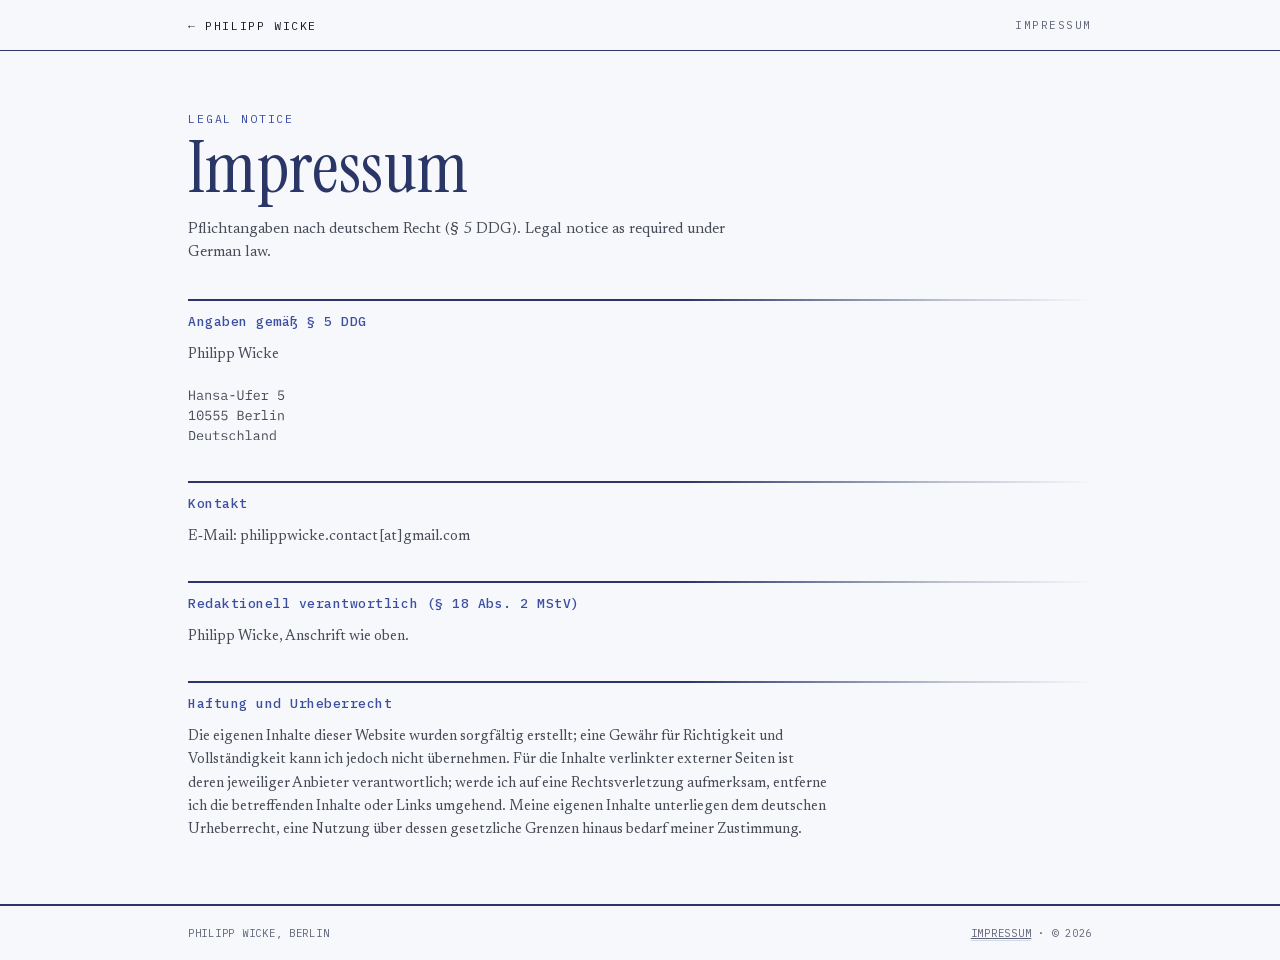
<file: imprint.html>
<!doctype html>
<html lang="en">
<head>
<meta charset="utf-8">
<meta name="viewport" content="width=device-width,initial-scale=1">
<title>Impressum · Philipp Wicke</title>
<meta name="robots" content="noindex,follow">
<link rel="icon" type="image/svg+xml" href="assets/favicon.svg">
<link rel="icon" type="image/png" sizes="32x32" href="assets/favicon-32.png">
<link rel="apple-touch-icon" href="assets/apple-touch-icon.png">
<link rel="stylesheet" href="assets/fonts/fonts.css">
<style>
:root{--ink:#1a1b22;--accent:#3b4ea0;--paper:#f7f8fb;--ink-soft:#474b57;--ink-mute:#5f6478;--rule:#d2d8e6;--rule-soft:#e6eaf3;--line:#2a3666;}
*{box-sizing:border-box;margin:0;padding:0;}
html{scroll-behavior:smooth;}
body{font-family:"IBM Plex Mono",ui-monospace,monospace;background:var(--paper);color:var(--ink);-webkit-font-smoothing:antialiased;}
a{color:inherit;}
.bar{position:sticky;top:0;z-index:10;background:rgba(247,248,251,.85);-webkit-backdrop-filter:blur(10px);backdrop-filter:blur(10px);border-bottom:1px solid var(--line);}
.bar .row{max-width:1000px;margin:0 auto;padding:0 clamp(20px,4vw,48px);height:50px;display:flex;align-items:center;justify-content:space-between;}
.bar a.back{font-size:11.5px;letter-spacing:.14em;text-transform:uppercase;text-decoration:none;}
.bar a.back:hover{color:var(--accent);}
.bar .pg{font-size:11px;letter-spacing:.14em;text-transform:uppercase;color:var(--ink-mute);}
.wrap{max-width:1000px;margin:0 auto;padding:0 clamp(20px,4vw,48px);}
.head{padding:clamp(34px,6vw,60px) 0 4px;}
.head .kick{font-size:11.5px;letter-spacing:.16em;text-transform:uppercase;color:var(--accent);}
.head h1{font-family:"Instrument Serif",serif;font-weight:400;font-size:clamp(38px,7vw,72px);line-height:1;margin:6px 0 0;letter-spacing:.005em;color:var(--line);}
.head p{margin:14px 0 0;font-family:"Newsreader",Georgia,serif;font-size:15px;color:var(--ink-soft);line-height:1.55;max-width:64ch;}
.head p a{color:var(--accent);}
.grp{border-top:2px solid var(--line);border-image:linear-gradient(90deg,var(--line) 55%,rgba(42,54,102,.25) 85%,transparent 100%) 1;margin-top:30px;}
.grp .gh{font-size:13px;font-weight:500;color:var(--accent);padding:12px 0 4px;letter-spacing:.04em;}
.e{display:grid;grid-template-columns:104px 1fr auto;gap:16px;align-items:baseline;padding:11px 0;border-top:1px solid var(--rule-soft);}
.e:first-of-type{border-top:0;}
.e .mo{font-size:10.5px;letter-spacing:.07em;text-transform:uppercase;color:var(--ink-mute);padding-top:3px;}
.e .d{font-family:"Instrument Serif",serif;font-size:16.5px;line-height:1.32;color:var(--ink);}
.e .d a{color:var(--accent);text-decoration:none;border-bottom:1px solid rgba(59,78,160,.32);}
.e .d a:hover{border-bottom-color:var(--accent);}
.e .ty{font-size:9px;letter-spacing:.08em;text-transform:uppercase;color:var(--ink-mute);border:1px solid var(--rule);padding:2px 7px;white-space:nowrap;align-self:start;margin-top:3px;}
.pub{display:grid;grid-template-columns:1fr auto;gap:22px;padding:15px 0;border-top:1px solid var(--rule-soft);align-items:start;}
.pub:first-of-type{border-top:0;}
.pub-t{font-family:"Instrument Serif",serif;font-size:18px;line-height:1.28;color:var(--ink);text-decoration:none;border-bottom:1px solid rgba(59,78,160,.28);}
.pub-t:hover{color:var(--accent);border-bottom-color:var(--accent);}
.pub-au{font-family:"Newsreader",Georgia,serif;font-size:13.5px;color:var(--ink-mute);margin-top:5px;line-height:1.45;}
.pub-au b{color:var(--ink-soft);font-weight:600;}
.pub-ex{font-family:"Newsreader",Georgia,serif;font-size:14px;line-height:1.5;color:var(--ink-soft);margin-top:7px;max-width:74ch;}
.pub-cit{font-family:"IBM Plex Mono",monospace;text-align:right;white-space:nowrap;padding-top:4px;}
.pub-cit b{font-size:13px;color:var(--ink-soft);font-weight:500;}
.pub-cit span{display:block;font-size:8px;letter-spacing:.1em;text-transform:uppercase;color:var(--ink-mute);margin-top:1px;}
.grp p{font-family:"Newsreader",Georgia,serif;font-size:14.5px;line-height:1.6;color:var(--ink-soft);padding:9px 0 3px;max-width:80ch;}
.grp p a{color:var(--accent);}
.grp p b{color:var(--ink);font-weight:500;}
.foot a{color:var(--ink-mute);border-bottom:1px solid var(--rule);}.foot a:hover{color:var(--accent);border-bottom-color:var(--accent);}
@media (max-width:620px){.pub{grid-template-columns:1fr;}.pub-cit{text-align:left;padding-top:2px;}}
@media print{
  .bar,.foot{display:none;}
  body{background:#fff;color:#000;}
  .head{padding-top:0;}
  .head h1,.pub-t,.e .d{color:#000;}
  .grp{border-image:none;border-top:1.5pt solid #000;}
  .grp .gh{color:#000;}
  .pub,.e{break-inside:avoid;}
  .pub-t{border-bottom:0;}
  a{color:#000;text-decoration:none;border-bottom:0 !important;}
  .pub-au,.pub-ex,.e .mo{color:#333;}
  .head .kick{color:#333;}
  .head p a,.grp p a,.e .d a{color:#000;}
}
.foot{margin-top:60px;border-top:2px solid var(--line);}
.foot .row{max-width:1000px;margin:0 auto;padding:20px clamp(20px,4vw,48px);font-size:10.5px;letter-spacing:.07em;text-transform:uppercase;color:var(--ink-mute);display:flex;justify-content:space-between;flex-wrap:wrap;gap:12px;}
@media (max-width:620px){.e{grid-template-columns:1fr auto;}.e .mo{grid-column:1/-1;}}
</style>
</head>
<body>
<header class="bar"><div class="row"><a class="back" href="index.html">&larr; Philipp Wicke</a><span class="pg">Impressum</span></div></header>
<main class="wrap">
<div class="head"><div class="kick">Legal notice</div><h1>Impressum</h1><p>Pflichtangaben nach deutschem Recht (&sect; 5 DDG). Legal notice as required under German law.</p></div>
<section class="grp"><div class="gh">Angaben gem&auml;&szlig; &sect; 5 DDG</div><p>Philipp Wicke</p><p style="margin-top:8px;"><!-- ADDR-START --><svg xmlns="http://www.w3.org/2000/svg" viewBox="0 0 7200 4000" width="97" height="54" role="img" aria-label="Anschrift"><g fill="#474b57"><path transform="translate(-1,1032) scale(1,-1) rotate(0.77)" d="M436 317H164V0H80V698H164V390H436V698H520V0H436Z"/><path transform="translate(604,1031) scale(1,-1) rotate(0.45)" d="M495 0Q448 0 428.0 24.0Q408 48 403 84H398Q381 39 343.5 13.5Q306 -12 243 -12Q162 -12 114.0 30.0Q66 72 66 145Q66 217 118.5 256.0Q171 295 288 295H398V346Q398 403 366.0 431.5Q334 460 275 460Q223 460 190.0 439.5Q157 419 137 384L83 424Q93 444 110.0 463.0Q127 482 152.0 496.5Q177 511 209.0 519.5Q241 528 280 528Q371 528 424.5 482.0Q478 436 478 354V70H550V0ZM257 55Q288 55 313.5 62.5Q339 70 358.0 82.5Q377 95 387.5 112.5Q398 130 398 150V235H288Q216 235 183.0 215.0Q150 195 150 157V136Q150 96 178.5 75.5Q207 55 257 55Z"/><path transform="translate(1196,1018) scale(1,-1) rotate(-0.07)" d="M98 0V516H178V432H182Q190 451 202.0 468.5Q214 486 231.5 499.0Q249 512 273.0 520.0Q297 528 329 528Q410 528 459.0 476.5Q508 425 508 331V0H428V317Q428 388 397.0 422.5Q366 457 306 457Q282 457 259.0 451.0Q236 445 218.0 433.0Q200 421 189.0 402.0Q178 383 178 358V0Z"/><path transform="translate(1795,1019) scale(1,-1) rotate(0.51)" d="M306 -12Q225 -12 166.5 15.5Q108 43 67 89L121 136Q158 97 202.0 76.0Q246 55 308 55Q368 55 406.5 76.5Q445 98 445 144Q445 164 437.5 177.5Q430 191 417.0 199.0Q404 207 388.0 211.5Q372 216 354 219L273 231Q246 235 214.5 242.0Q183 249 157.0 264.5Q131 280 113.5 306.0Q96 332 96 374Q96 413 111.5 441.5Q127 470 155.0 489.5Q183 509 221.0 518.5Q259 528 304 528Q374 528 425.5 506.0Q477 484 514 445L462 396Q453 407 439.5 418.5Q426 430 406.5 439.5Q387 449 361.0 455.0Q335 461 301 461Q240 461 207.5 440.0Q175 419 175 379Q175 359 182.5 345.5Q190 332 203.0 324.0Q216 316 232.5 311.5Q249 307 266 304L347 292Q375 288 406.0 281.0Q437 274 463.0 258.5Q489 243 506.5 217.0Q524 191 524 149Q524 72 464.5 30.0Q405 -12 306 -12Z"/><path transform="translate(2398,1028) scale(1,-1) rotate(0.01)" d="M495 0Q448 0 428.0 24.0Q408 48 403 84H398Q381 39 343.5 13.5Q306 -12 243 -12Q162 -12 114.0 30.0Q66 72 66 145Q66 217 118.5 256.0Q171 295 288 295H398V346Q398 403 366.0 431.5Q334 460 275 460Q223 460 190.0 439.5Q157 419 137 384L83 424Q93 444 110.0 463.0Q127 482 152.0 496.5Q177 511 209.0 519.5Q241 528 280 528Q371 528 424.5 482.0Q478 436 478 354V70H550V0ZM257 55Q288 55 313.5 62.5Q339 70 358.0 82.5Q377 95 387.5 112.5Q398 130 398 150V235H288Q216 235 183.0 215.0Q150 195 150 157V136Q150 96 178.5 75.5Q207 55 257 55Z"/><path transform="translate(2999,1024) scale(1,-1) rotate(0.69)" d="M155 262V346H445V262Z"/><path transform="translate(3599,1021) scale(1,-1) rotate(0.49)" d="M164 698V279Q164 228 167.0 188.0Q170 148 183.0 119.5Q196 91 223.5 76.0Q251 61 300 61Q349 61 376.5 76.0Q404 91 417.0 119.5Q430 148 433.0 188.0Q436 228 436 279V698H520V299Q520 221 512.5 163.0Q505 105 481.5 66.0Q458 27 414.5 7.5Q371 -12 300 -12Q229 -12 185.5 7.5Q142 27 118.5 66.0Q95 105 87.5 163.0Q80 221 80 299V698Z"/><path transform="translate(4203,1026) scale(1,-1) rotate(-0.47)" d="M83 68H257V448H73V516H257V622Q257 674 284.5 707.0Q312 740 371 740H544V672H337V516H544V448H337V68H521V0H83Z"/><path transform="translate(4803,1024) scale(1,-1) rotate(0.18)" d="M309 -12Q253 -12 208.5 7.0Q164 26 132.5 61.5Q101 97 84.0 146.5Q67 196 67 257Q67 319 84.5 369.0Q102 419 133.0 454.5Q164 490 207.5 509.0Q251 528 304 528Q356 528 398.5 509.0Q441 490 471.0 456.5Q501 423 517.0 377.0Q533 331 533 276V238H151V214Q151 180 162.0 151.0Q173 122 193.5 101.0Q214 80 243.5 68.5Q273 57 309 57Q361 57 399.0 81.0Q437 105 457 147L516 107Q493 55 439.5 21.5Q386 -12 309 -12ZM304 462Q271 462 243.0 450.0Q215 438 194.5 417.0Q174 396 162.5 367.5Q151 339 151 305V298H447V309Q447 343 436.5 371.0Q426 399 407.5 419.5Q389 440 362.5 451.0Q336 462 304 462Z"/><path transform="translate(5401,1029) scale(1,-1) rotate(0.03)" d="M77 68H228V448H77V516H308V386H313Q329 447 373.5 481.5Q418 516 487 516H559V436H462Q393 436 350.5 396.0Q308 356 308 291V68H508V0H77Z"/><path transform="translate(6601,1030) scale(1,-1) rotate(-0.19)" d="M501 625H189L169 358H176Q202 393 234.0 413.5Q266 434 322 434Q368 434 406.5 419.5Q445 405 473.0 377.0Q501 349 517.0 309.5Q533 270 533 219Q533 168 517.0 125.5Q501 83 470.0 52.5Q439 22 395.0 5.0Q351 -12 295 -12Q251 -12 216.5 -2.0Q182 8 155.5 25.0Q129 42 109.0 63.0Q89 84 73 107L136 155Q150 134 164.5 117.0Q179 100 198.0 87.5Q217 75 241.0 68.0Q265 61 297 61Q369 61 407.5 100.0Q446 139 446 208V216Q446 285 407.0 324.0Q368 363 295 363Q245 363 217.5 346.0Q190 329 167 304L96 314L121 698H501Z"/><path transform="translate(-1,2523) scale(1,-1) rotate(-0.07)" d="M85 0V73H285V636H278L102 472L53 525L238 698H369V73H553V0Z"/><path transform="translate(604,2521) scale(1,-1) rotate(-0.04)" d="M300 -12Q236 -12 190.0 12.5Q144 37 114.0 83.0Q84 129 70.0 196.0Q56 263 56 349Q56 434 70.0 501.5Q84 569 114.0 615.0Q144 661 190.0 685.5Q236 710 300 710Q364 710 410.0 685.5Q456 661 486.0 615.0Q516 569 530.0 501.5Q544 434 544 349Q544 263 530.0 196.0Q516 129 486.0 83.0Q456 37 410.0 12.5Q364 -12 300 -12ZM300 61Q342 61 372.0 77.5Q402 94 420.5 124.0Q439 154 448.0 196.5Q457 239 457 292V406Q457 458 448.0 501.0Q439 544 420.5 574.0Q402 604 372.0 620.5Q342 637 300 637Q258 637 228.0 620.5Q198 604 179.5 574.0Q161 544 152.0 501.0Q143 458 143 406V292Q143 239 152.0 196.5Q161 154 179.5 124.0Q198 94 228.0 77.5Q258 61 300 61ZM300 290Q265 290 251.5 304.0Q238 318 238 338V360Q238 380 251.5 394.0Q265 408 300 408Q335 408 348.5 394.0Q362 380 362 360V338Q362 318 348.5 304.0Q335 290 300 290Z"/><path transform="translate(1196,2531) scale(1,-1) rotate(-0.47)" d="M501 625H189L169 358H176Q202 393 234.0 413.5Q266 434 322 434Q368 434 406.5 419.5Q445 405 473.0 377.0Q501 349 517.0 309.5Q533 270 533 219Q533 168 517.0 125.5Q501 83 470.0 52.5Q439 22 395.0 5.0Q351 -12 295 -12Q251 -12 216.5 -2.0Q182 8 155.5 25.0Q129 42 109.0 63.0Q89 84 73 107L136 155Q150 134 164.5 117.0Q179 100 198.0 87.5Q217 75 241.0 68.0Q265 61 297 61Q369 61 407.5 100.0Q446 139 446 208V216Q446 285 407.0 324.0Q368 363 295 363Q245 363 217.5 346.0Q190 329 167 304L96 314L121 698H501Z"/><path transform="translate(1803,2529) scale(1,-1) rotate(-0.59)" d="M501 625H189L169 358H176Q202 393 234.0 413.5Q266 434 322 434Q368 434 406.5 419.5Q445 405 473.0 377.0Q501 349 517.0 309.5Q533 270 533 219Q533 168 517.0 125.5Q501 83 470.0 52.5Q439 22 395.0 5.0Q351 -12 295 -12Q251 -12 216.5 -2.0Q182 8 155.5 25.0Q129 42 109.0 63.0Q89 84 73 107L136 155Q150 134 164.5 117.0Q179 100 198.0 87.5Q217 75 241.0 68.0Q265 61 297 61Q369 61 407.5 100.0Q446 139 446 208V216Q446 285 407.0 324.0Q368 363 295 363Q245 363 217.5 346.0Q190 329 167 304L96 314L121 698H501Z"/><path transform="translate(2398,2529) scale(1,-1) rotate(-0.71)" d="M501 625H189L169 358H176Q202 393 234.0 413.5Q266 434 322 434Q368 434 406.5 419.5Q445 405 473.0 377.0Q501 349 517.0 309.5Q533 270 533 219Q533 168 517.0 125.5Q501 83 470.0 52.5Q439 22 395.0 5.0Q351 -12 295 -12Q251 -12 216.5 -2.0Q182 8 155.5 25.0Q129 42 109.0 63.0Q89 84 73 107L136 155Q150 134 164.5 117.0Q179 100 198.0 87.5Q217 75 241.0 68.0Q265 61 297 61Q369 61 407.5 100.0Q446 139 446 208V216Q446 285 407.0 324.0Q368 363 295 363Q245 363 217.5 346.0Q190 329 167 304L96 314L121 698H501Z"/><path transform="translate(3595,2524) scale(1,-1) rotate(-0.69)" d="M88 698H325Q415 698 466.0 649.0Q517 600 517 518Q517 455 486.5 419.0Q456 383 408 368V365Q467 351 505.0 312.5Q543 274 543 201Q543 159 529.0 122.0Q515 85 489.5 58.0Q464 31 429.5 15.5Q395 0 355 0H88ZM330 73Q388 73 421.0 99.0Q454 125 454 179V220Q454 273 421.0 299.5Q388 326 330 326H172V73ZM316 395Q369 395 399.0 418.5Q429 442 429 490V529Q429 577 399.0 601.0Q369 625 316 625H172V395Z"/><path transform="translate(4199,2531) scale(1,-1) rotate(-0.23)" d="M309 -12Q253 -12 208.5 7.0Q164 26 132.5 61.5Q101 97 84.0 146.5Q67 196 67 257Q67 319 84.5 369.0Q102 419 133.0 454.5Q164 490 207.5 509.0Q251 528 304 528Q356 528 398.5 509.0Q441 490 471.0 456.5Q501 423 517.0 377.0Q533 331 533 276V238H151V214Q151 180 162.0 151.0Q173 122 193.5 101.0Q214 80 243.5 68.5Q273 57 309 57Q361 57 399.0 81.0Q437 105 457 147L516 107Q493 55 439.5 21.5Q386 -12 309 -12ZM304 462Q271 462 243.0 450.0Q215 438 194.5 417.0Q174 396 162.5 367.5Q151 339 151 305V298H447V309Q447 343 436.5 371.0Q426 399 407.5 419.5Q389 440 362.5 451.0Q336 462 304 462Z"/><path transform="translate(4802,2528) scale(1,-1) rotate(0.60)" d="M77 68H228V448H77V516H308V386H313Q329 447 373.5 481.5Q418 516 487 516H559V436H462Q393 436 350.5 396.0Q308 356 308 291V68H508V0H77Z"/><path transform="translate(5404,2521) scale(1,-1) rotate(0.57)" d="M80 68H260V672H80V740H340V68H520V0H80Z"/><path transform="translate(6004,2521) scale(1,-1) rotate(-0.64)" d="M332 630Q297 630 283.0 644.5Q269 659 269 681V697Q269 719 283.0 733.5Q297 748 332 748Q367 748 381.0 733.5Q395 719 395 697V681Q395 659 381.0 644.5Q367 630 332 630ZM106 68H292V448H106V516H372V68H546V0H106Z"/><path transform="translate(6599,2530) scale(1,-1) rotate(-0.08)" d="M98 0V516H178V432H182Q190 451 202.0 468.5Q214 486 231.5 499.0Q249 512 273.0 520.0Q297 528 329 528Q410 528 459.0 476.5Q508 425 508 331V0H428V317Q428 388 397.0 422.5Q366 457 306 457Q282 457 259.0 451.0Q236 445 218.0 433.0Q200 421 189.0 402.0Q178 383 178 358V0Z"/><path transform="translate(2,4032) scale(1,-1) rotate(0.51)" d="M95 698H290Q418 698 481.0 610.0Q544 522 544 349Q544 176 481.0 88.0Q418 0 290 0H95ZM286 73Q370 73 412.5 131.0Q455 189 455 295V403Q455 509 412.5 567.0Q370 625 286 625H179V73Z"/><path transform="translate(597,4027) scale(1,-1) rotate(0.47)" d="M309 -12Q253 -12 208.5 7.0Q164 26 132.5 61.5Q101 97 84.0 146.5Q67 196 67 257Q67 319 84.5 369.0Q102 419 133.0 454.5Q164 490 207.5 509.0Q251 528 304 528Q356 528 398.5 509.0Q441 490 471.0 456.5Q501 423 517.0 377.0Q533 331 533 276V238H151V214Q151 180 162.0 151.0Q173 122 193.5 101.0Q214 80 243.5 68.5Q273 57 309 57Q361 57 399.0 81.0Q437 105 457 147L516 107Q493 55 439.5 21.5Q386 -12 309 -12ZM304 462Q271 462 243.0 450.0Q215 438 194.5 417.0Q174 396 162.5 367.5Q151 339 151 305V298H447V309Q447 343 436.5 371.0Q426 399 407.5 419.5Q389 440 362.5 451.0Q336 462 304 462Z"/><path transform="translate(1196,4030) scale(1,-1) rotate(-0.13)" d="M422 84H418Q410 65 398.0 47.5Q386 30 368.5 17.0Q351 4 327.0 -4.0Q303 -12 271 -12Q190 -12 141.0 39.5Q92 91 92 185V516H172V199Q172 128 203.0 93.5Q234 59 294 59Q318 59 341.0 65.0Q364 71 382.0 83.0Q400 95 411.0 113.5Q422 132 422 158V516H502V0H422Z"/><path transform="translate(1798,4028) scale(1,-1) rotate(-0.32)" d="M325 0Q266 0 238.5 33.0Q211 66 211 118V448H39V516H167Q193 516 203.5 526.5Q214 537 214 563V698H291V516H526V448H291V68H526V0Z"/><path transform="translate(2403,4026) scale(1,-1) rotate(0.49)" d="M306 -12Q225 -12 166.5 15.5Q108 43 67 89L121 136Q158 97 202.0 76.0Q246 55 308 55Q368 55 406.5 76.5Q445 98 445 144Q445 164 437.5 177.5Q430 191 417.0 199.0Q404 207 388.0 211.5Q372 216 354 219L273 231Q246 235 214.5 242.0Q183 249 157.0 264.5Q131 280 113.5 306.0Q96 332 96 374Q96 413 111.5 441.5Q127 470 155.0 489.5Q183 509 221.0 518.5Q259 528 304 528Q374 528 425.5 506.0Q477 484 514 445L462 396Q453 407 439.5 418.5Q426 430 406.5 439.5Q387 449 361.0 455.0Q335 461 301 461Q240 461 207.5 440.0Q175 419 175 379Q175 359 182.5 345.5Q190 332 203.0 324.0Q216 316 232.5 311.5Q249 307 266 304L347 292Q375 288 406.0 281.0Q437 274 463.0 258.5Q489 243 506.5 217.0Q524 191 524 149Q524 72 464.5 30.0Q405 -12 306 -12Z"/><path transform="translate(2996,4026) scale(1,-1) rotate(0.69)" d="M318 -12Q262 -12 218.5 7.5Q175 27 145.0 62.0Q115 97 99.5 147.0Q84 197 84 258Q84 319 100.0 369.0Q116 419 146.0 454.5Q176 490 219.0 509.0Q262 528 317 528Q392 528 439.0 495.0Q486 462 508 409L444 375Q430 415 397.5 437.0Q365 459 317 459Q282 459 254.5 447.5Q227 436 208.0 415.0Q189 394 179.5 365.0Q170 336 170 302V214Q170 180 179.5 151.0Q189 122 208.0 101.0Q227 80 255.0 68.5Q283 57 319 57Q371 57 405.0 81.0Q439 105 459 147L516 108Q493 56 444.5 22.0Q396 -12 318 -12Z"/><path transform="translate(3600,4029) scale(1,-1) rotate(-0.42)" d="M98 740H178V432H182Q190 451 202.0 468.5Q214 486 231.5 499.0Q249 512 273.0 520.0Q297 528 329 528Q410 528 459.0 476.5Q508 425 508 331V0H428V317Q428 388 397.0 422.5Q366 457 306 457Q282 457 259.0 451.0Q236 445 218.0 433.0Q200 421 189.0 402.0Q178 383 178 358V0H98Z"/><path transform="translate(4204,4023) scale(1,-1) rotate(0.13)" d="M80 68H260V672H80V740H340V68H520V0H80Z"/><path transform="translate(4803,4030) scale(1,-1) rotate(0.15)" d="M495 0Q448 0 428.0 24.0Q408 48 403 84H398Q381 39 343.5 13.5Q306 -12 243 -12Q162 -12 114.0 30.0Q66 72 66 145Q66 217 118.5 256.0Q171 295 288 295H398V346Q398 403 366.0 431.5Q334 460 275 460Q223 460 190.0 439.5Q157 419 137 384L83 424Q93 444 110.0 463.0Q127 482 152.0 496.5Q177 511 209.0 519.5Q241 528 280 528Q371 528 424.5 482.0Q478 436 478 354V70H550V0ZM257 55Q288 55 313.5 62.5Q339 70 358.0 82.5Q377 95 387.5 112.5Q398 130 398 150V235H288Q216 235 183.0 215.0Q150 195 150 157V136Q150 96 178.5 75.5Q207 55 257 55Z"/><path transform="translate(5405,4028) scale(1,-1) rotate(-0.23)" d="M98 0V516H178V432H182Q190 451 202.0 468.5Q214 486 231.5 499.0Q249 512 273.0 520.0Q297 528 329 528Q410 528 459.0 476.5Q508 425 508 331V0H428V317Q428 388 397.0 422.5Q366 457 306 457Q282 457 259.0 451.0Q236 445 218.0 433.0Q200 421 189.0 402.0Q178 383 178 358V0Z"/><path transform="translate(6004,4026) scale(1,-1) rotate(0.13)" d="M425 84H421Q371 -12 262 -12Q167 -12 113.5 59.0Q60 130 60 258Q60 386 113.5 457.0Q167 528 262 528Q371 528 421 432H425V740H505V0H425ZM293 59Q320 59 344.0 66.0Q368 73 386.0 86.5Q404 100 414.5 119.5Q425 139 425 165V351Q425 377 414.5 396.5Q404 416 386.0 429.5Q368 443 344.0 450.0Q320 457 293 457Q223 457 184.5 414.5Q146 372 146 302V214Q146 144 184.5 101.5Q223 59 293 59Z"/></g></svg><!-- ADDR-END --></p></section><section class="grp"><div class="gh">Kontakt</div><p>E&#8209;Mail: philippwicke.contact&#8202;[at]&#8202;gmail.com</p></section><section class="grp"><div class="gh">Redaktionell verantwortlich (&sect; 18 Abs. 2 MStV)</div><p>Philipp Wicke, Anschrift wie oben.</p></section><section class="grp"><div class="gh">Haftung und Urheberrecht</div><p>Die eigenen Inhalte dieser Website wurden sorgf&auml;ltig erstellt; eine Gew&auml;hr f&uuml;r Richtigkeit und Vollst&auml;ndigkeit kann ich jedoch nicht &uuml;bernehmen. F&uuml;r die Inhalte verlinkter externer Seiten ist deren jeweiliger Anbieter verantwortlich; werde ich auf eine Rechtsverletzung aufmerksam, entferne ich die betreffenden Inhalte oder Links umgehend. Meine eigenen Inhalte unterliegen dem deutschen Urheberrecht, eine Nutzung &uuml;ber dessen gesetzliche Grenzen hinaus bedarf meiner Zustimmung.</p></section>
</main>
<footer class="foot"><div class="row"><span>Philipp Wicke, Berlin</span><span><a href="imprint.html">Impressum</a> &middot; &copy; 2026</span></div></footer>
</body>
</html>
</file>
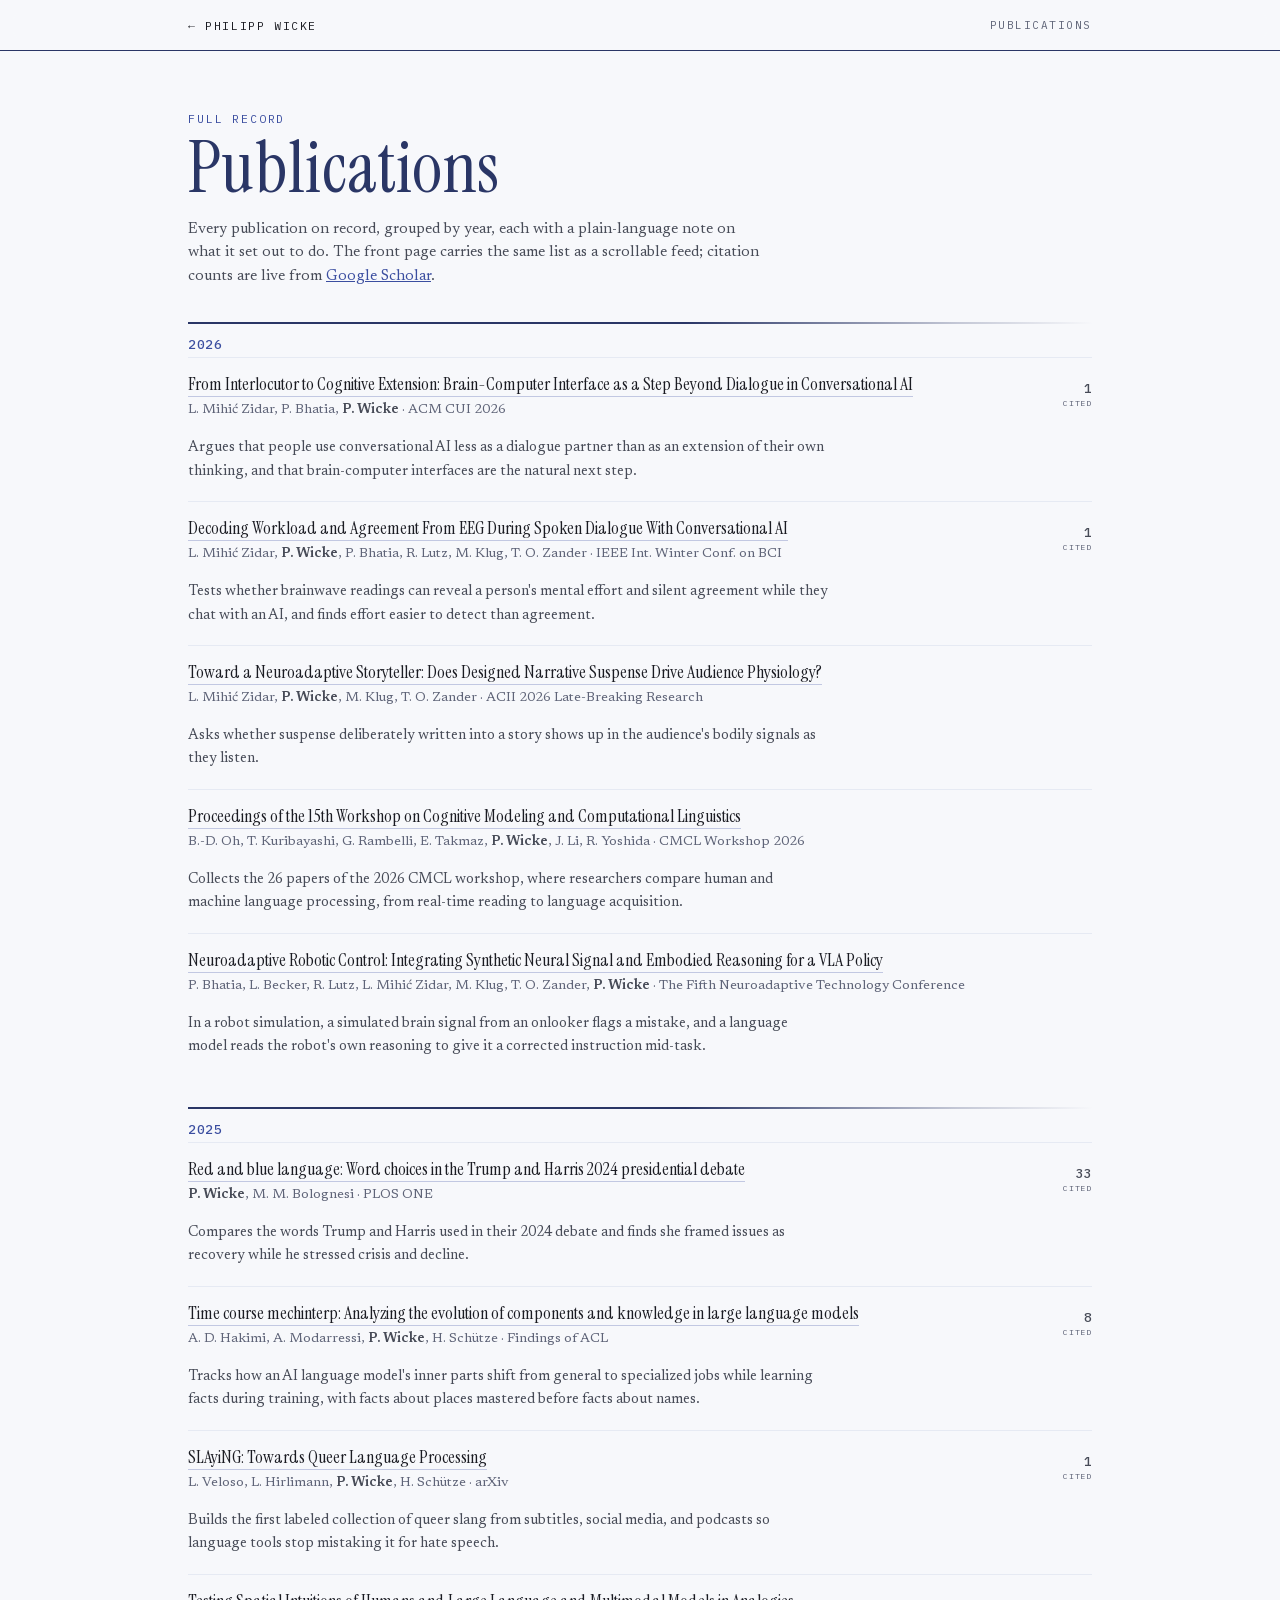
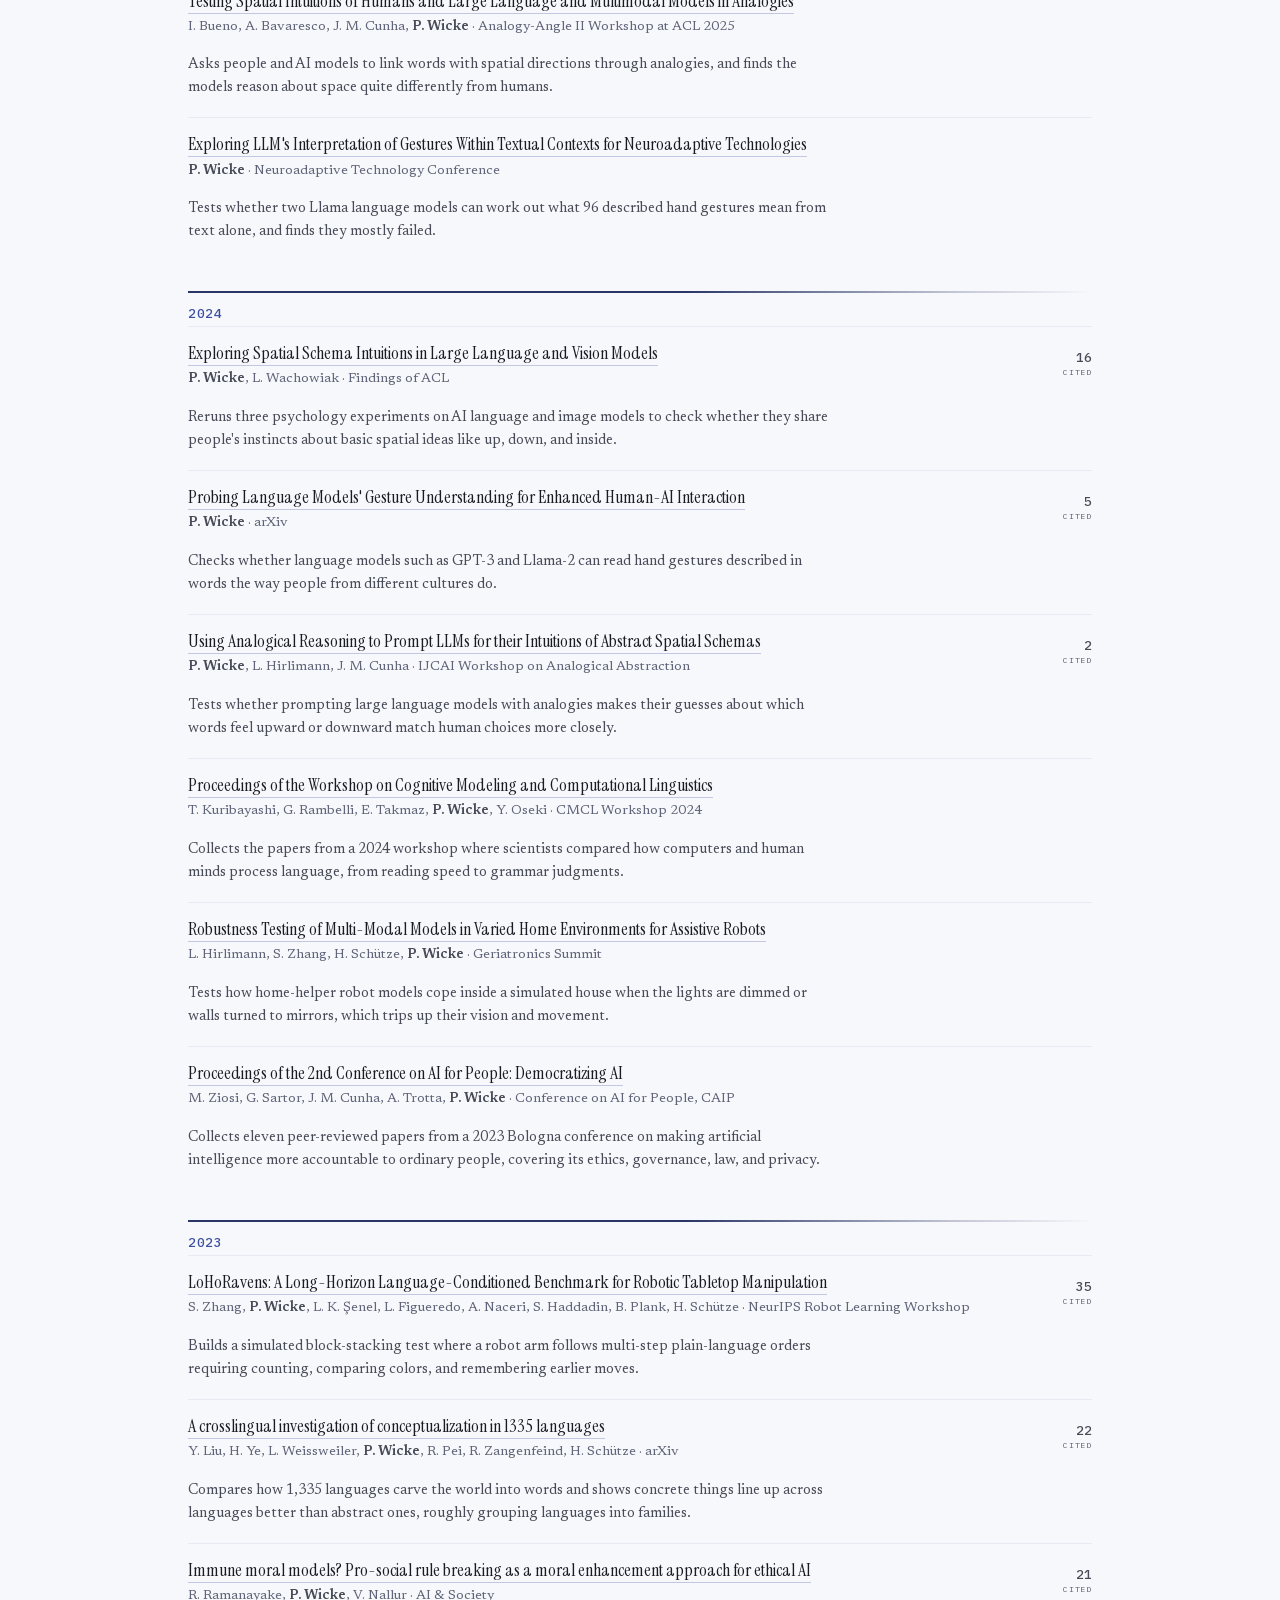
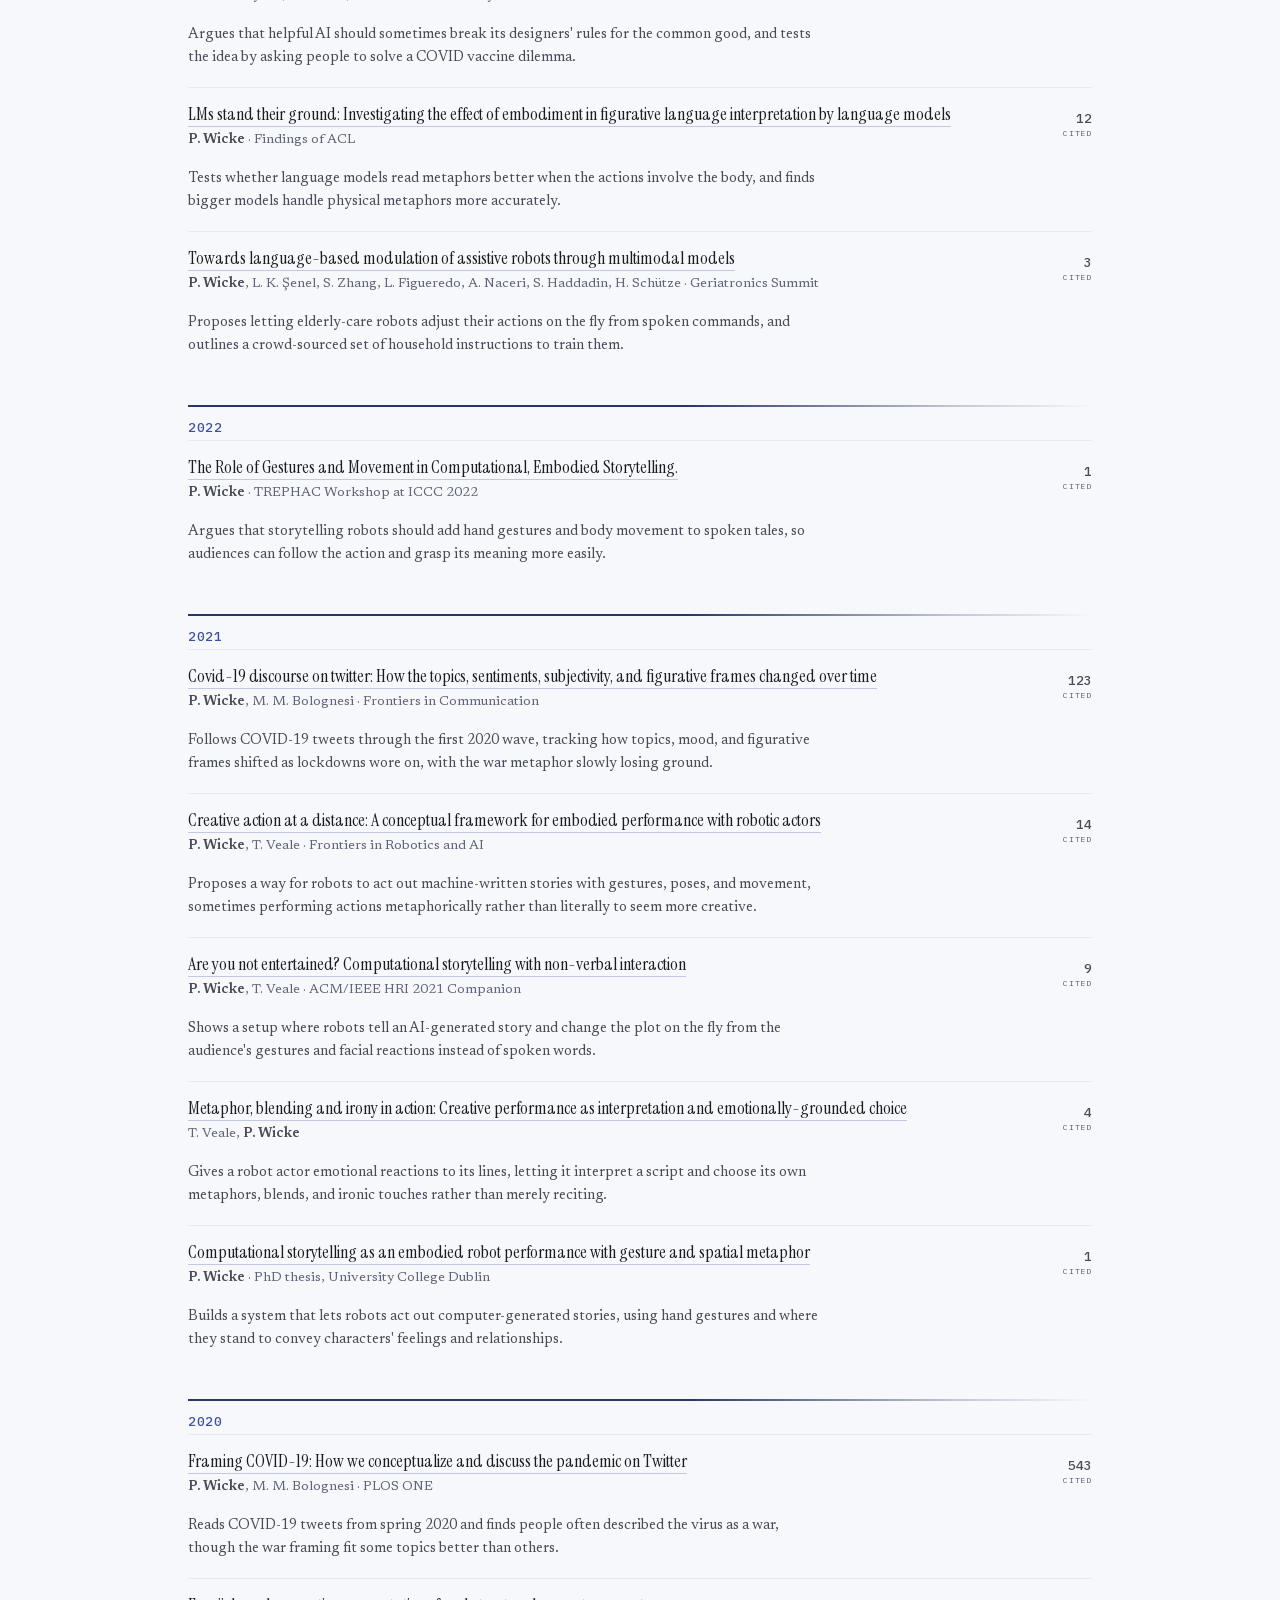
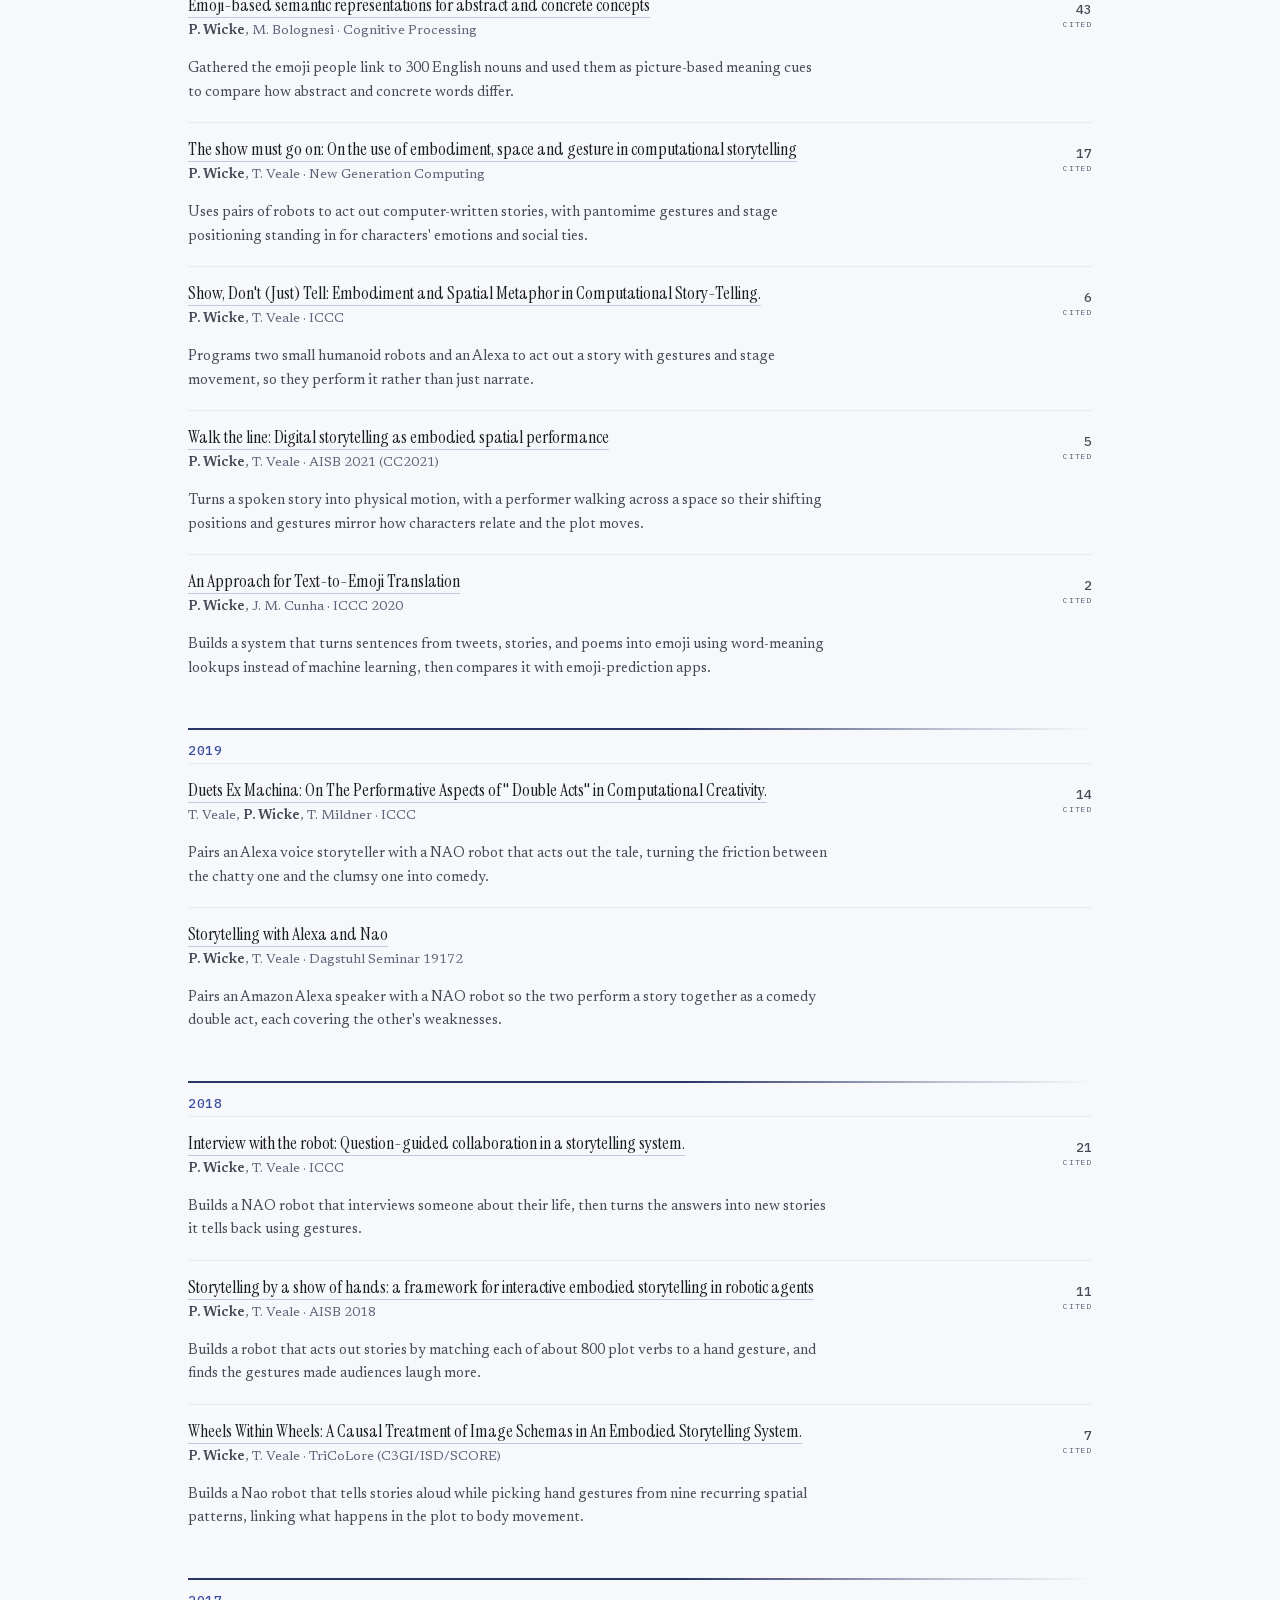
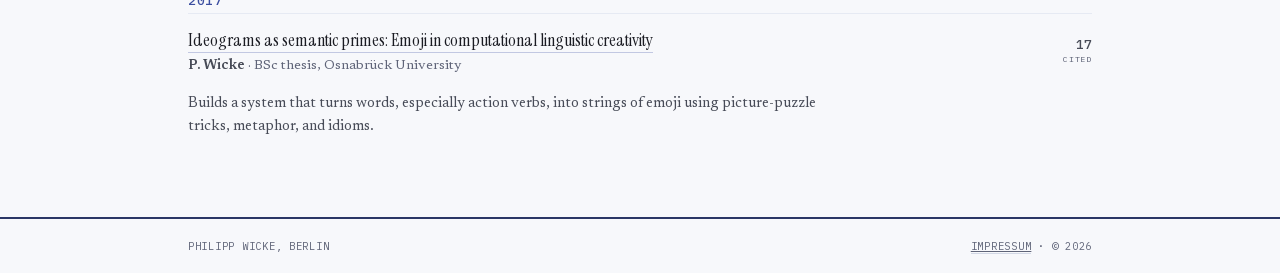
<file: research.html>
<!doctype html>
<html lang="en">
<head>
<meta charset="utf-8">
<meta name="viewport" content="width=device-width,initial-scale=1">
<title>Publications · Philipp Wicke</title>
<meta name="robots" content="index,follow">
<link rel="icon" type="image/svg+xml" href="assets/favicon.svg">
<link rel="icon" type="image/png" sizes="32x32" href="assets/favicon-32.png">
<link rel="apple-touch-icon" href="assets/apple-touch-icon.png">
<link rel="stylesheet" href="assets/fonts/fonts.css">
<style>
:root{--ink:#1a1b22;--accent:#3b4ea0;--paper:#f7f8fb;--ink-soft:#474b57;--ink-mute:#5f6478;--rule:#d2d8e6;--rule-soft:#e6eaf3;--line:#2a3666;}
*{box-sizing:border-box;margin:0;padding:0;}
html{scroll-behavior:smooth;}
body{font-family:"IBM Plex Mono",ui-monospace,monospace;background:var(--paper);color:var(--ink);-webkit-font-smoothing:antialiased;}
a{color:inherit;}
.bar{position:sticky;top:0;z-index:10;background:rgba(247,248,251,.85);-webkit-backdrop-filter:blur(10px);backdrop-filter:blur(10px);border-bottom:1px solid var(--line);}
.bar .row{max-width:1000px;margin:0 auto;padding:0 clamp(20px,4vw,48px);height:50px;display:flex;align-items:center;justify-content:space-between;}
.bar a.back{font-size:11.5px;letter-spacing:.14em;text-transform:uppercase;text-decoration:none;}
.bar a.back:hover{color:var(--accent);}
.bar .pg{font-size:11px;letter-spacing:.14em;text-transform:uppercase;color:var(--ink-mute);}
.wrap{max-width:1000px;margin:0 auto;padding:0 clamp(20px,4vw,48px);}
.head{padding:clamp(34px,6vw,60px) 0 4px;}
.head .kick{font-size:11.5px;letter-spacing:.16em;text-transform:uppercase;color:var(--accent);}
.head h1{font-family:"Instrument Serif",serif;font-weight:400;font-size:clamp(38px,7vw,72px);line-height:1;margin:6px 0 0;letter-spacing:.005em;color:var(--line);}
.head p{margin:14px 0 0;font-family:"Newsreader",Georgia,serif;font-size:15px;color:var(--ink-soft);line-height:1.55;max-width:64ch;}
.head p a{color:var(--accent);}
.grp{border-top:2px solid var(--line);border-image:linear-gradient(90deg,var(--line) 55%,rgba(42,54,102,.25) 85%,transparent 100%) 1;margin-top:30px;}
.grp .gh{font-size:13px;font-weight:500;color:var(--accent);padding:12px 0 4px;letter-spacing:.04em;}
.e{display:grid;grid-template-columns:104px 1fr auto;gap:16px;align-items:baseline;padding:11px 0;border-top:1px solid var(--rule-soft);}
.e:first-of-type{border-top:0;}
.e .mo{font-size:10.5px;letter-spacing:.07em;text-transform:uppercase;color:var(--ink-mute);padding-top:3px;}
.e .d{font-family:"Instrument Serif",serif;font-size:16.5px;line-height:1.32;color:var(--ink);}
.e .d a{color:var(--accent);text-decoration:none;border-bottom:1px solid rgba(59,78,160,.32);}
.e .d a:hover{border-bottom-color:var(--accent);}
.e .ty{font-size:9px;letter-spacing:.08em;text-transform:uppercase;color:var(--ink-mute);border:1px solid var(--rule);padding:2px 7px;white-space:nowrap;align-self:start;margin-top:3px;}
.pub{display:grid;grid-template-columns:1fr auto;gap:22px;padding:15px 0;border-top:1px solid var(--rule-soft);align-items:start;}
.pub:first-of-type{border-top:0;}
.pub-t{font-family:"Instrument Serif",serif;font-size:18px;line-height:1.28;color:var(--ink);text-decoration:none;border-bottom:1px solid rgba(59,78,160,.28);}
.pub-t:hover{color:var(--accent);border-bottom-color:var(--accent);}
.pub-au{font-family:"Newsreader",Georgia,serif;font-size:13.5px;color:var(--ink-mute);margin-top:5px;line-height:1.45;}
.pub-au b{color:var(--ink-soft);font-weight:600;}
.pub-ex{font-family:"Newsreader",Georgia,serif;font-size:14px;line-height:1.5;color:var(--ink-soft);margin-top:7px;max-width:74ch;}
.pub-cit{font-family:"IBM Plex Mono",monospace;text-align:right;white-space:nowrap;padding-top:4px;}
.pub-cit b{font-size:13px;color:var(--ink-soft);font-weight:500;}
.pub-cit span{display:block;font-size:8px;letter-spacing:.1em;text-transform:uppercase;color:var(--ink-mute);margin-top:1px;}
.grp p{font-family:"Newsreader",Georgia,serif;font-size:14.5px;line-height:1.6;color:var(--ink-soft);padding:9px 0 3px;max-width:80ch;}
.grp p a{color:var(--accent);}
.grp p b{color:var(--ink);font-weight:500;}
.foot a{color:var(--ink-mute);border-bottom:1px solid var(--rule);}.foot a:hover{color:var(--accent);border-bottom-color:var(--accent);}
@media (max-width:620px){.pub{grid-template-columns:1fr;}.pub-cit{text-align:left;padding-top:2px;}}
@media print{
  .bar,.foot{display:none;}
  body{background:#fff;color:#000;}
  .head{padding-top:0;}
  .head h1,.pub-t,.e .d{color:#000;}
  .grp{border-image:none;border-top:1.5pt solid #000;}
  .grp .gh{color:#000;}
  .pub,.e{break-inside:avoid;}
  .pub-t{border-bottom:0;}
  a{color:#000;text-decoration:none;border-bottom:0 !important;}
  .pub-au,.pub-ex,.e .mo{color:#333;}
  .head .kick{color:#333;}
  .head p a,.grp p a,.e .d a{color:#000;}
}
.foot{margin-top:60px;border-top:2px solid var(--line);}
.foot .row{max-width:1000px;margin:0 auto;padding:20px clamp(20px,4vw,48px);font-size:10.5px;letter-spacing:.07em;text-transform:uppercase;color:var(--ink-mute);display:flex;justify-content:space-between;flex-wrap:wrap;gap:12px;}
@media (max-width:620px){.e{grid-template-columns:1fr auto;}.e .mo{grid-column:1/-1;}}
</style>
</head>
<body>
<header class="bar"><div class="row"><a class="back" href="index.html">&larr; Philipp Wicke</a><span class="pg">Publications</span></div></header>
<main class="wrap">
<div class="head"><div class="kick">Full record</div><h1>Publications</h1><p>Every publication on record, grouped by year, each with a plain-language note on what it set out to do. The front page carries the same list as a scrollable feed; citation counts are live from <a href="https://scholar.google.com/citations?user=qEXBDy4AAAAJ">Google Scholar</a>.</p></div>
<section class="grp"><div class="gh">2026</div><div class="pub"><div class="pub-main"><a class="pub-t" href="https://scholar.google.com/citations?view_op=view_citation&amp;hl=en&amp;user=qEXBDy4AAAAJ&amp;pagesize=100&amp;citation_for_view=qEXBDy4AAAAJ:hC7cP41nSMkC">From Interlocutor to Cognitive Extension: Brain-Computer Interface as a Step Beyond Dialogue in Conversational AI</a><div class="pub-au">L. Mihić Zidar, P. Bhatia, <b>P. Wicke</b> &middot; ACM CUI 2026</div><p class="pub-ex">Argues that people use conversational AI less as a dialogue partner than as an extension of their own thinking, and that brain-computer interfaces are the natural next step.</p></div><div class="pub-cit"><b>1</b><span>cited</span></div></div><div class="pub"><div class="pub-main"><a class="pub-t" href="https://brain.korea.ac.kr/bci2026/acceptedpaper.php">Decoding Workload and Agreement From EEG During Spoken Dialogue With Conversational AI</a><div class="pub-au">L. Mihić Zidar, <b>P. Wicke</b>, P. Bhatia, R. Lutz, M. Klug, T. O. Zander &middot; IEEE Int. Winter Conf. on BCI</div><p class="pub-ex">Tests whether brainwave readings can reveal a person's mental effort and silent agreement while they chat with an AI, and finds effort easier to detect than agreement.</p></div><div class="pub-cit"><b>1</b><span>cited</span></div></div><div class="pub"><div class="pub-main"><a class="pub-t" href="https://scholar.google.com/citations?view_op=view_citation&amp;hl=en&amp;user=qEXBDy4AAAAJ&amp;pagesize=100&amp;citation_for_view=qEXBDy4AAAAJ:TQgYirikUcIC">Toward a Neuroadaptive Storyteller: Does Designed Narrative Suspense Drive Audience Physiology?</a><div class="pub-au">L. Mihić Zidar, <b>P. Wicke</b>, M. Klug, T. O. Zander &middot; ACII 2026 Late-Breaking Research</div><p class="pub-ex">Asks whether suspense deliberately written into a story shows up in the audience's bodily signals as they listen.</p></div><div class="pub-cit"></div></div><div class="pub"><div class="pub-main"><a class="pub-t" href="https://scholar.google.com/citations?view_op=view_citation&amp;hl=en&amp;user=qEXBDy4AAAAJ&amp;pagesize=100&amp;citation_for_view=qEXBDy4AAAAJ:mB3voiENLucC">Proceedings of the 15th Workshop on Cognitive Modeling and Computational Linguistics</a><div class="pub-au">B.-D. Oh, T. Kuribayashi, G. Rambelli, E. Takmaz, <b>P. Wicke</b>, J. Li, R. Yoshida &middot; CMCL Workshop 2026</div><p class="pub-ex">Collects the 26 papers of the 2026 CMCL workshop, where researchers compare human and machine language processing, from real-time reading to language acquisition.</p></div><div class="pub-cit"></div></div><div class="pub"><div class="pub-main"><a class="pub-t" href="https://scholar.google.com/citations?view_op=view_citation&amp;hl=en&amp;user=qEXBDy4AAAAJ&amp;pagesize=100&amp;citation_for_view=qEXBDy4AAAAJ:HDshCWvjkbEC">Neuroadaptive Robotic Control: Integrating Synthetic Neural Signal and Embodied Reasoning for a VLA Policy</a><div class="pub-au">P. Bhatia, L. Becker, R. Lutz, L. Mihić Zidar, M. Klug, T. O. Zander, <b>P. Wicke</b> &middot; The Fifth Neuroadaptive Technology Conference</div><p class="pub-ex">In a robot simulation, a simulated brain signal from an onlooker flags a mistake, and a language model reads the robot's own reasoning to give it a corrected instruction mid-task.</p></div><div class="pub-cit"></div></div></section><section class="grp"><div class="gh">2025</div><div class="pub"><div class="pub-main"><a class="pub-t" href="https://scholar.google.com/citations?view_op=view_citation&amp;hl=en&amp;user=qEXBDy4AAAAJ&amp;pagesize=100&amp;citation_for_view=qEXBDy4AAAAJ:Wp0gIr-vW9MC">Red and blue language: Word choices in the Trump and Harris 2024 presidential debate</a><div class="pub-au"><b>P. Wicke</b>, M. M. Bolognesi &middot; PLOS ONE</div><p class="pub-ex">Compares the words Trump and Harris used in their 2024 debate and finds she framed issues as recovery while he stressed crisis and decline.</p></div><div class="pub-cit"><b>33</b><span>cited</span></div></div><div class="pub"><div class="pub-main"><a class="pub-t" href="https://scholar.google.com/citations?view_op=view_citation&amp;hl=en&amp;user=qEXBDy4AAAAJ&amp;pagesize=100&amp;citation_for_view=qEXBDy4AAAAJ:9ZlFYXVOiuMC">Time course mechinterp: Analyzing the evolution of components and knowledge in large language models</a><div class="pub-au">A. D. Hakimi, A. Modarressi, <b>P. Wicke</b>, H. Schütze &middot; Findings of ACL</div><p class="pub-ex">Tracks how an AI language model's inner parts shift from general to specialized jobs while learning facts during training, with facts about places mastered before facts about names.</p></div><div class="pub-cit"><b>8</b><span>cited</span></div></div><div class="pub"><div class="pub-main"><a class="pub-t" href="https://scholar.google.com/citations?view_op=view_citation&amp;hl=en&amp;user=qEXBDy4AAAAJ&amp;pagesize=100&amp;citation_for_view=qEXBDy4AAAAJ:L8Ckcad2t8MC">SLAyiNG: Towards Queer Language Processing</a><div class="pub-au">L. Veloso, L. Hirlimann, <b>P. Wicke</b>, H. Schütze &middot; arXiv</div><p class="pub-ex">Builds the first labeled collection of queer slang from subtitles, social media, and podcasts so language tools stop mistaking it for hate speech.</p></div><div class="pub-cit"><b>1</b><span>cited</span></div></div><div class="pub"><div class="pub-main"><a class="pub-t" href="https://scholar.google.com/citations?view_op=view_citation&amp;hl=en&amp;user=qEXBDy4AAAAJ&amp;pagesize=100&amp;citation_for_view=qEXBDy4AAAAJ:7PzlFSSx8tAC">Testing Spatial Intuitions of Humans and Large Language and Multimodal Models in Analogies</a><div class="pub-au">I. Bueno, A. Bavaresco, J. M. Cunha, <b>P. Wicke</b> &middot; Analogy-Angle II Workshop at ACL 2025</div><p class="pub-ex">Asks people and AI models to link words with spatial directions through analogies, and finds the models reason about space quite differently from humans.</p></div><div class="pub-cit"></div></div><div class="pub"><div class="pub-main"><a class="pub-t" href="https://scholar.google.com/citations?view_op=view_citation&amp;hl=en&amp;user=qEXBDy4AAAAJ&amp;pagesize=100&amp;citation_for_view=qEXBDy4AAAAJ:IWHjjKOFINEC">Exploring LLM's Interpretation of Gestures Within Textual Contexts for Neuroadaptive Technologies</a><div class="pub-au"><b>P. Wicke</b> &middot; Neuroadaptive Technology Conference</div><p class="pub-ex">Tests whether two Llama language models can work out what 96 described hand gestures mean from text alone, and finds they mostly failed.</p></div><div class="pub-cit"></div></div></section><section class="grp"><div class="gh">2024</div><div class="pub"><div class="pub-main"><a class="pub-t" href="https://scholar.google.com/citations?view_op=view_citation&amp;hl=en&amp;user=qEXBDy4AAAAJ&amp;pagesize=100&amp;citation_for_view=qEXBDy4AAAAJ:YOwf2qJgpHMC">Exploring Spatial Schema Intuitions in Large Language and Vision Models</a><div class="pub-au"><b>P. Wicke</b>, L. Wachowiak &middot; Findings of ACL</div><p class="pub-ex">Reruns three psychology experiments on AI language and image models to check whether they share people's instincts about basic spatial ideas like up, down, and inside.</p></div><div class="pub-cit"><b>16</b><span>cited</span></div></div><div class="pub"><div class="pub-main"><a class="pub-t" href="https://scholar.google.com/citations?view_op=view_citation&amp;hl=en&amp;user=qEXBDy4AAAAJ&amp;pagesize=100&amp;citation_for_view=qEXBDy4AAAAJ:ULOm3_A8WrAC">Probing Language Models' Gesture Understanding for Enhanced Human-AI Interaction</a><div class="pub-au"><b>P. Wicke</b> &middot; arXiv</div><p class="pub-ex">Checks whether language models such as GPT-3 and Llama-2 can read hand gestures described in words the way people from different cultures do.</p></div><div class="pub-cit"><b>5</b><span>cited</span></div></div><div class="pub"><div class="pub-main"><a class="pub-t" href="https://scholar.google.com/citations?view_op=view_citation&amp;hl=en&amp;user=qEXBDy4AAAAJ&amp;pagesize=100&amp;citation_for_view=qEXBDy4AAAAJ:M3ejUd6NZC8C">Using Analogical Reasoning to Prompt LLMs for their Intuitions of Abstract Spatial Schemas</a><div class="pub-au"><b>P. Wicke</b>, L. Hirlimann, J. M. Cunha &middot; IJCAI Workshop on Analogical Abstraction</div><p class="pub-ex">Tests whether prompting large language models with analogies makes their guesses about which words feel upward or downward match human choices more closely.</p></div><div class="pub-cit"><b>2</b><span>cited</span></div></div><div class="pub"><div class="pub-main"><a class="pub-t" href="https://scholar.google.com/citations?view_op=view_citation&amp;hl=en&amp;user=qEXBDy4AAAAJ&amp;pagesize=100&amp;citation_for_view=qEXBDy4AAAAJ:qxL8FJ1GzNcC">Proceedings of the Workshop on Cognitive Modeling and Computational Linguistics</a><div class="pub-au">T. Kuribayashi, G. Rambelli, E. Takmaz, <b>P. Wicke</b>, Y. Oseki &middot; CMCL Workshop 2024</div><p class="pub-ex">Collects the papers from a 2024 workshop where scientists compared how computers and human minds process language, from reading speed to grammar judgments.</p></div><div class="pub-cit"></div></div><div class="pub"><div class="pub-main"><a class="pub-t" href="https://scholar.google.com/citations?view_op=view_citation&amp;hl=en&amp;user=qEXBDy4AAAAJ&amp;pagesize=100&amp;citation_for_view=qEXBDy4AAAAJ:_kc_bZDykSQC">Robustness Testing of Multi-Modal Models in Varied Home Environments for Assistive Robots</a><div class="pub-au">L. Hirlimann, S. Zhang, H. Schütze, <b>P. Wicke</b> &middot; Geriatronics Summit</div><p class="pub-ex">Tests how home-helper robot models cope inside a simulated house when the lights are dimmed or walls turned to mirrors, which trips up their vision and movement.</p></div><div class="pub-cit"></div></div><div class="pub"><div class="pub-main"><a class="pub-t" href="https://scholar.google.com/citations?view_op=view_citation&amp;hl=en&amp;user=qEXBDy4AAAAJ&amp;pagesize=100&amp;citation_for_view=qEXBDy4AAAAJ:4DMP91E08xMC">Proceedings of the 2nd Conference on AI for People: Democratizing AI</a><div class="pub-au">M. Ziosi, G. Sartor, J. M. Cunha, A. Trotta, <b>P. Wicke</b> &middot; Conference on AI for People, CAIP</div><p class="pub-ex">Collects eleven peer-reviewed papers from a 2023 Bologna conference on making artificial intelligence more accountable to ordinary people, covering its ethics, governance, law, and privacy.</p></div><div class="pub-cit"></div></div></section><section class="grp"><div class="gh">2023</div><div class="pub"><div class="pub-main"><a class="pub-t" href="https://scholar.google.com/citations?view_op=view_citation&amp;hl=en&amp;user=qEXBDy4AAAAJ&amp;pagesize=100&amp;citation_for_view=qEXBDy4AAAAJ:Zph67rFs4hoC">LoHoRavens: A Long-Horizon Language-Conditioned Benchmark for Robotic Tabletop Manipulation</a><div class="pub-au">S. Zhang, <b>P. Wicke</b>, L. K. Şenel, L. Figueredo, A. Naceri, S. Haddadin, B. Plank, H. Schütze &middot; NeurIPS Robot Learning Workshop</div><p class="pub-ex">Builds a simulated block-stacking test where a robot arm follows multi-step plain-language orders requiring counting, comparing colors, and remembering earlier moves.</p></div><div class="pub-cit"><b>35</b><span>cited</span></div></div><div class="pub"><div class="pub-main"><a class="pub-t" href="https://scholar.google.com/citations?view_op=view_citation&amp;hl=en&amp;user=qEXBDy4AAAAJ&amp;pagesize=100&amp;citation_for_view=qEXBDy4AAAAJ:aqlVkmm33-oC">A crosslingual investigation of conceptualization in 1335 languages</a><div class="pub-au">Y. Liu, H. Ye, L. Weissweiler, <b>P. Wicke</b>, R. Pei, R. Zangenfeind, H. Schütze &middot; arXiv</div><p class="pub-ex">Compares how 1,335 languages carve the world into words and shows concrete things line up across languages better than abstract ones, roughly grouping languages into families.</p></div><div class="pub-cit"><b>22</b><span>cited</span></div></div><div class="pub"><div class="pub-main"><a class="pub-t" href="https://scholar.google.com/citations?view_op=view_citation&amp;hl=en&amp;user=qEXBDy4AAAAJ&amp;pagesize=100&amp;citation_for_view=qEXBDy4AAAAJ:LkGwnXOMwfcC">Immune moral models? Pro-social rule breaking as a moral enhancement approach for ethical AI</a><div class="pub-au">R. Ramanayake, <b>P. Wicke</b>, V. Nallur &middot; AI &amp; Society</div><p class="pub-ex">Argues that helpful AI should sometimes break its designers' rules for the common good, and tests the idea by asking people to solve a COVID vaccine dilemma.</p></div><div class="pub-cit"><b>21</b><span>cited</span></div></div><div class="pub"><div class="pub-main"><a class="pub-t" href="https://scholar.google.com/citations?view_op=view_citation&amp;hl=en&amp;user=qEXBDy4AAAAJ&amp;pagesize=100&amp;citation_for_view=qEXBDy4AAAAJ:8k81kl-MbHgC">LMs stand their ground: Investigating the effect of embodiment in figurative language interpretation by language models</a><div class="pub-au"><b>P. Wicke</b> &middot; Findings of ACL</div><p class="pub-ex">Tests whether language models read metaphors better when the actions involve the body, and finds bigger models handle physical metaphors more accurately.</p></div><div class="pub-cit"><b>12</b><span>cited</span></div></div><div class="pub"><div class="pub-main"><a class="pub-t" href="https://scholar.google.com/citations?view_op=view_citation&amp;hl=en&amp;user=qEXBDy4AAAAJ&amp;pagesize=100&amp;citation_for_view=qEXBDy4AAAAJ:3fE2CSJIrl8C">Towards language-based modulation of assistive robots through multimodal models</a><div class="pub-au"><b>P. Wicke</b>, L. K. Şenel, S. Zhang, L. Figueredo, A. Naceri, S. Haddadin, H. Schütze &middot; Geriatronics Summit</div><p class="pub-ex">Proposes letting elderly-care robots adjust their actions on the fly from spoken commands, and outlines a crowd-sourced set of household instructions to train them.</p></div><div class="pub-cit"><b>3</b><span>cited</span></div></div></section><section class="grp"><div class="gh">2022</div><div class="pub"><div class="pub-main"><a class="pub-t" href="https://scholar.google.com/citations?view_op=view_citation&amp;hl=en&amp;user=qEXBDy4AAAAJ&amp;pagesize=100&amp;citation_for_view=qEXBDy4AAAAJ:Se3iqnhoufwC">The Role of Gestures and Movement in Computational, Embodied Storytelling.</a><div class="pub-au"><b>P. Wicke</b> &middot; TREPHAC Workshop at ICCC 2022</div><p class="pub-ex">Argues that storytelling robots should add hand gestures and body movement to spoken tales, so audiences can follow the action and grasp its meaning more easily.</p></div><div class="pub-cit"><b>1</b><span>cited</span></div></div></section><section class="grp"><div class="gh">2021</div><div class="pub"><div class="pub-main"><a class="pub-t" href="https://scholar.google.com/citations?view_op=view_citation&amp;hl=en&amp;user=qEXBDy4AAAAJ&amp;pagesize=100&amp;citation_for_view=qEXBDy4AAAAJ:eQOLeE2rZwMC">Covid-19 discourse on twitter: How the topics, sentiments, subjectivity, and figurative frames changed over time</a><div class="pub-au"><b>P. Wicke</b>, M. M. Bolognesi &middot; Frontiers in Communication</div><p class="pub-ex">Follows COVID-19 tweets through the first 2020 wave, tracking how topics, mood, and figurative frames shifted as lockdowns wore on, with the war metaphor slowly losing ground.</p></div><div class="pub-cit"><b>123</b><span>cited</span></div></div><div class="pub"><div class="pub-main"><a class="pub-t" href="https://scholar.google.com/citations?view_op=view_citation&amp;hl=en&amp;user=qEXBDy4AAAAJ&amp;pagesize=100&amp;citation_for_view=qEXBDy4AAAAJ:ufrVoPGSRksC">Creative action at a distance: A conceptual framework for embodied performance with robotic actors</a><div class="pub-au"><b>P. Wicke</b>, T. Veale &middot; Frontiers in Robotics and AI</div><p class="pub-ex">Proposes a way for robots to act out machine-written stories with gestures, poses, and movement, sometimes performing actions metaphorically rather than literally to seem more creative.</p></div><div class="pub-cit"><b>14</b><span>cited</span></div></div><div class="pub"><div class="pub-main"><a class="pub-t" href="https://scholar.google.com/citations?view_op=view_citation&amp;hl=en&amp;user=qEXBDy4AAAAJ&amp;pagesize=100&amp;citation_for_view=qEXBDy4AAAAJ:WF5omc3nYNoC">Are you not entertained? Computational storytelling with non-verbal interaction</a><div class="pub-au"><b>P. Wicke</b>, T. Veale &middot; ACM/IEEE HRI 2021 Companion</div><p class="pub-ex">Shows a setup where robots tell an AI-generated story and change the plot on the fly from the audience's gestures and facial reactions instead of spoken words.</p></div><div class="pub-cit"><b>9</b><span>cited</span></div></div><div class="pub"><div class="pub-main"><a class="pub-t" href="https://scholar.google.com/citations?view_op=view_citation&amp;hl=en&amp;user=qEXBDy4AAAAJ&amp;pagesize=100&amp;citation_for_view=qEXBDy4AAAAJ:_FxGoFyzp5QC">Metaphor, blending and irony in action: Creative performance as interpretation and emotionally-grounded choice</a><div class="pub-au">T. Veale, <b>P. Wicke</b></div><p class="pub-ex">Gives a robot actor emotional reactions to its lines, letting it interpret a script and choose its own metaphors, blends, and ironic touches rather than merely reciting.</p></div><div class="pub-cit"><b>4</b><span>cited</span></div></div><div class="pub"><div class="pub-main"><a class="pub-t" href="https://scholar.google.com/citations?view_op=view_citation&amp;hl=en&amp;user=qEXBDy4AAAAJ&amp;pagesize=100&amp;citation_for_view=qEXBDy4AAAAJ:roLk4NBRz8UC">Computational storytelling as an embodied robot performance with gesture and spatial metaphor</a><div class="pub-au"><b>P. Wicke</b> &middot; PhD thesis, University College Dublin</div><p class="pub-ex">Builds a system that lets robots act out computer-generated stories, using hand gestures and where they stand to convey characters' feelings and relationships.</p></div><div class="pub-cit"><b>1</b><span>cited</span></div></div></section><section class="grp"><div class="gh">2020</div><div class="pub"><div class="pub-main"><a class="pub-t" href="https://scholar.google.com/citations?view_op=view_citation&amp;hl=en&amp;user=qEXBDy4AAAAJ&amp;pagesize=100&amp;citation_for_view=qEXBDy4AAAAJ:UeHWp8X0CEIC">Framing COVID-19: How we conceptualize and discuss the pandemic on Twitter</a><div class="pub-au"><b>P. Wicke</b>, M. M. Bolognesi &middot; PLOS ONE</div><p class="pub-ex">Reads COVID-19 tweets from spring 2020 and finds people often described the virus as a war, though the war framing fit some topics better than others.</p></div><div class="pub-cit"><b>543</b><span>cited</span></div></div><div class="pub"><div class="pub-main"><a class="pub-t" href="https://scholar.google.com/citations?view_op=view_citation&amp;hl=en&amp;user=qEXBDy4AAAAJ&amp;pagesize=100&amp;citation_for_view=qEXBDy4AAAAJ:IjCSPb-OGe4C">Emoji-based semantic representations for abstract and concrete concepts</a><div class="pub-au"><b>P. Wicke</b>, M. Bolognesi &middot; Cognitive Processing</div><p class="pub-ex">Gathered the emoji people link to 300 English nouns and used them as picture-based meaning cues to compare how abstract and concrete words differ.</p></div><div class="pub-cit"><b>43</b><span>cited</span></div></div><div class="pub"><div class="pub-main"><a class="pub-t" href="https://scholar.google.com/citations?view_op=view_citation&amp;hl=en&amp;user=qEXBDy4AAAAJ&amp;pagesize=100&amp;citation_for_view=qEXBDy4AAAAJ:Y0pCki6q_DkC">The show must go on: On the use of embodiment, space and gesture in computational storytelling</a><div class="pub-au"><b>P. Wicke</b>, T. Veale &middot; New Generation Computing</div><p class="pub-ex">Uses pairs of robots to act out computer-written stories, with pantomime gestures and stage positioning standing in for characters' emotions and social ties.</p></div><div class="pub-cit"><b>17</b><span>cited</span></div></div><div class="pub"><div class="pub-main"><a class="pub-t" href="https://scholar.google.com/citations?view_op=view_citation&amp;hl=en&amp;user=qEXBDy4AAAAJ&amp;pagesize=100&amp;citation_for_view=qEXBDy4AAAAJ:YsMSGLbcyi4C">Show, Don't (Just) Tell: Embodiment and Spatial Metaphor in Computational Story-Telling.</a><div class="pub-au"><b>P. Wicke</b>, T. Veale &middot; ICCC</div><p class="pub-ex">Programs two small humanoid robots and an Alexa to act out a story with gestures and stage movement, so they perform it rather than just narrate.</p></div><div class="pub-cit"><b>6</b><span>cited</span></div></div><div class="pub"><div class="pub-main"><a class="pub-t" href="https://scholar.google.com/citations?view_op=view_citation&amp;hl=en&amp;user=qEXBDy4AAAAJ&amp;pagesize=100&amp;citation_for_view=qEXBDy4AAAAJ:Tyk-4Ss8FVUC">Walk the line: Digital storytelling as embodied spatial performance</a><div class="pub-au"><b>P. Wicke</b>, T. Veale &middot; AISB 2021 (CC2021)</div><p class="pub-ex">Turns a spoken story into physical motion, with a performer walking across a space so their shifting positions and gestures mirror how characters relate and the plot moves.</p></div><div class="pub-cit"><b>5</b><span>cited</span></div></div><div class="pub"><div class="pub-main"><a class="pub-t" href="https://scholar.google.com/citations?view_op=view_citation&amp;hl=en&amp;user=qEXBDy4AAAAJ&amp;pagesize=100&amp;citation_for_view=qEXBDy4AAAAJ:zYLM7Y9cAGgC">An Approach for Text-to-Emoji Translation</a><div class="pub-au"><b>P. Wicke</b>, J. M. Cunha &middot; ICCC 2020</div><p class="pub-ex">Builds a system that turns sentences from tweets, stories, and poems into emoji using word-meaning lookups instead of machine learning, then compares it with emoji-prediction apps.</p></div><div class="pub-cit"><b>2</b><span>cited</span></div></div></section><section class="grp"><div class="gh">2019</div><div class="pub"><div class="pub-main"><a class="pub-t" href="https://scholar.google.com/citations?view_op=view_citation&amp;hl=en&amp;user=qEXBDy4AAAAJ&amp;pagesize=100&amp;citation_for_view=qEXBDy4AAAAJ:qjMakFHDy7sC">Duets Ex Machina: On The Performative Aspects of" Double Acts" in Computational Creativity.</a><div class="pub-au">T. Veale, <b>P. Wicke</b>, T. Mildner &middot; ICCC</div><p class="pub-ex">Pairs an Alexa voice storyteller with a NAO robot that acts out the tale, turning the friction between the chatty one and the clumsy one into comedy.</p></div><div class="pub-cit"><b>14</b><span>cited</span></div></div><div class="pub"><div class="pub-main"><a class="pub-t" href="https://scholar.google.com/citations?view_op=view_citation&amp;hl=en&amp;user=qEXBDy4AAAAJ&amp;pagesize=100&amp;citation_for_view=qEXBDy4AAAAJ:2osOgNQ5qMEC">Storytelling with Alexa and Nao</a><div class="pub-au"><b>P. Wicke</b>, T. Veale &middot; Dagstuhl Seminar 19172</div><p class="pub-ex">Pairs an Amazon Alexa speaker with a NAO robot so the two perform a story together as a comedy double act, each covering the other's weaknesses.</p></div><div class="pub-cit"></div></div></section><section class="grp"><div class="gh">2018</div><div class="pub"><div class="pub-main"><a class="pub-t" href="https://scholar.google.com/citations?view_op=view_citation&amp;hl=en&amp;user=qEXBDy4AAAAJ&amp;pagesize=100&amp;citation_for_view=qEXBDy4AAAAJ:9yKSN-GCB0IC">Interview with the robot: Question-guided collaboration in a storytelling system.</a><div class="pub-au"><b>P. Wicke</b>, T. Veale &middot; ICCC</div><p class="pub-ex">Builds a NAO robot that interviews someone about their life, then turns the answers into new stories it tells back using gestures.</p></div><div class="pub-cit"><b>21</b><span>cited</span></div></div><div class="pub"><div class="pub-main"><a class="pub-t" href="https://scholar.google.com/citations?view_op=view_citation&amp;hl=en&amp;user=qEXBDy4AAAAJ&amp;pagesize=100&amp;citation_for_view=qEXBDy4AAAAJ:d1gkVwhDpl0C">Storytelling by a show of hands: a framework for interactive embodied storytelling in robotic agents</a><div class="pub-au"><b>P. Wicke</b>, T. Veale &middot; AISB 2018</div><p class="pub-ex">Builds a robot that acts out stories by matching each of about 800 plot verbs to a hand gesture, and finds the gestures made audiences laugh more.</p></div><div class="pub-cit"><b>11</b><span>cited</span></div></div><div class="pub"><div class="pub-main"><a class="pub-t" href="https://scholar.google.com/citations?view_op=view_citation&amp;hl=en&amp;user=qEXBDy4AAAAJ&amp;pagesize=100&amp;citation_for_view=qEXBDy4AAAAJ:u-x6o8ySG0sC">Wheels Within Wheels: A Causal Treatment of Image Schemas in An Embodied Storytelling System.</a><div class="pub-au"><b>P. Wicke</b>, T. Veale &middot; TriCoLore (C3GI/ISD/SCORE)</div><p class="pub-ex">Builds a Nao robot that tells stories aloud while picking hand gestures from nine recurring spatial patterns, linking what happens in the plot to body movement.</p></div><div class="pub-cit"><b>7</b><span>cited</span></div></div></section><section class="grp"><div class="gh">2017</div><div class="pub"><div class="pub-main"><a class="pub-t" href="https://scholar.google.com/citations?view_op=view_citation&amp;hl=en&amp;user=qEXBDy4AAAAJ&amp;pagesize=100&amp;citation_for_view=qEXBDy4AAAAJ:u5HHmVD_uO8C">Ideograms as semantic primes: Emoji in computational linguistic creativity</a><div class="pub-au"><b>P. Wicke</b> &middot; BSc thesis, Osnabrück University</div><p class="pub-ex">Builds a system that turns words, especially action verbs, into strings of emoji using picture-puzzle tricks, metaphor, and idioms.</p></div><div class="pub-cit"><b>17</b><span>cited</span></div></div></section>
</main>
<footer class="foot"><div class="row"><span>Philipp Wicke, Berlin</span><span><a href="imprint.html">Impressum</a> &middot; &copy; 2026</span></div></footer>
</body>
</html>
</file>
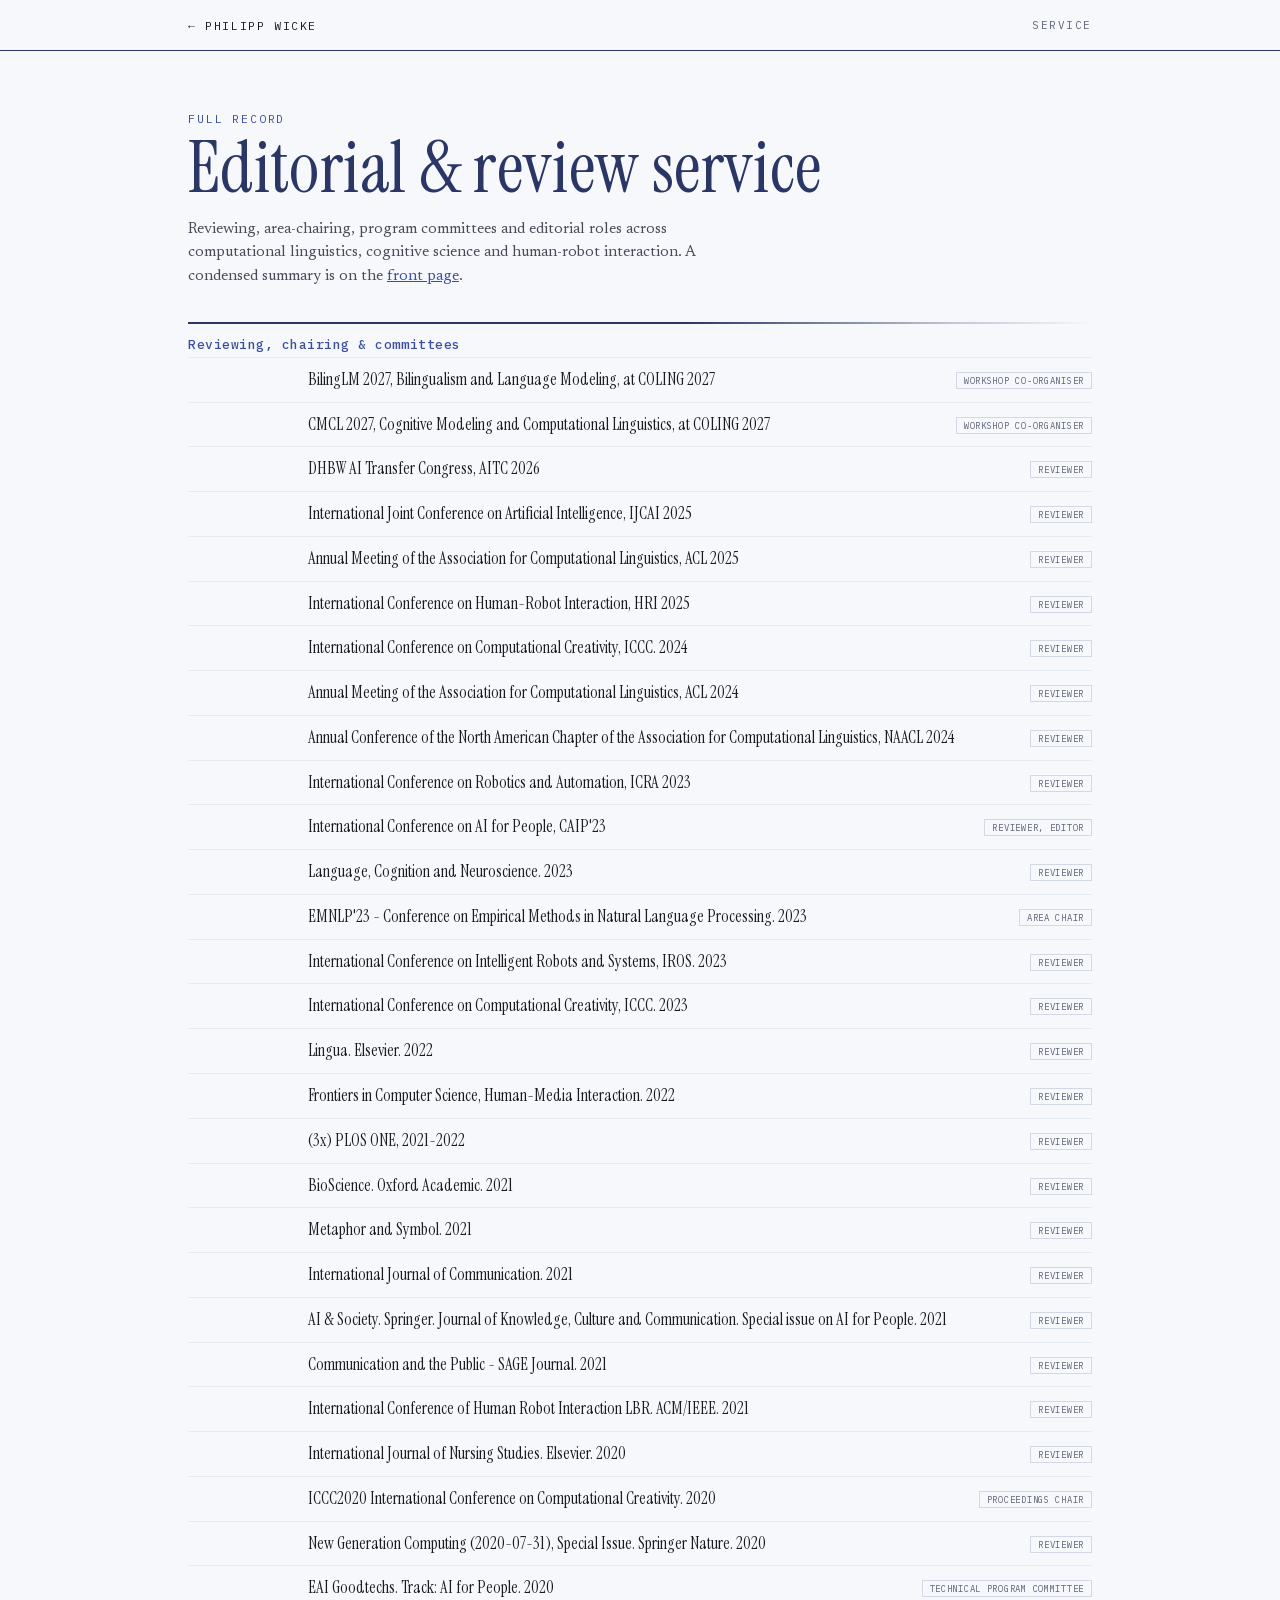
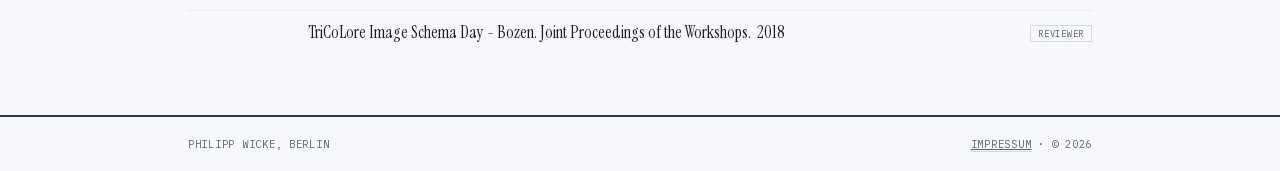
<file: service.html>
<!doctype html>
<html lang="en">
<head>
<meta charset="utf-8">
<meta name="viewport" content="width=device-width,initial-scale=1">
<title>Service · Philipp Wicke</title>
<meta name="robots" content="index,follow">
<link rel="icon" type="image/svg+xml" href="assets/favicon.svg">
<link rel="icon" type="image/png" sizes="32x32" href="assets/favicon-32.png">
<link rel="apple-touch-icon" href="assets/apple-touch-icon.png">
<link rel="stylesheet" href="assets/fonts/fonts.css">
<style>
:root{--ink:#1a1b22;--accent:#3b4ea0;--paper:#f7f8fb;--ink-soft:#474b57;--ink-mute:#5f6478;--rule:#d2d8e6;--rule-soft:#e6eaf3;--line:#2a3666;}
*{box-sizing:border-box;margin:0;padding:0;}
html{scroll-behavior:smooth;}
body{font-family:"IBM Plex Mono",ui-monospace,monospace;background:var(--paper);color:var(--ink);-webkit-font-smoothing:antialiased;}
a{color:inherit;}
.bar{position:sticky;top:0;z-index:10;background:rgba(247,248,251,.85);-webkit-backdrop-filter:blur(10px);backdrop-filter:blur(10px);border-bottom:1px solid var(--line);}
.bar .row{max-width:1000px;margin:0 auto;padding:0 clamp(20px,4vw,48px);height:50px;display:flex;align-items:center;justify-content:space-between;}
.bar a.back{font-size:11.5px;letter-spacing:.14em;text-transform:uppercase;text-decoration:none;}
.bar a.back:hover{color:var(--accent);}
.bar .pg{font-size:11px;letter-spacing:.14em;text-transform:uppercase;color:var(--ink-mute);}
.wrap{max-width:1000px;margin:0 auto;padding:0 clamp(20px,4vw,48px);}
.head{padding:clamp(34px,6vw,60px) 0 4px;}
.head .kick{font-size:11.5px;letter-spacing:.16em;text-transform:uppercase;color:var(--accent);}
.head h1{font-family:"Instrument Serif",serif;font-weight:400;font-size:clamp(38px,7vw,72px);line-height:1;margin:6px 0 0;letter-spacing:.005em;color:var(--line);}
.head p{margin:14px 0 0;font-family:"Newsreader",Georgia,serif;font-size:15px;color:var(--ink-soft);line-height:1.55;max-width:64ch;}
.head p a{color:var(--accent);}
.grp{border-top:2px solid var(--line);border-image:linear-gradient(90deg,var(--line) 55%,rgba(42,54,102,.25) 85%,transparent 100%) 1;margin-top:30px;}
.grp .gh{font-size:13px;font-weight:500;color:var(--accent);padding:12px 0 4px;letter-spacing:.04em;}
.e{display:grid;grid-template-columns:104px 1fr auto;gap:16px;align-items:baseline;padding:11px 0;border-top:1px solid var(--rule-soft);}
.e:first-of-type{border-top:0;}
.e .mo{font-size:10.5px;letter-spacing:.07em;text-transform:uppercase;color:var(--ink-mute);padding-top:3px;}
.e .d{font-family:"Instrument Serif",serif;font-size:16.5px;line-height:1.32;color:var(--ink);}
.e .d a{color:var(--accent);text-decoration:none;border-bottom:1px solid rgba(59,78,160,.32);}
.e .d a:hover{border-bottom-color:var(--accent);}
.e .ty{font-size:9px;letter-spacing:.08em;text-transform:uppercase;color:var(--ink-mute);border:1px solid var(--rule);padding:2px 7px;white-space:nowrap;align-self:start;margin-top:3px;}
.pub{display:grid;grid-template-columns:1fr auto;gap:22px;padding:15px 0;border-top:1px solid var(--rule-soft);align-items:start;}
.pub:first-of-type{border-top:0;}
.pub-t{font-family:"Instrument Serif",serif;font-size:18px;line-height:1.28;color:var(--ink);text-decoration:none;border-bottom:1px solid rgba(59,78,160,.28);}
.pub-t:hover{color:var(--accent);border-bottom-color:var(--accent);}
.pub-au{font-family:"Newsreader",Georgia,serif;font-size:13.5px;color:var(--ink-mute);margin-top:5px;line-height:1.45;}
.pub-au b{color:var(--ink-soft);font-weight:600;}
.pub-ex{font-family:"Newsreader",Georgia,serif;font-size:14px;line-height:1.5;color:var(--ink-soft);margin-top:7px;max-width:74ch;}
.pub-cit{font-family:"IBM Plex Mono",monospace;text-align:right;white-space:nowrap;padding-top:4px;}
.pub-cit b{font-size:13px;color:var(--ink-soft);font-weight:500;}
.pub-cit span{display:block;font-size:8px;letter-spacing:.1em;text-transform:uppercase;color:var(--ink-mute);margin-top:1px;}
.grp p{font-family:"Newsreader",Georgia,serif;font-size:14.5px;line-height:1.6;color:var(--ink-soft);padding:9px 0 3px;max-width:80ch;}
.grp p a{color:var(--accent);}
.grp p b{color:var(--ink);font-weight:500;}
.foot a{color:var(--ink-mute);border-bottom:1px solid var(--rule);}.foot a:hover{color:var(--accent);border-bottom-color:var(--accent);}
@media (max-width:620px){.pub{grid-template-columns:1fr;}.pub-cit{text-align:left;padding-top:2px;}}
@media print{
  .bar,.foot{display:none;}
  body{background:#fff;color:#000;}
  .head{padding-top:0;}
  .head h1,.pub-t,.e .d{color:#000;}
  .grp{border-image:none;border-top:1.5pt solid #000;}
  .grp .gh{color:#000;}
  .pub,.e{break-inside:avoid;}
  .pub-t{border-bottom:0;}
  a{color:#000;text-decoration:none;border-bottom:0 !important;}
  .pub-au,.pub-ex,.e .mo{color:#333;}
  .head .kick{color:#333;}
  .head p a,.grp p a,.e .d a{color:#000;}
}
.foot{margin-top:60px;border-top:2px solid var(--line);}
.foot .row{max-width:1000px;margin:0 auto;padding:20px clamp(20px,4vw,48px);font-size:10.5px;letter-spacing:.07em;text-transform:uppercase;color:var(--ink-mute);display:flex;justify-content:space-between;flex-wrap:wrap;gap:12px;}
@media (max-width:620px){.e{grid-template-columns:1fr auto;}.e .mo{grid-column:1/-1;}}
</style>
</head>
<body>
<header class="bar"><div class="row"><a class="back" href="index.html">&larr; Philipp Wicke</a><span class="pg">Service</span></div></header>
<main class="wrap">
<div class="head"><div class="kick">Full record</div><h1>Editorial &amp; review service</h1><p>Reviewing, area-chairing, program committees and editorial roles across computational linguistics, cognitive science and human-robot interaction. A condensed summary is on the <a href="index.html#contact">front page</a>.</p></div>
<section class="grp"><div class="gh">Reviewing, chairing &amp; committees</div><div class="e"><div class="mo"></div><div class="d">BilingLM 2027, Bilingualism and Language Modeling, at COLING 2027</div><div class="ty">Workshop Co-Organiser</div></div><div class="e"><div class="mo"></div><div class="d">CMCL 2027, Cognitive Modeling and Computational Linguistics, at COLING 2027</div><div class="ty">Workshop Co-Organiser</div></div><div class="e"><div class="mo"></div><div class="d">DHBW AI Transfer Congress, AITC 2026</div><div class="ty">Reviewer</div></div><div class="e"><div class="mo"></div><div class="d">International Joint Conference on Artificial Intelligence, IJCAI 2025</div><div class="ty">Reviewer</div></div><div class="e"><div class="mo"></div><div class="d">Annual Meeting of the Association for Computational Linguistics, ACL 2025</div><div class="ty">Reviewer</div></div><div class="e"><div class="mo"></div><div class="d">International Conference on Human-Robot Interaction, HRI 2025</div><div class="ty">Reviewer</div></div><div class="e"><div class="mo"></div><div class="d">International Conference on Computational Creativity, ICCC. 2024</div><div class="ty">Reviewer</div></div><div class="e"><div class="mo"></div><div class="d">Annual Meeting of the Association for Computational Linguistics, ACL 2024</div><div class="ty">Reviewer</div></div><div class="e"><div class="mo"></div><div class="d">Annual Conference of the North American Chapter of the Association for Computational Linguistics, NAACL 2024</div><div class="ty">Reviewer</div></div><div class="e"><div class="mo"></div><div class="d">International Conference on Robotics and Automation, ICRA 2023</div><div class="ty">Reviewer</div></div><div class="e"><div class="mo"></div><div class="d">International Conference on AI for People, CAIP'23</div><div class="ty">Reviewer, Editor</div></div><div class="e"><div class="mo"></div><div class="d">Language, Cognition and Neuroscience. 2023</div><div class="ty">Reviewer</div></div><div class="e"><div class="mo"></div><div class="d">EMNLP'23 - Conference on Empirical Methods in Natural Language Processing. 2023</div><div class="ty">Area Chair</div></div><div class="e"><div class="mo"></div><div class="d">International Conference on Intelligent Robots and Systems, IROS. 2023</div><div class="ty">Reviewer</div></div><div class="e"><div class="mo"></div><div class="d">International Conference on Computational Creativity, ICCC. 2023</div><div class="ty">Reviewer</div></div><div class="e"><div class="mo"></div><div class="d">Lingua. Elsevier. 2022</div><div class="ty">Reviewer</div></div><div class="e"><div class="mo"></div><div class="d">Frontiers in Computer Science, Human-Media Interaction. 2022</div><div class="ty">Reviewer</div></div><div class="e"><div class="mo"></div><div class="d">(3x) PLOS ONE, 2021-2022</div><div class="ty">Reviewer</div></div><div class="e"><div class="mo"></div><div class="d">BioScience. Oxford Academic. 2021</div><div class="ty">Reviewer</div></div><div class="e"><div class="mo"></div><div class="d">Metaphor and Symbol. 2021</div><div class="ty">Reviewer</div></div><div class="e"><div class="mo"></div><div class="d">International Journal of Communication. 2021</div><div class="ty">Reviewer</div></div><div class="e"><div class="mo"></div><div class="d">AI &amp; Society. Springer. Journal of Knowledge, Culture and Communication. Special issue on AI for People. 2021</div><div class="ty">Reviewer</div></div><div class="e"><div class="mo"></div><div class="d">Communication and the Public - SAGE Journal. 2021</div><div class="ty">Reviewer</div></div><div class="e"><div class="mo"></div><div class="d">International Conference of Human Robot Interaction LBR. ACM/IEEE. 2021</div><div class="ty">Reviewer</div></div><div class="e"><div class="mo"></div><div class="d">International Journal of Nursing Studies. Elsevier. 2020</div><div class="ty">Reviewer</div></div><div class="e"><div class="mo"></div><div class="d">ICCC2020 International Conference on Computational Creativity. 2020</div><div class="ty">Proceedings Chair</div></div><div class="e"><div class="mo"></div><div class="d">New Generation Computing (2020-07-31), Special Issue. Springer Nature. 2020</div><div class="ty">Reviewer</div></div><div class="e"><div class="mo"></div><div class="d">EAI Goodtechs. Track: AI for People. 2020</div><div class="ty">Technical Program Committee</div></div><div class="e"><div class="mo"></div><div class="d">TriCoLore Image Schema Day - Bozen. Joint Proceedings of the Workshops.  2018</div><div class="ty">Reviewer</div></div></div>
</main>
<footer class="foot"><div class="row"><span>Philipp Wicke, Berlin</span><span><a href="imprint.html">Impressum</a> &middot; &copy; 2026</span></div></footer>
</body>
</html>
</file>
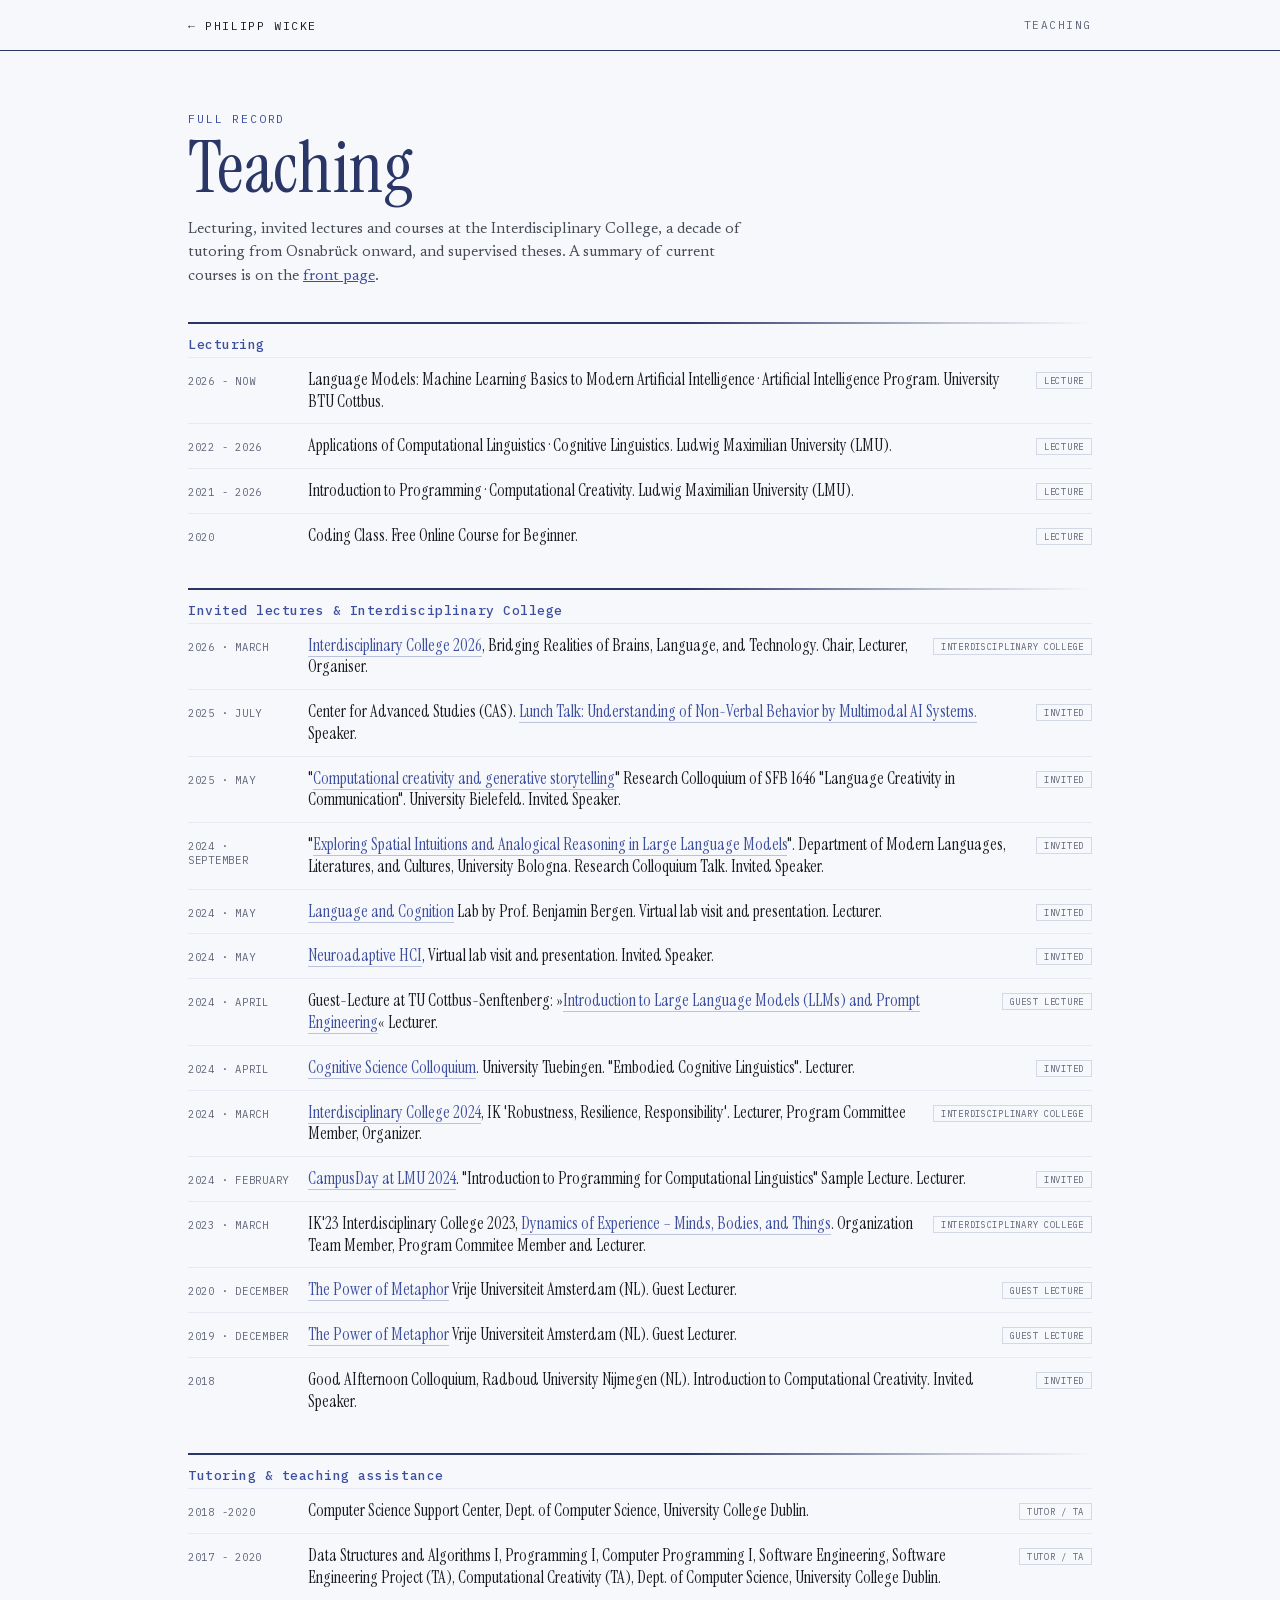
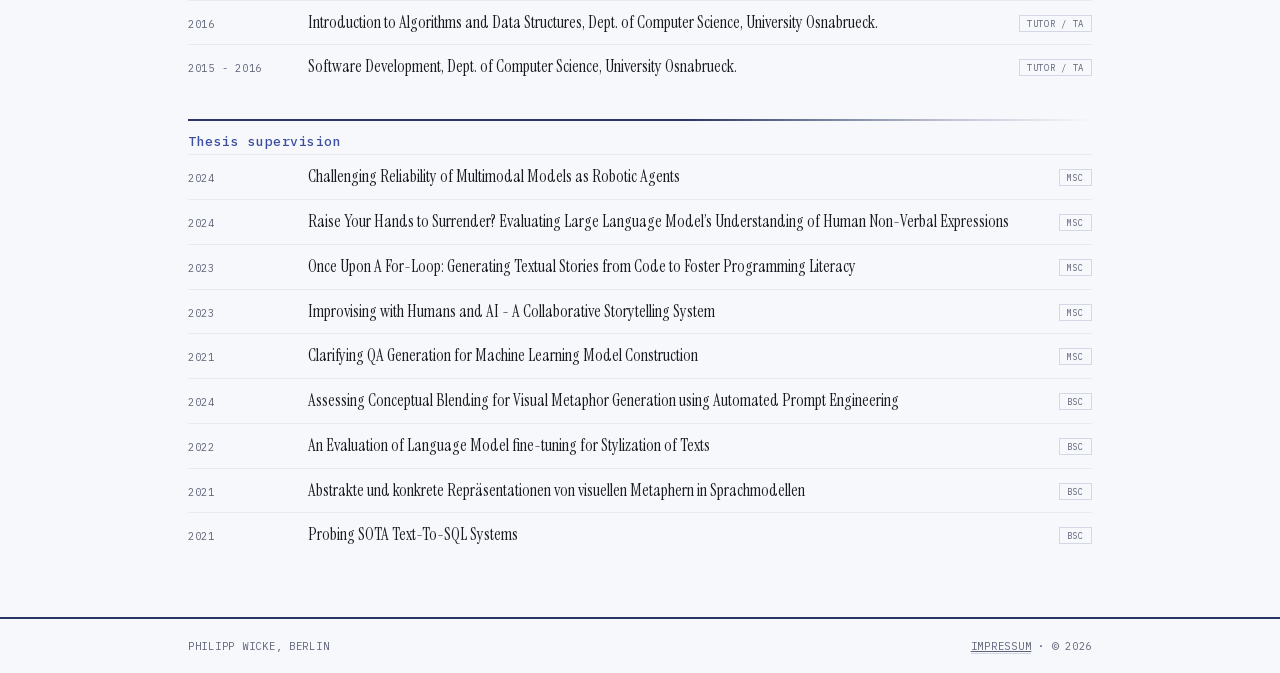
<file: teaching.html>
<!doctype html>
<html lang="en">
<head>
<meta charset="utf-8">
<meta name="viewport" content="width=device-width,initial-scale=1">
<title>Teaching · Philipp Wicke</title>
<meta name="robots" content="index,follow">
<link rel="icon" type="image/svg+xml" href="assets/favicon.svg">
<link rel="icon" type="image/png" sizes="32x32" href="assets/favicon-32.png">
<link rel="apple-touch-icon" href="assets/apple-touch-icon.png">
<link rel="stylesheet" href="assets/fonts/fonts.css">
<style>
:root{--ink:#1a1b22;--accent:#3b4ea0;--paper:#f7f8fb;--ink-soft:#474b57;--ink-mute:#5f6478;--rule:#d2d8e6;--rule-soft:#e6eaf3;--line:#2a3666;}
*{box-sizing:border-box;margin:0;padding:0;}
html{scroll-behavior:smooth;}
body{font-family:"IBM Plex Mono",ui-monospace,monospace;background:var(--paper);color:var(--ink);-webkit-font-smoothing:antialiased;}
a{color:inherit;}
.bar{position:sticky;top:0;z-index:10;background:rgba(247,248,251,.85);-webkit-backdrop-filter:blur(10px);backdrop-filter:blur(10px);border-bottom:1px solid var(--line);}
.bar .row{max-width:1000px;margin:0 auto;padding:0 clamp(20px,4vw,48px);height:50px;display:flex;align-items:center;justify-content:space-between;}
.bar a.back{font-size:11.5px;letter-spacing:.14em;text-transform:uppercase;text-decoration:none;}
.bar a.back:hover{color:var(--accent);}
.bar .pg{font-size:11px;letter-spacing:.14em;text-transform:uppercase;color:var(--ink-mute);}
.wrap{max-width:1000px;margin:0 auto;padding:0 clamp(20px,4vw,48px);}
.head{padding:clamp(34px,6vw,60px) 0 4px;}
.head .kick{font-size:11.5px;letter-spacing:.16em;text-transform:uppercase;color:var(--accent);}
.head h1{font-family:"Instrument Serif",serif;font-weight:400;font-size:clamp(38px,7vw,72px);line-height:1;margin:6px 0 0;letter-spacing:.005em;color:var(--line);}
.head p{margin:14px 0 0;font-family:"Newsreader",Georgia,serif;font-size:15px;color:var(--ink-soft);line-height:1.55;max-width:64ch;}
.head p a{color:var(--accent);}
.grp{border-top:2px solid var(--line);border-image:linear-gradient(90deg,var(--line) 55%,rgba(42,54,102,.25) 85%,transparent 100%) 1;margin-top:30px;}
.grp .gh{font-size:13px;font-weight:500;color:var(--accent);padding:12px 0 4px;letter-spacing:.04em;}
.e{display:grid;grid-template-columns:104px 1fr auto;gap:16px;align-items:baseline;padding:11px 0;border-top:1px solid var(--rule-soft);}
.e:first-of-type{border-top:0;}
.e .mo{font-size:10.5px;letter-spacing:.07em;text-transform:uppercase;color:var(--ink-mute);padding-top:3px;}
.e .d{font-family:"Instrument Serif",serif;font-size:16.5px;line-height:1.32;color:var(--ink);}
.e .d a{color:var(--accent);text-decoration:none;border-bottom:1px solid rgba(59,78,160,.32);}
.e .d a:hover{border-bottom-color:var(--accent);}
.e .ty{font-size:9px;letter-spacing:.08em;text-transform:uppercase;color:var(--ink-mute);border:1px solid var(--rule);padding:2px 7px;white-space:nowrap;align-self:start;margin-top:3px;}
.pub{display:grid;grid-template-columns:1fr auto;gap:22px;padding:15px 0;border-top:1px solid var(--rule-soft);align-items:start;}
.pub:first-of-type{border-top:0;}
.pub-t{font-family:"Instrument Serif",serif;font-size:18px;line-height:1.28;color:var(--ink);text-decoration:none;border-bottom:1px solid rgba(59,78,160,.28);}
.pub-t:hover{color:var(--accent);border-bottom-color:var(--accent);}
.pub-au{font-family:"Newsreader",Georgia,serif;font-size:13.5px;color:var(--ink-mute);margin-top:5px;line-height:1.45;}
.pub-au b{color:var(--ink-soft);font-weight:600;}
.pub-ex{font-family:"Newsreader",Georgia,serif;font-size:14px;line-height:1.5;color:var(--ink-soft);margin-top:7px;max-width:74ch;}
.pub-cit{font-family:"IBM Plex Mono",monospace;text-align:right;white-space:nowrap;padding-top:4px;}
.pub-cit b{font-size:13px;color:var(--ink-soft);font-weight:500;}
.pub-cit span{display:block;font-size:8px;letter-spacing:.1em;text-transform:uppercase;color:var(--ink-mute);margin-top:1px;}
.grp p{font-family:"Newsreader",Georgia,serif;font-size:14.5px;line-height:1.6;color:var(--ink-soft);padding:9px 0 3px;max-width:80ch;}
.grp p a{color:var(--accent);}
.grp p b{color:var(--ink);font-weight:500;}
.foot a{color:var(--ink-mute);border-bottom:1px solid var(--rule);}.foot a:hover{color:var(--accent);border-bottom-color:var(--accent);}
@media (max-width:620px){.pub{grid-template-columns:1fr;}.pub-cit{text-align:left;padding-top:2px;}}
@media print{
  .bar,.foot{display:none;}
  body{background:#fff;color:#000;}
  .head{padding-top:0;}
  .head h1,.pub-t,.e .d{color:#000;}
  .grp{border-image:none;border-top:1.5pt solid #000;}
  .grp .gh{color:#000;}
  .pub,.e{break-inside:avoid;}
  .pub-t{border-bottom:0;}
  a{color:#000;text-decoration:none;border-bottom:0 !important;}
  .pub-au,.pub-ex,.e .mo{color:#333;}
  .head .kick{color:#333;}
  .head p a,.grp p a,.e .d a{color:#000;}
}
.foot{margin-top:60px;border-top:2px solid var(--line);}
.foot .row{max-width:1000px;margin:0 auto;padding:20px clamp(20px,4vw,48px);font-size:10.5px;letter-spacing:.07em;text-transform:uppercase;color:var(--ink-mute);display:flex;justify-content:space-between;flex-wrap:wrap;gap:12px;}
@media (max-width:620px){.e{grid-template-columns:1fr auto;}.e .mo{grid-column:1/-1;}}
</style>
</head>
<body>
<header class="bar"><div class="row"><a class="back" href="index.html">&larr; Philipp Wicke</a><span class="pg">Teaching</span></div></header>
<main class="wrap">
<div class="head"><div class="kick">Full record</div><h1>Teaching</h1><p>Lecturing, invited lectures and courses at the Interdisciplinary College, a decade of tutoring from Osnabr&uuml;ck onward, and supervised theses. A summary of current courses is on the <a href="index.html#teaching">front page</a>.</p></div>
<section class="grp"><div class="gh">Lecturing</div><div class="e"><div class="mo">2026 - now</div><div class="d">Language Models: Machine Learning Basics to Modern Artificial Intelligence  ·  Artificial Intelligence Program. University BTU Cottbus.</div><div class="ty">Lecture</div></div><div class="e"><div class="mo">2022 - 2026</div><div class="d">Applications of Computational Linguistics  ·  Cognitive Linguistics. Ludwig Maximilian University (LMU).</div><div class="ty">Lecture</div></div><div class="e"><div class="mo">2021 - 2026</div><div class="d">Introduction to Programming  ·  Computational Creativity. Ludwig Maximilian University (LMU).</div><div class="ty">Lecture</div></div><div class="e"><div class="mo">2020</div><div class="d">Coding Class. Free Online Course for Beginner.</div><div class="ty">Lecture</div></div></div><section class="grp"><div class="gh">Invited lectures &amp; Interdisciplinary College</div><div class="e"><div class="mo">2026 · March</div><div class="d"><a href="https://interdisciplinary-college.org/">Interdisciplinary College 2026</a>, Bridging Realities of Brains, Language, and Technology. Chair, Lecturer, Organiser.</div><div class="ty">Interdisciplinary College</div></div><div class="e"><div class="mo">2025 · July</div><div class="d">Center for Advanced Studies (CAS). <a href="https://www.cas.lmu.de/en/events/event/lunch-talk-understanding-of-non-verbal-behavior-by-multimodal-ai-systems.html">Lunch Talk: Understanding of Non-Verbal Behavior by Multimodal AI Systems.</a> Speaker.</div><div class="ty">Invited</div></div><div class="e"><div class="mo">2025 · May</div><div class="d">"<a href="https://aktuell.uni-bielefeld.de/event/philipp-wicke-muenchen-computational-creativity-and-generative-storytelling/">Computational creativity and generative storytelling</a>" Research Colloquium of SFB 1646 "Language Creativity in Communication". University Bielefeld. Invited Speaker.</div><div class="ty">Invited</div></div><div class="e"><div class="mo">2024 · September</div><div class="d">"<a href="https://www.youtube.com/watch?v=dMvE5IjtI7g">Exploring Spatial Intuitions and Analogical Reasoning in Large Language Models</a>". Department of Modern Languages, Literatures, and Cultures, University Bologna. Research Colloquium Talk. Invited Speaker.</div><div class="ty">Invited</div></div><div class="e"><div class="mo">2024 · May</div><div class="d"><a href="https://pages.ucsd.edu/~bkbergen/">Language and Cognition</a> Lab by Prof. Benjamin Bergen. Virtual lab visit and presentation. Lecturer.</div><div class="ty">Invited</div></div><div class="e"><div class="mo">2024 · May</div><div class="d"><a href="https://www.b-tu.de/fg-neuroadaptive-hci">Neuroadaptive HCI</a>, Virtual lab visit and presentation. Invited Speaker.</div><div class="ty">Invited</div></div><div class="e"><div class="mo">2024 · April</div><div class="d">Guest-Lecture at TU Cottbus-Senftenberg: »<a href="https://www.b-tu.de/researchschool/aktuelles/ansicht/26425-default-8b92afc1ed">Introduction to Large Language Models (LLMs) and Prompt Engineering</a>« Lecturer.</div><div class="ty">Guest lecture</div></div><div class="e"><div class="mo">2024 · April</div><div class="d"><a href="https://uni-tuebingen.de/en/fakultaeten/mathematisch-naturwissenschaftliche-fakultaet/fachbereiche/informatik/studium/studiengaenge/kognitionswissenschaft/forschungskolloquium/">Cognitive Science Colloquium</a>. University Tuebingen. "Embodied Cognitive Linguistics". Lecturer.</div><div class="ty">Invited</div></div><div class="e"><div class="mo">2024 · March</div><div class="d"><a href="https://interdisciplinary-college.org/">Interdisciplinary College 2024</a>, IK 'Robustness, Resilience, Responsibility'. Lecturer, Program Committee Member, Organizer.</div><div class="ty">Interdisciplinary College</div></div><div class="e"><div class="mo">2024 · February</div><div class="d"><a href="https://www.lmu.de/de/studium/beratung-und-orientierung/lmu-erleben/campustage.html">CampusDay at LMU 2024</a>. "Introduction to Programming for Computational Linguistics" Sample Lecture. Lecturer.</div><div class="ty">Invited</div></div><div class="e"><div class="mo">2023 · March</div><div class="d">IK'23 Interdisciplinary College 2023, <a href="https://interdisciplinary-college.org/">Dynamics of Experience – Minds, Bodies, and Things</a>. Organization Team Member, Program Commitee Member and Lecturer.</div><div class="ty">Interdisciplinary College</div></div><div class="e"><div class="mo">2020 · December</div><div class="d"><a href="https://studiegids.vu.nl/en/exchange/2020-2021/L_NCMACIW021">The Power of Metaphor</a> Vrije Universiteit Amsterdam (NL). Guest Lecturer.</div><div class="ty">Guest lecture</div></div><div class="e"><div class="mo">2019 · December</div><div class="d"><a href="https://studiegids.vu.nl/en/exchange/2020-2021/L_NCMACIW021">The Power of Metaphor</a> Vrije Universiteit Amsterdam (NL). Guest Lecturer.</div><div class="ty">Guest lecture</div></div><div class="e"><div class="mo">2018</div><div class="d">Good AIfternoon Colloquium, Radboud University Nijmegen (NL). Introduction to Computational Creativity. Invited Speaker.</div><div class="ty">Invited</div></div></div><section class="grp"><div class="gh">Tutoring &amp; teaching assistance</div><div class="e"><div class="mo">2018 -2020</div><div class="d">Computer Science Support Center, Dept. of Computer Science, University College Dublin.</div><div class="ty">Tutor / TA</div></div><div class="e"><div class="mo">2017 - 2020</div><div class="d">Data Structures and Algorithms I, Programming I, Computer Programming I, Software Engineering, Software Engineering Project (TA), Computational Creativity (TA), Dept. of Computer Science, University College Dublin.</div><div class="ty">Tutor / TA</div></div><div class="e"><div class="mo">2016</div><div class="d">Introduction to Algorithms and Data Structures, Dept. of Computer Science, University Osnabrueck.</div><div class="ty">Tutor / TA</div></div><div class="e"><div class="mo">2015 - 2016</div><div class="d">Software Development, Dept. of Computer Science, University Osnabrueck.</div><div class="ty">Tutor / TA</div></div></div><section class="grp"><div class="gh">Thesis supervision</div><div class="e"><div class="mo">2024</div><div class="d">Challenging Reliability of Multimodal Models as Robotic Agents</div><div class="ty">MSc</div></div><div class="e"><div class="mo">2024</div><div class="d">Raise Your Hands to Surrender? Evaluating Large Language Model’s Understanding of Human Non-Verbal Expressions</div><div class="ty">MSc</div></div><div class="e"><div class="mo">2023</div><div class="d">Once Upon A For-Loop: Generating Textual Stories from Code to Foster Programming Literacy</div><div class="ty">MSc</div></div><div class="e"><div class="mo">2023</div><div class="d">Improvising with Humans and AI - A Collaborative Storytelling System</div><div class="ty">MSc</div></div><div class="e"><div class="mo">2021</div><div class="d">Clarifying QA Generation for Machine Learning Model Construction</div><div class="ty">MSc</div></div><div class="e"><div class="mo">2024</div><div class="d">Assessing Conceptual Blending for Visual Metaphor Generation using Automated Prompt Engineering</div><div class="ty">BSc</div></div><div class="e"><div class="mo">2022</div><div class="d">An Evaluation of Language Model fine-tuning for Stylization of Texts</div><div class="ty">BSc</div></div><div class="e"><div class="mo">2021</div><div class="d">Abstrakte und konkrete Repräsentationen von visuellen Metaphern in Sprachmodellen</div><div class="ty">BSc</div></div><div class="e"><div class="mo">2021</div><div class="d">Probing SOTA Text-To-SQL Systems</div><div class="ty">BSc</div></div></div>
</main>
<footer class="foot"><div class="row"><span>Philipp Wicke, Berlin</span><span><a href="imprint.html">Impressum</a> &middot; &copy; 2026</span></div></footer>
</body>
</html>
</file>
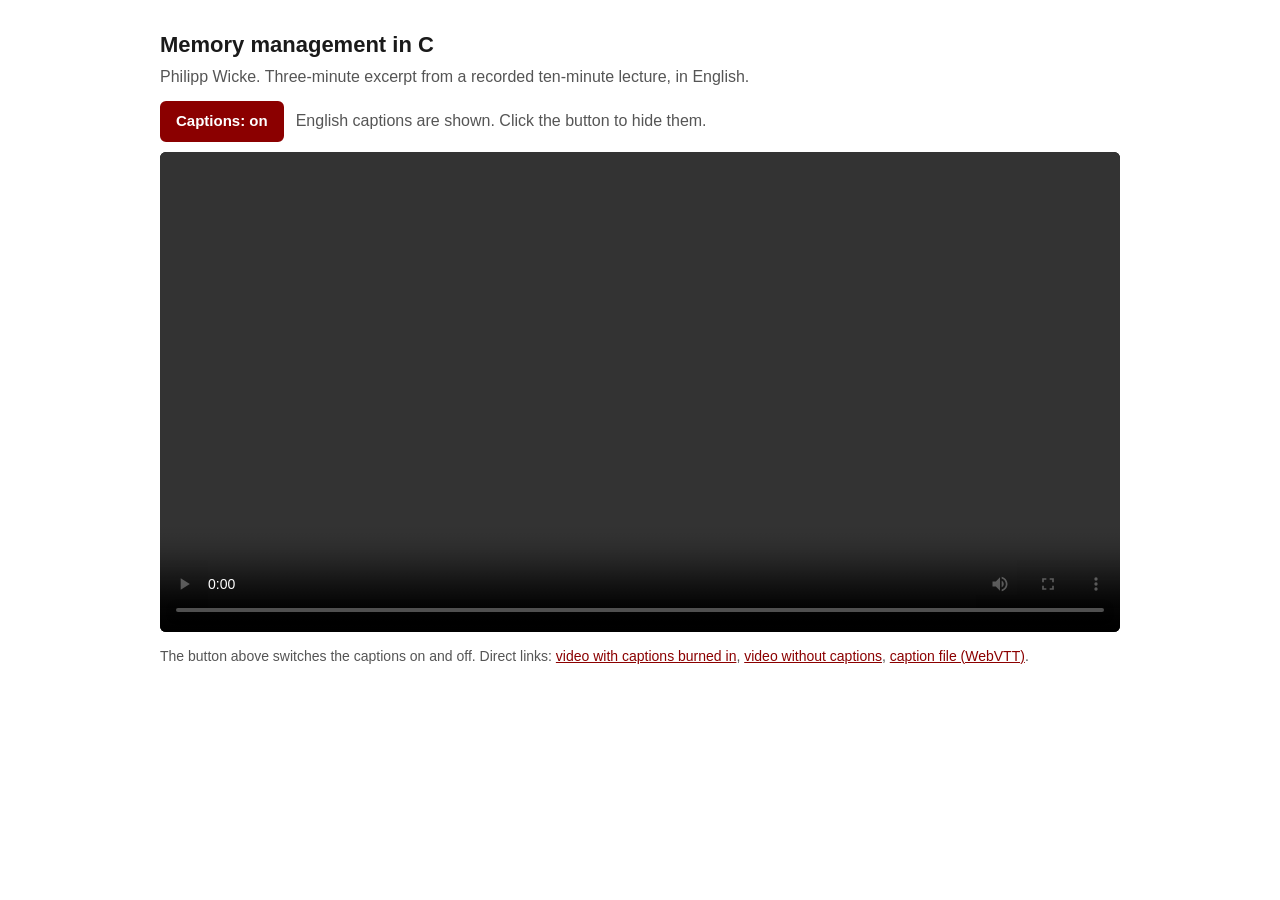
<file: assets/teaching/memory-in-c.html>
<!doctype html>
<html lang="en">
<head>
<meta charset="utf-8">
<meta name="viewport" content="width=device-width, initial-scale=1">
<meta name="robots" content="noindex, nofollow">
<title>Memory management in C: teaching sample</title>
<style>
  :root { color-scheme: light; }
  body { margin: 0; background: #fff; color: #1a1a1a; font: 16px/1.5 -apple-system, BlinkMacSystemFont, "Segoe UI", Helvetica, Arial, sans-serif; }
  main { max-width: 960px; margin: 0 auto; padding: 28px 16px 48px; }
  h1 { font-size: 22px; font-weight: 600; margin: 0 0 4px; }
  p { margin: 6px 0; }
  .meta { color: #555; margin: 0 0 12px; }
  .bar { display: flex; align-items: center; flex-wrap: wrap; gap: 12px; margin: 0 0 10px; }
  #cc { font: inherit; font-size: 15px; font-weight: 600; padding: 7px 14px; border: 2px solid #8b0000; border-radius: 6px; background: #8b0000; color: #fff; cursor: pointer; }
  #cc[aria-pressed="false"] { background: #fff; color: #8b0000; }
  #ccstate { color: #555; margin: 0; }
  .wrap { position: relative; background: #000; border-radius: 6px; overflow: hidden; }
  video { width: 100%; height: auto; display: block; }
  .cue { position: absolute; left: 4%; right: 30%; bottom: 9%; text-align: center; pointer-events: none; }
  .cue span { display: inline-block; background: rgba(0, 0, 0, 0.72); color: #fff; padding: 0.25em 0.6em; border-radius: 6px; font-size: clamp(14px, 2.3vw, 24px); line-height: 1.3; max-width: 100%; text-align: left; }
  .cue:empty { display: none; }
  .note { color: #555; font-size: 14px; margin-top: 14px; }
  a { color: #8b0000; }
</style>
</head>
<body>
<main>
  <h1>Memory management in C</h1>
  <p class="meta">Philipp Wicke. Three-minute excerpt from a recorded ten-minute lecture, in English.</p>
  <div class="bar">
    <button id="cc" type="button" aria-pressed="true">Captions: on</button>
    <span id="ccstate">English captions are shown. Click the button to hide them.</span>
  </div>
  <div class="wrap">
    <video id="v" controls preload="metadata" playsinline>
      <source src="wicke-memory-in-c-3min.mp4" type="video/mp4">
      <track id="t" kind="subtitles" src="wicke-memory-in-c-3min.vtt" srclang="en" label="English" default>
      Your browser cannot play this video. <a href="wicke-memory-in-c-3min.mp4">Download the file.</a>
    </video>
    <div id="cue" class="cue" aria-live="off"></div>
  </div>
  <p class="note">The button above switches the captions on and off. Direct links: <a href="wicke-memory-in-c-3min-captioned.mp4">video with captions burned in</a>, <a href="wicke-memory-in-c-3min.mp4">video without captions</a>, <a href="wicke-memory-in-c-3min.vtt">caption file (WebVTT)</a>.</p>
</main>
<script>
(function () {
  var v = document.getElementById('v');
  var btn = document.getElementById('cc');
  var box = document.getElementById('cue');
  var state = document.getElementById('ccstate');
  var on = true;
  try { if (localStorage.getItem('cc') === 'off') on = false; } catch (e) {}

  function track() { return (v.textTracks && v.textTracks.length) ? v.textTracks[0] : null; }
  function nativePlayer() {
    return document.fullscreenElement === v || document.webkitFullscreenElement === v || v.webkitDisplayingFullscreen === true;
  }
  function esc(s) { return s.replace(/&/g, '&amp;').replace(/</g, '&lt;').replace(/>/g, '&gt;'); }
  function render() {
    var t = track();
    if (!t || !on || nativePlayer()) { box.textContent = ''; return; }
    var cues = t.activeCues, parts = [];
    if (cues) { for (var i = 0; i < cues.length; i++) { parts.push(esc(cues[i].text)); } }
    box.innerHTML = parts.length ? '<span>' + parts.join('<br>').replace(/\n/g, '<br>') + '</span>' : '';
  }
  function apply() {
    var t = track();
    if (t) { t.mode = on ? (nativePlayer() ? 'showing' : 'hidden') : 'disabled'; }
    btn.setAttribute('aria-pressed', on ? 'true' : 'false');
    btn.textContent = on ? 'Captions: on' : 'Captions: off';
    state.textContent = on ? 'English captions are shown. Click the button to hide them.' : 'Captions are hidden. Click the button to show them.';
    render();
  }
  btn.addEventListener('click', function () {
    on = !on;
    try { localStorage.setItem('cc', on ? 'on' : 'off'); } catch (e) {}
    apply();
  });
  function hook() {
    var t = track();
    if (!t) { return; }
    t.addEventListener('cuechange', render);
    apply();
  }
  if (track()) { hook(); } else { v.addEventListener('loadedmetadata', hook); }
  document.addEventListener('fullscreenchange', apply);
  document.addEventListener('webkitfullscreenchange', apply);
  v.addEventListener('webkitbeginfullscreen', apply);
  v.addEventListener('webkitendfullscreen', apply);
  v.addEventListener('timeupdate', render);
  v.addEventListener('seeked', render);
})();
</script>
</body>
</html>
</file>
<file: assets/fonts/fonts.css>
/* cyrillic-ext */
@font-face {
  font-family: 'IBM Plex Mono';
  font-style: normal;
  font-weight: 400;
  font-display: swap;
  src: url(fedd69636e.woff2) format('woff2');
  unicode-range: U+0460-052F, U+1C80-1C8A, U+20B4, U+2DE0-2DFF, U+A640-A69F, U+FE2E-FE2F;
}
/* cyrillic */
@font-face {
  font-family: 'IBM Plex Mono';
  font-style: normal;
  font-weight: 400;
  font-display: swap;
  src: url(48b2593877.woff2) format('woff2');
  unicode-range: U+0301, U+0400-045F, U+0490-0491, U+04B0-04B1, U+2116;
}
/* vietnamese */
@font-face {
  font-family: 'IBM Plex Mono';
  font-style: normal;
  font-weight: 400;
  font-display: swap;
  src: url(9141c334bc.woff2) format('woff2');
  unicode-range: U+0102-0103, U+0110-0111, U+0128-0129, U+0168-0169, U+01A0-01A1, U+01AF-01B0, U+0300-0301, U+0303-0304, U+0308-0309, U+0323, U+0329, U+1EA0-1EF9, U+20AB;
}
/* latin-ext */
@font-face {
  font-family: 'IBM Plex Mono';
  font-style: normal;
  font-weight: 400;
  font-display: swap;
  src: url(7963a16ee5.woff2) format('woff2');
  unicode-range: U+0100-02BA, U+02BD-02C5, U+02C7-02CC, U+02CE-02D7, U+02DD-02FF, U+0304, U+0308, U+0329, U+1D00-1DBF, U+1E00-1E9F, U+1EF2-1EFF, U+2020, U+20A0-20AB, U+20AD-20C0, U+2113, U+2C60-2C7F, U+A720-A7FF;
}
/* latin */
@font-face {
  font-family: 'IBM Plex Mono';
  font-style: normal;
  font-weight: 400;
  font-display: swap;
  src: url(bc87d8e058.woff2) format('woff2');
  unicode-range: U+0000-00FF, U+0131, U+0152-0153, U+02BB-02BC, U+02C6, U+02DA, U+02DC, U+0304, U+0308, U+0329, U+2000-206F, U+20AC, U+2122, U+2191, U+2193, U+2212, U+2215, U+FEFF, U+FFFD;
}
/* cyrillic-ext */
@font-face {
  font-family: 'IBM Plex Mono';
  font-style: normal;
  font-weight: 500;
  font-display: swap;
  src: url(7439186b47.woff2) format('woff2');
  unicode-range: U+0460-052F, U+1C80-1C8A, U+20B4, U+2DE0-2DFF, U+A640-A69F, U+FE2E-FE2F;
}
/* cyrillic */
@font-face {
  font-family: 'IBM Plex Mono';
  font-style: normal;
  font-weight: 500;
  font-display: swap;
  src: url(2501a3301e.woff2) format('woff2');
  unicode-range: U+0301, U+0400-045F, U+0490-0491, U+04B0-04B1, U+2116;
}
/* vietnamese */
@font-face {
  font-family: 'IBM Plex Mono';
  font-style: normal;
  font-weight: 500;
  font-display: swap;
  src: url(aa44d4236b.woff2) format('woff2');
  unicode-range: U+0102-0103, U+0110-0111, U+0128-0129, U+0168-0169, U+01A0-01A1, U+01AF-01B0, U+0300-0301, U+0303-0304, U+0308-0309, U+0323, U+0329, U+1EA0-1EF9, U+20AB;
}
/* latin-ext */
@font-face {
  font-family: 'IBM Plex Mono';
  font-style: normal;
  font-weight: 500;
  font-display: swap;
  src: url(25040cb42f.woff2) format('woff2');
  unicode-range: U+0100-02BA, U+02BD-02C5, U+02C7-02CC, U+02CE-02D7, U+02DD-02FF, U+0304, U+0308, U+0329, U+1D00-1DBF, U+1E00-1E9F, U+1EF2-1EFF, U+2020, U+20A0-20AB, U+20AD-20C0, U+2113, U+2C60-2C7F, U+A720-A7FF;
}
/* latin */
@font-face {
  font-family: 'IBM Plex Mono';
  font-style: normal;
  font-weight: 500;
  font-display: swap;
  src: url(a80b2cab5e.woff2) format('woff2');
  unicode-range: U+0000-00FF, U+0131, U+0152-0153, U+02BB-02BC, U+02C6, U+02DA, U+02DC, U+0304, U+0308, U+0329, U+2000-206F, U+20AC, U+2122, U+2191, U+2193, U+2212, U+2215, U+FEFF, U+FFFD;
}
/* latin-ext */
@font-face {
  font-family: 'Instrument Serif';
  font-style: italic;
  font-weight: 400;
  font-display: swap;
  src: url(59d106aa7a.woff2) format('woff2');
  unicode-range: U+0100-02BA, U+02BD-02C5, U+02C7-02CC, U+02CE-02D7, U+02DD-02FF, U+0304, U+0308, U+0329, U+1D00-1DBF, U+1E00-1E9F, U+1EF2-1EFF, U+2020, U+20A0-20AB, U+20AD-20C0, U+2113, U+2C60-2C7F, U+A720-A7FF;
}
/* latin */
@font-face {
  font-family: 'Instrument Serif';
  font-style: italic;
  font-weight: 400;
  font-display: swap;
  src: url(4168286656.woff2) format('woff2');
  unicode-range: U+0000-00FF, U+0131, U+0152-0153, U+02BB-02BC, U+02C6, U+02DA, U+02DC, U+0304, U+0308, U+0329, U+2000-206F, U+20AC, U+2122, U+2191, U+2193, U+2212, U+2215, U+FEFF, U+FFFD;
}
/* latin-ext */
@font-face {
  font-family: 'Instrument Serif';
  font-style: normal;
  font-weight: 400;
  font-display: swap;
  src: url(7cd6b87146.woff2) format('woff2');
  unicode-range: U+0100-02BA, U+02BD-02C5, U+02C7-02CC, U+02CE-02D7, U+02DD-02FF, U+0304, U+0308, U+0329, U+1D00-1DBF, U+1E00-1E9F, U+1EF2-1EFF, U+2020, U+20A0-20AB, U+20AD-20C0, U+2113, U+2C60-2C7F, U+A720-A7FF;
}
/* latin */
@font-face {
  font-family: 'Instrument Serif';
  font-style: normal;
  font-weight: 400;
  font-display: swap;
  src: url(03435c642a.woff2) format('woff2');
  unicode-range: U+0000-00FF, U+0131, U+0152-0153, U+02BB-02BC, U+02C6, U+02DA, U+02DC, U+0304, U+0308, U+0329, U+2000-206F, U+20AC, U+2122, U+2191, U+2193, U+2212, U+2215, U+FEFF, U+FFFD;
}
/* vietnamese */
@font-face {
  font-family: 'Newsreader';
  font-style: italic;
  font-weight: 400;
  font-display: swap;
  src: url(b1dca16c12.woff2) format('woff2');
  unicode-range: U+0102-0103, U+0110-0111, U+0128-0129, U+0168-0169, U+01A0-01A1, U+01AF-01B0, U+0300-0301, U+0303-0304, U+0308-0309, U+0323, U+0329, U+1EA0-1EF9, U+20AB;
}
/* latin-ext */
@font-face {
  font-family: 'Newsreader';
  font-style: italic;
  font-weight: 400;
  font-display: swap;
  src: url(c04dea5e3b.woff2) format('woff2');
  unicode-range: U+0100-02BA, U+02BD-02C5, U+02C7-02CC, U+02CE-02D7, U+02DD-02FF, U+0304, U+0308, U+0329, U+1D00-1DBF, U+1E00-1E9F, U+1EF2-1EFF, U+2020, U+20A0-20AB, U+20AD-20C0, U+2113, U+2C60-2C7F, U+A720-A7FF;
}
/* latin */
@font-face {
  font-family: 'Newsreader';
  font-style: italic;
  font-weight: 400;
  font-display: swap;
  src: url(68039027a2.woff2) format('woff2');
  unicode-range: U+0000-00FF, U+0131, U+0152-0153, U+02BB-02BC, U+02C6, U+02DA, U+02DC, U+0304, U+0308, U+0329, U+2000-206F, U+20AC, U+2122, U+2191, U+2193, U+2212, U+2215, U+FEFF, U+FFFD;
}
/* vietnamese */
@font-face {
  font-family: 'Newsreader';
  font-style: normal;
  font-weight: 400 600;
  font-display: swap;
  src: url(2879c96c20.woff2) format('woff2');
  unicode-range: U+0102-0103, U+0110-0111, U+0128-0129, U+0168-0169, U+01A0-01A1, U+01AF-01B0, U+0300-0301, U+0303-0304, U+0308-0309, U+0323, U+0329, U+1EA0-1EF9, U+20AB;
}
/* latin-ext */
@font-face {
  font-family: 'Newsreader';
  font-style: normal;
  font-weight: 400 600;
  font-display: swap;
  src: url(997f74927d.woff2) format('woff2');
  unicode-range: U+0100-02BA, U+02BD-02C5, U+02C7-02CC, U+02CE-02D7, U+02DD-02FF, U+0304, U+0308, U+0329, U+1D00-1DBF, U+1E00-1E9F, U+1EF2-1EFF, U+2020, U+20A0-20AB, U+20AD-20C0, U+2113, U+2C60-2C7F, U+A720-A7FF;
}
/* latin */
@font-face {
  font-family: 'Newsreader';
  font-style: normal;
  font-weight: 400 600;
  font-display: swap;
  src: url(4aa9bb70e8.woff2) format('woff2');
  unicode-range: U+0000-00FF, U+0131, U+0152-0153, U+02BB-02BC, U+02C6, U+02DA, U+02DC, U+0304, U+0308, U+0329, U+2000-206F, U+20AC, U+2122, U+2191, U+2193, U+2212, U+2215, U+FEFF, U+FFFD;
}
</file>
